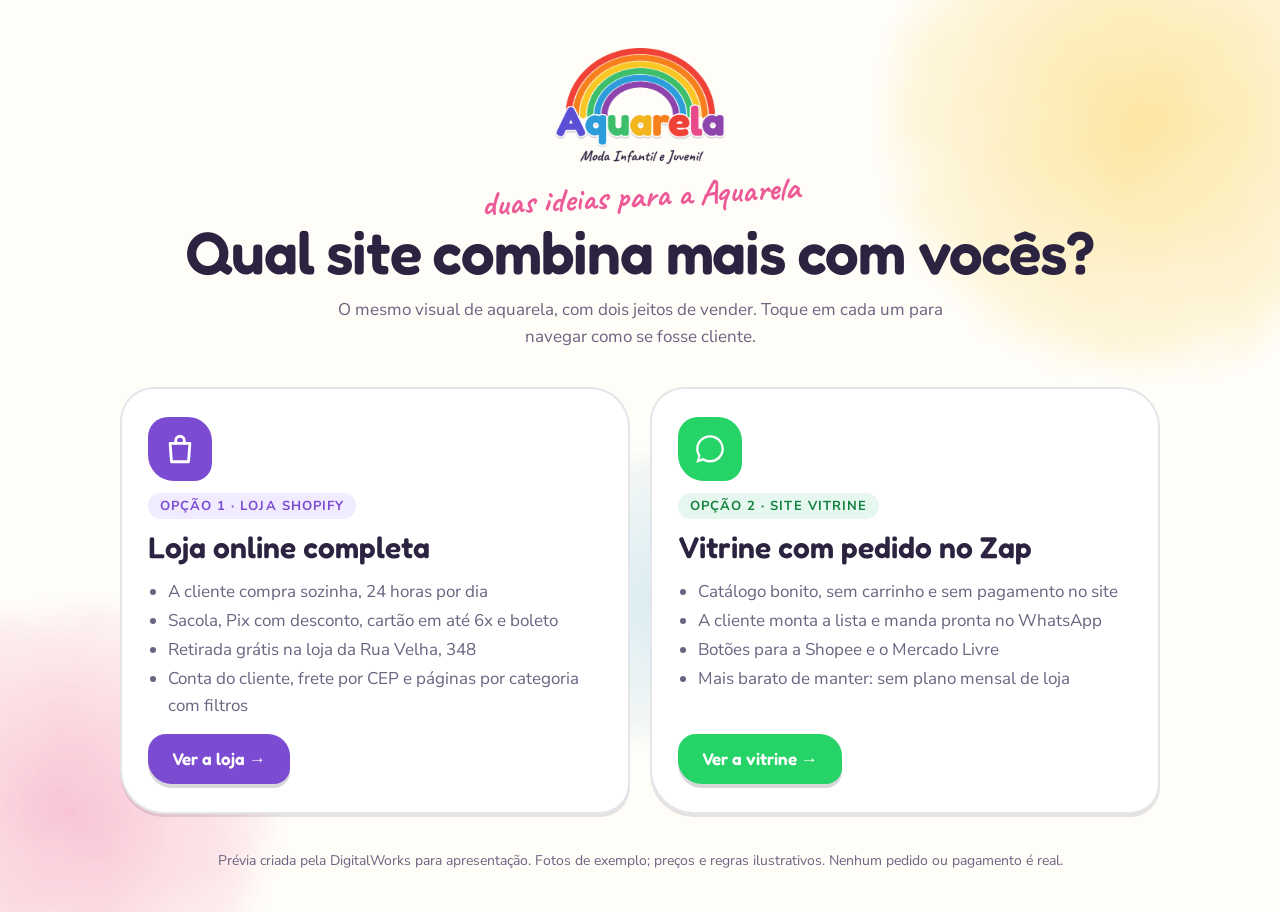
<file: index.html>
<!doctype html>
<html lang="pt-BR">
<head>
  <meta charset="utf-8">
  <meta name="viewport" content="width=device-width, initial-scale=1">
  <meta name="robots" content="noindex, nofollow">
  <title>Aquarela · duas opções de site</title>
  <link rel="icon" type="image/png" href="favicon.png">
  <style>
    @font-face { font-family: 'Fredoka'; font-weight: 500 700; font-display: swap; src: url(loja-vitrine/assets/fonts/fredoka-2.woff2) format('woff2'); }
    @font-face { font-family: 'Nunito Sans'; font-weight: 400 800; font-display: swap; src: url(loja-vitrine/assets/fonts/nunito-sans-2.woff2) format('woff2'); }
    @font-face { font-family: 'Caveat'; font-weight: 600 700; font-display: swap; src: url(loja-vitrine/assets/fonts/caveat.woff2) format('woff2'); }
    :root { --tinta: #2b2340; --suave: #6b6380; --roxo: #7b4bd1; --rosa: #ec5b97; --verde: #3dbe6b; --linha: rgba(43, 35, 64, .12); }
    * { box-sizing: border-box; }
    body { margin: 0; min-height: 100vh; font: 400 17px/1.6 'Nunito Sans', system-ui, sans-serif; color: var(--tinta); background: #fffdf8; overflow-x: hidden; }
    .mancha { position: fixed; border-radius: 50%; filter: url(#tinta); opacity: .5; mix-blend-mode: multiply; pointer-events: none; z-index: 0; }
    .m1 { width: 520px; height: 520px; right: -120px; top: -140px; background: radial-gradient(circle, rgba(249, 198, 35, .8), rgba(249, 198, 35, .25) 60%, transparent 72%); }
    .m2 { width: 420px; height: 420px; left: -140px; bottom: -120px; background: radial-gradient(circle, rgba(236, 91, 151, .7), rgba(236, 91, 151, .2) 60%, transparent 72%); }
    .m3 { width: 300px; height: 300px; left: 40%; top: 50%; background: radial-gradient(circle, rgba(45, 156, 219, .6), rgba(45, 156, 219, .2) 60%, transparent 72%); opacity: .3; }
    main { position: relative; z-index: 1; width: min(1040px, 100% - 32px); margin: 0 auto; padding: 48px 0 40px; text-align: center; }
    .logo { width: 170px; margin: 0 auto 10px; display: block; }
    .mao { font: 700 34px 'Caveat', cursive; color: var(--rosa); display: inline-block; transform: rotate(-3deg); }
    h1 { font: 600 clamp(36px, 6vw, 60px)/1.05 'Fredoka', sans-serif; margin: 4px 0 12px; letter-spacing: -.02em; }
    .sub { color: var(--suave); max-width: 620px; margin: 0 auto 36px; }
    .opcoes { display: grid; gap: 20px; text-align: left; }
    @media (min-width: 800px) { .opcoes { grid-template-columns: 1fr 1fr; } }
    a.opcao { display: flex; flex-direction: column; gap: 12px; padding: 30px 28px; background: #fff; border-radius: 34px 40px 30px 44px; box-shadow: 0 3px 0 var(--linha), inset 0 0 0 2px var(--linha); text-decoration: none; color: inherit; transition: transform .15s; }
    a.opcao:hover { transform: rotate(-1deg) translateY(-4px); }
    .icone { width: 64px; height: 64px; border-radius: 20px 24px 18px 26px; display: flex; align-items: center; justify-content: center; color: #fff; }
    .icone svg { width: 34px; height: 34px; }
    .opcao--loja .icone { background: var(--roxo); }
    .opcao--vitrine .icone { background: #25d366; }
    .tag { align-self: flex-start; font: 700 13px 'Nunito Sans', sans-serif; letter-spacing: .08em; text-transform: uppercase; padding: 4px 12px; border-radius: 999px; background: #f1ebff; color: var(--roxo); }
    .opcao--vitrine .tag { background: #e6f7ef; color: #12823e; }
    h2 { font: 600 30px/1.1 'Fredoka', sans-serif; margin: 0; }
    ul { margin: 0; padding-left: 20px; color: var(--suave); }
    li { margin: 2px 0; }
    .bt { margin-top: auto; align-self: flex-start; display: inline-flex; align-items: center; gap: 8px; min-height: 50px; padding: 0 24px; border-radius: 18px 22px 16px 24px; background: var(--roxo); color: #fff; font: 600 17px 'Fredoka', sans-serif; box-shadow: 0 4px 0 rgba(43, 35, 64, .18); }
    .opcao--vitrine .bt { background: #25d366; }
    footer { margin-top: 36px; font-size: 14px; color: var(--suave); }
  </style>
</head>
<body>
  <svg width="0" height="0" style="position:absolute" aria-hidden="true">
    <filter id="tinta" x="-20%" y="-20%" width="140%" height="140%">
      <feTurbulence type="fractalNoise" baseFrequency=".018" numOctaves="3" seed="7" result="r"/>
      <feDisplacementMap in="SourceGraphic" in2="r" scale="38" xChannelSelector="R" yChannelSelector="G" result="b"/>
      <feGaussianBlur in="b" stdDeviation="3"/>
    </filter>
  </svg>
  <span class="mancha m1"></span><span class="mancha m2"></span><span class="mancha m3"></span>

  <main>
    <img class="logo" src="logo.png" alt="Aquarela Moda Infantil e Juvenil">
    <span class="mao">duas ideias para a Aquarela</span>
    <h1>Qual site combina mais com vocês?</h1>
    <p class="sub">O mesmo visual de aquarela, com dois jeitos de vender. Toque em cada um para navegar como se fosse cliente.</p>

    <div class="opcoes">
      <a class="opcao opcao--loja" href="loja-shopify/index.html">
        <span class="icone"><svg viewBox="0 0 24 24" fill="none" stroke="currentColor" stroke-width="2" stroke-linecap="round" stroke-linejoin="round" aria-hidden="true"><path d="M5 8h14l-1 13H6L5 8Z"/><path d="M9 8V6a3 3 0 0 1 6 0v2"/></svg></span>
        <span class="tag">Opção 1 · Loja Shopify</span>
        <h2>Loja online completa</h2>
        <ul>
          <li>A cliente compra sozinha, 24 horas por dia</li>
          <li>Sacola, Pix com desconto, cartão em até 6x e boleto</li>
          <li>Retirada grátis na loja da Rua Velha, 348</li>
          <li>Conta do cliente, frete por CEP e páginas por categoria com filtros</li>
        </ul>
        <span class="bt">Ver a loja →</span>
      </a>
      <a class="opcao opcao--vitrine" href="loja-vitrine/index.html">
        <span class="icone"><svg viewBox="0 0 32 32" fill="currentColor" aria-hidden="true"><path d="M16 3C8.8 3 3 8.7 3 15.8c0 2.5.7 4.9 2 7L3 29l6.4-2c2 1.1 4.3 1.7 6.6 1.7 7.2 0 13-5.7 13-12.8S23.2 3 16 3Zm0 23.4c-2.1 0-4.1-.6-5.9-1.7l-.4-.2-3.8 1.2 1.2-3.7-.3-.4a10.5 10.5 0 0 1-1.7-5.8C5.1 9.9 10 5.2 16 5.2s10.9 4.7 10.9 10.6S22 26.4 16 26.4Z"/></svg></span>
        <span class="tag">Opção 2 · Site vitrine</span>
        <h2>Vitrine com pedido no Zap</h2>
        <ul>
          <li>Catálogo bonito, sem carrinho e sem pagamento no site</li>
          <li>A cliente monta a lista e manda pronta no WhatsApp</li>
          <li>Botões para a Shopee e o Mercado Livre</li>
          <li>Mais barato de manter: sem plano mensal de loja</li>
        </ul>
        <span class="bt">Ver a vitrine →</span>
      </a>
    </div>
    <footer>Prévia criada pela DigitalWorks para apresentação. Fotos de exemplo; preços e regras ilustrativos. Nenhum pedido ou pagamento é real.</footer>
  </main>
</body>
</html>
</file>
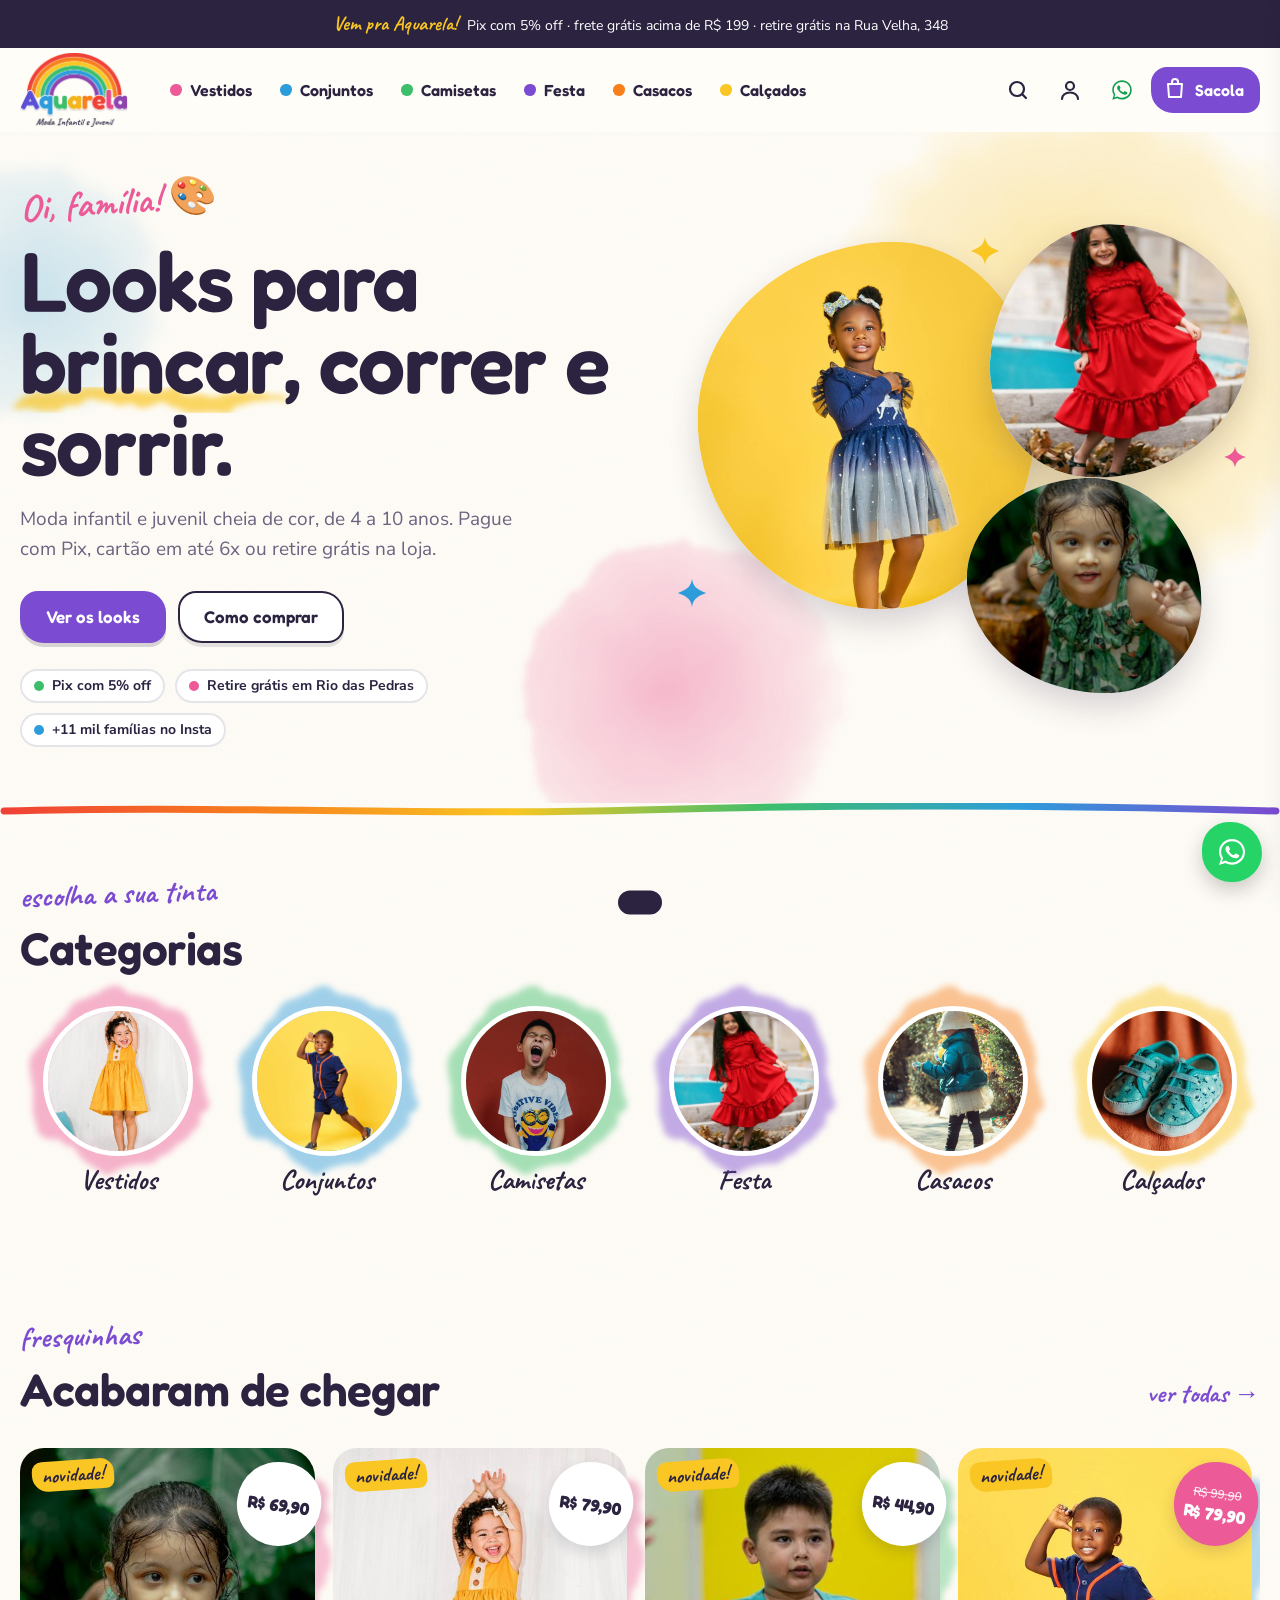
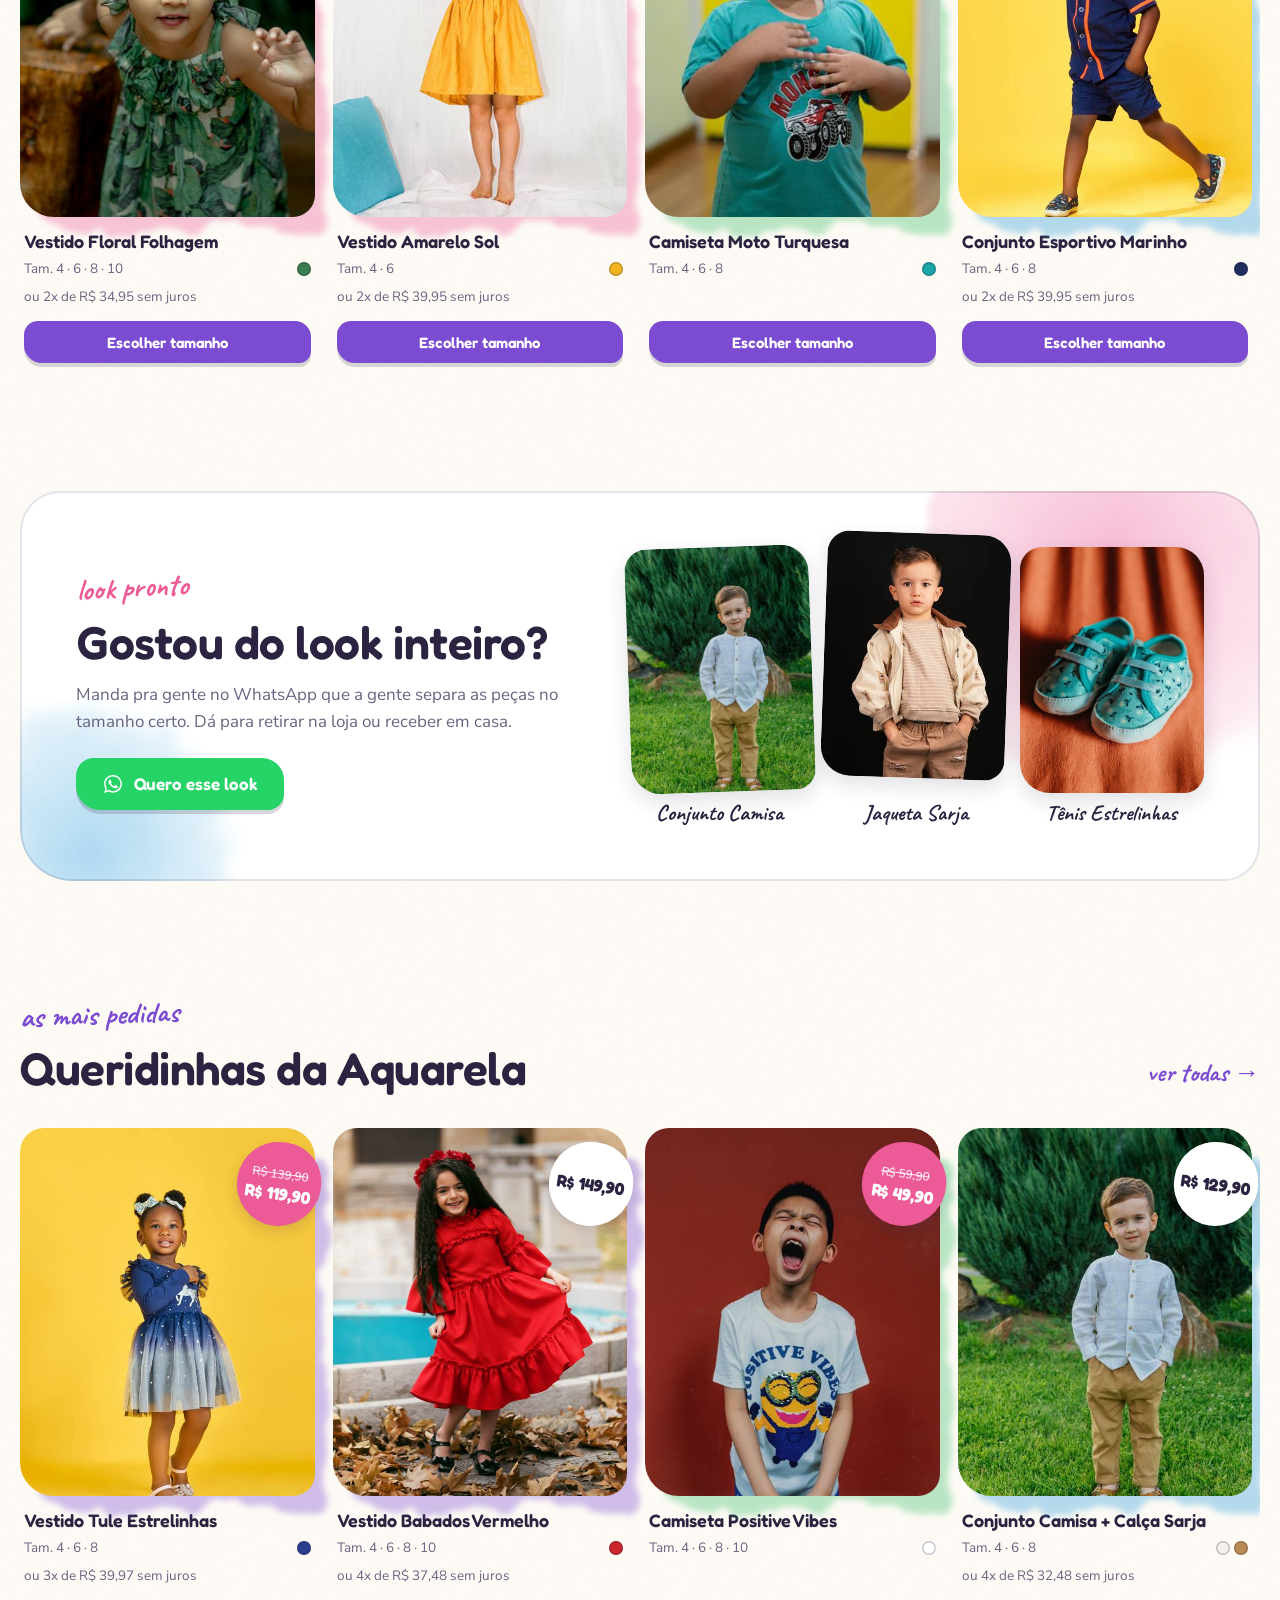
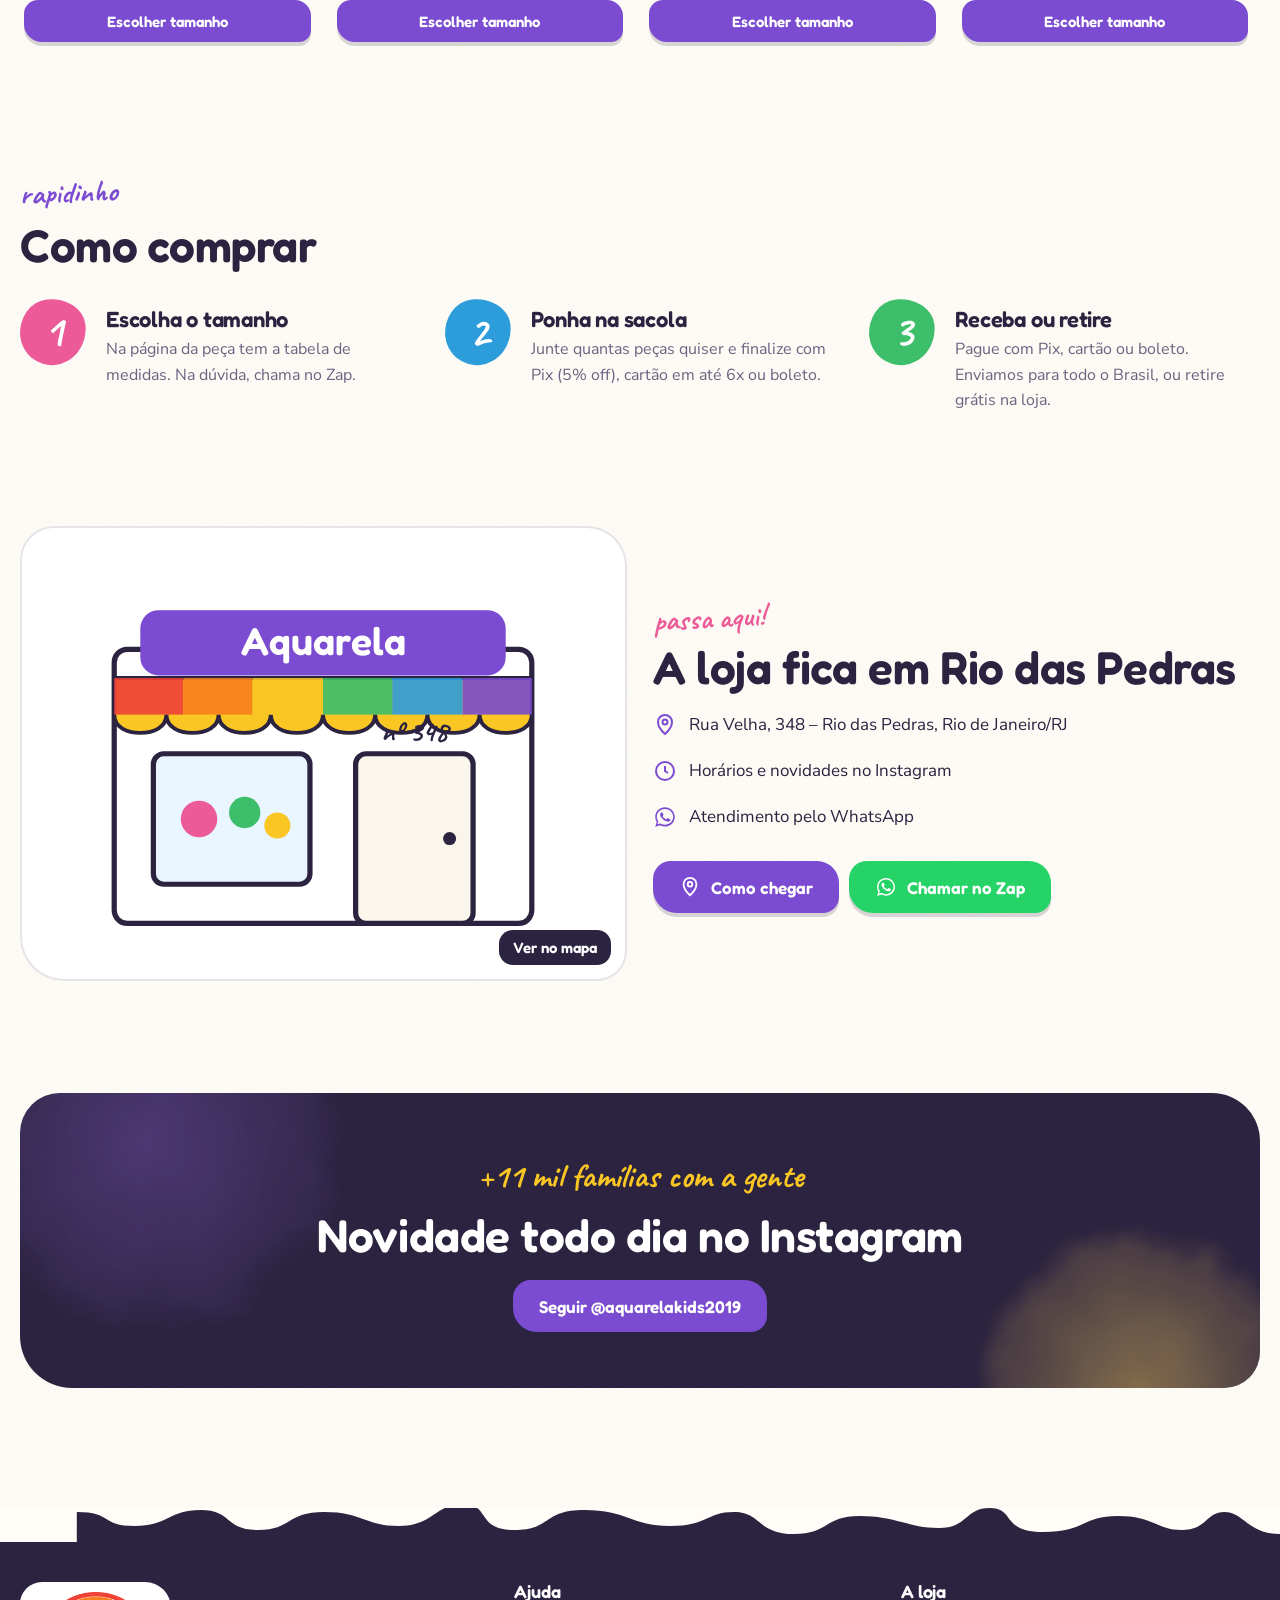
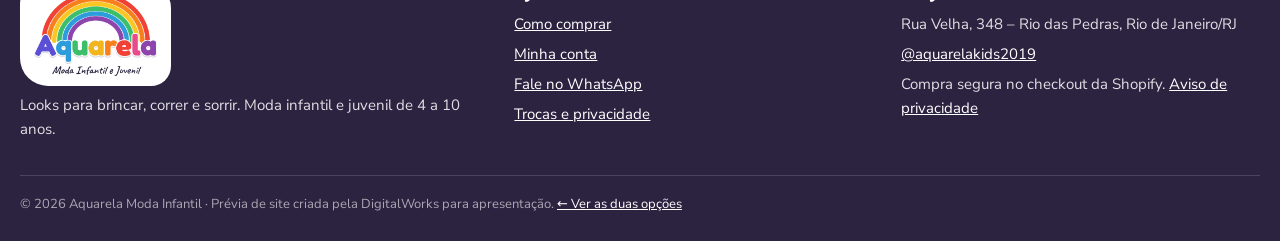
<file: loja-shopify/index.html>
<!doctype html>
<html lang="pt-BR">
<head>
  <meta charset="utf-8">
  <meta name="viewport" content="width=device-width, initial-scale=1">
  <meta name="robots" content="noindex, nofollow">
  <!-- Segurança: só arquivos do próprio site; o mapa do Google entra só no clique. -->
  <meta http-equiv="Content-Security-Policy" content="default-src 'self'; script-src 'self'; style-src 'self'; font-src 'self'; img-src 'self' data:; frame-src https://www.google.com; base-uri 'none'; form-action 'self'; object-src 'none'">
  <title>Aquarela Moda Infantil · Loja online (prévia Shopify)</title>
  <meta name="description" content="Aquarela Moda Infantil, em Rio das Pedras (RJ). Escolha os looks, monte a sua lista e peça pelo WhatsApp, pela Shopee ou pelo Mercado Livre.">
  <meta name="theme-color" content="#7b4bd1">
  <link rel="icon" type="image/png" href="assets/img/favicon.png">
  <link rel="stylesheet" href="assets/css/estilo.css?v=6">
  <script src="assets/js/dados.js?v=1" defer></script>
  <script src="assets/js/app.js?v=8" defer></script>
</head>
<body data-pagina="inicio">
  <!-- filtro que dá borda de tinta às manchas -->
  <svg width="0" height="0" class="vh" aria-hidden="true">
    <filter id="tinta" x="-20%" y="-20%" width="140%" height="140%">
      <feTurbulence type="fractalNoise" baseFrequency=".018" numOctaves="3" seed="7" result="ruido"/>
      <feDisplacementMap in="SourceGraphic" in2="ruido" scale="38" xChannelSelector="R" yChannelSelector="G" result="borda"/>
      <feGaussianBlur in="borda" stdDeviation="3"/>
    </filter>
    <linearGradient id="arco" x1="0" x2="1">
      <stop offset="0" stop-color="#ef4136"/><stop offset=".2" stop-color="#f7801d"/><stop offset=".4" stop-color="#f9c623"/>
      <stop offset=".6" stop-color="#3dbe6b"/><stop offset=".8" stop-color="#2d9cdb"/><stop offset="1" stop-color="#7b4bd1"/>
    </linearGradient>
  </svg>
  <a class="pular" href="#conteudo">Pular para o conteúdo</a>

  <div class="aviso"><strong>Vem pra Aquarela!</strong> Pix com 5% off · frete grátis acima de R$ 199 · retire grátis na Rua Velha, 348</div>

  <header class="topo" id="topo"></header>

  <main id="conteudo">
    <section class="hero">
      <span class="mancha mancha--amarelo" data-pos="hero-1"></span>
      <span class="mancha mancha--rosa" data-pos="hero-2"></span>
      <span class="mancha mancha--azul" data-pos="hero-3"></span>
      <div class="wrap hero__grade">
        <div>
          <span class="hero__oi">Oi, família! 🎨</span>
          <h1>Looks para <em>brincar</em>, correr e sorrir.</h1>
          <p>Moda infantil e juvenil cheia de cor, de 4 a 10 anos. Pague com Pix, cartão em até 6x ou retire grátis na loja.</p>
          <div class="hero__bts">
            <a class="bt" href="colecao.html">Ver os looks</a>
            <a class="bt bt--papel" href="#como-comprar">Como comprar</a>
          </div>
          <ul class="selinhos">
            <li data-c="verde">Pix com 5% off</li>
            <li data-c="rosa">Retire grátis em Rio das Pedras</li>
            <li data-c="azul">+11 mil famílias no Insta</li>
          </ul>
        </div>
        <div class="colagem" id="colagem" aria-hidden="true"></div>
      </div>
    </section>

    <svg class="pincelada" viewBox="0 0 1200 14" preserveAspectRatio="none" aria-hidden="true"><path d="M4 8 C 200 2, 400 13, 600 7 S 1000 2, 1196 8" stroke="url(#arco)" stroke-width="7" fill="none" stroke-linecap="round"/></svg>

    <section class="secao" aria-labelledby="t-cat">
      <div class="wrap">
        <div class="cab"><div><span class="mao">escolha a sua tinta</span><h2 id="t-cat">Categorias</h2></div></div>
        <ul class="potes" id="potes"></ul>
      </div>
    </section>

    <section class="secao" aria-labelledby="t-nov">
      <div class="wrap">
        <div class="cab"><div><span class="mao">fresquinhas</span><h2 id="t-nov">Acabaram de chegar</h2></div><a class="link-mao" href="colecao.html?c=novidades">ver todas →</a></div>
        <div class="trilho" id="novidades"></div>
      </div>
    </section>

    <section class="secao">
      <div class="wrap">
        <div class="painel" id="painel-look">
          <span class="mancha mancha--rosa" data-pos="painel-1"></span>
          <span class="mancha mancha--azul" data-pos="painel-2"></span>
          <div>
            <span class="mao">look pronto</span>
            <h2>Gostou do look inteiro?</h2>
            <p>Manda pra gente no WhatsApp que a gente separa as peças no tamanho certo. Dá para retirar na loja ou receber em casa.</p>
            <button class="bt bt--zap" type="button" id="look-zap"></button>
          </div>
          <div class="look" id="look"></div>
        </div>
      </div>
    </section>

    <section class="secao" aria-labelledby="t-quer">
      <div class="wrap">
        <div class="cab"><div><span class="mao">as mais pedidas</span><h2 id="t-quer">Queridinhas da Aquarela</h2></div><a class="link-mao" href="colecao.html?c=queridinhas">ver todas →</a></div>
        <div class="trilho" id="queridinhas"></div>
      </div>
    </section>

    <section class="secao" id="como-comprar" aria-labelledby="t-como">
      <div class="wrap">
        <div class="cab"><div><span class="mao">rapidinho</span><h2 id="t-como">Como comprar</h2></div></div>
        <ol class="passos">
          <li class="passo"><h3>Escolha o tamanho</h3><p>Na página da peça tem a tabela de medidas. Na dúvida, chama no Zap.</p></li>
          <li class="passo"><h3>Ponha na sacola</h3><p>Junte quantas peças quiser e finalize com Pix (5% off), cartão em até 6x ou boleto.</p></li>
          <li class="passo"><h3>Receba ou retire</h3><p>Pague com Pix, cartão ou boleto. Enviamos para todo o Brasil, ou retire grátis na loja.</p></li>
        </ol>
      </div>
    </section>

    <section class="secao" id="loja" aria-labelledby="t-loja">
      <div class="wrap loja">
        <div class="fachada" id="fachada">
          <svg viewBox="0 0 400 300" aria-hidden="true">
            <rect x="40" y="70" width="320" height="210" rx="10" fill="#fff" stroke="#2b2340" stroke-width="4"/>
            <rect x="60" y="40" width="280" height="50" rx="14" fill="#7b4bd1"/>
            <text x="200" y="74" text-anchor="middle" font-family="Fredoka, sans-serif" font-size="30" font-weight="600" fill="#fff">Aquarela</text>
            <g stroke="#2b2340" stroke-width="3">
              <path d="M40 92h320v28c0 10-10 14-20 14s-20-4-20-14c0 10-10 14-20 14s-20-4-20-14c0 10-10 14-20 14s-20-4-20-14c0 10-10 14-20 14s-20-4-20-14c0 10-10 14-20 14s-20-4-20-14c0 10-10 14-20 14s-20-4-20-14c0 10-10 14-20 14s-20-4-20-14c0 10-10 14-20 14s-20-4-20-14z" fill="#f9c623"/>
            </g>
            <g opacity=".9"><rect x="40" y="92" width="53" height="28" fill="#ef4136"/><rect x="93" y="92" width="53" height="28" fill="#f7801d"/><rect x="146" y="92" width="54" height="28" fill="#f9c623"/><rect x="200" y="92" width="53" height="28" fill="#3dbe6b"/><rect x="253" y="92" width="54" height="28" fill="#2d9cdb"/><rect x="307" y="92" width="53" height="28" fill="#7b4bd1"/></g>
            <rect x="70" y="150" width="120" height="100" rx="8" fill="#e9f5ff" stroke="#2b2340" stroke-width="4"/>
            <circle cx="105" cy="200" r="14" fill="#ec5b97"/><circle cx="140" cy="195" r="12" fill="#3dbe6b"/><circle cx="165" cy="205" r="10" fill="#f9c623"/>
            <rect x="225" y="150" width="90" height="130" rx="8" fill="#fbf6ec" stroke="#2b2340" stroke-width="4"/>
            <circle cx="297" cy="215" r="5" fill="#2b2340"/>
            <text x="270" y="140" text-anchor="middle" font-family="Caveat, cursive" font-size="22" font-weight="700" fill="#2b2340">nº 348</text>
          </svg>
          <button class="mapa-bt" type="button" id="ver-mapa"><span>Ver no mapa</span></button>
        </div>
        <div class="loja__info">
          <span class="mao">passa aqui!</span>
          <h2 id="t-loja">A loja fica em Rio das Pedras</h2>
          <ul id="loja-lista"></ul>
          <div class="loja__bts" id="loja-bts"></div>
        </div>
      </div>
    </section>

    <section class="secao">
      <div class="wrap">
        <div class="insta">
          <span class="mancha mancha--roxo" data-pos="insta-1"></span>
          <span class="mancha mancha--amarelo" data-pos="insta-2"></span>
          <span class="mao">+11 mil famílias com a gente</span>
          <h2>Novidade todo dia no Instagram</h2>
          <a class="bt" id="insta-bt" href="https://www.instagram.com/aquarelakids2019/" target="_blank" rel="noopener noreferrer">Seguir @aquarelakids2019</a>
        </div>
      </div>
    </section>
  </main>

  <footer class="rodape" id="rodape"></footer>
</body>
</html>
</file>
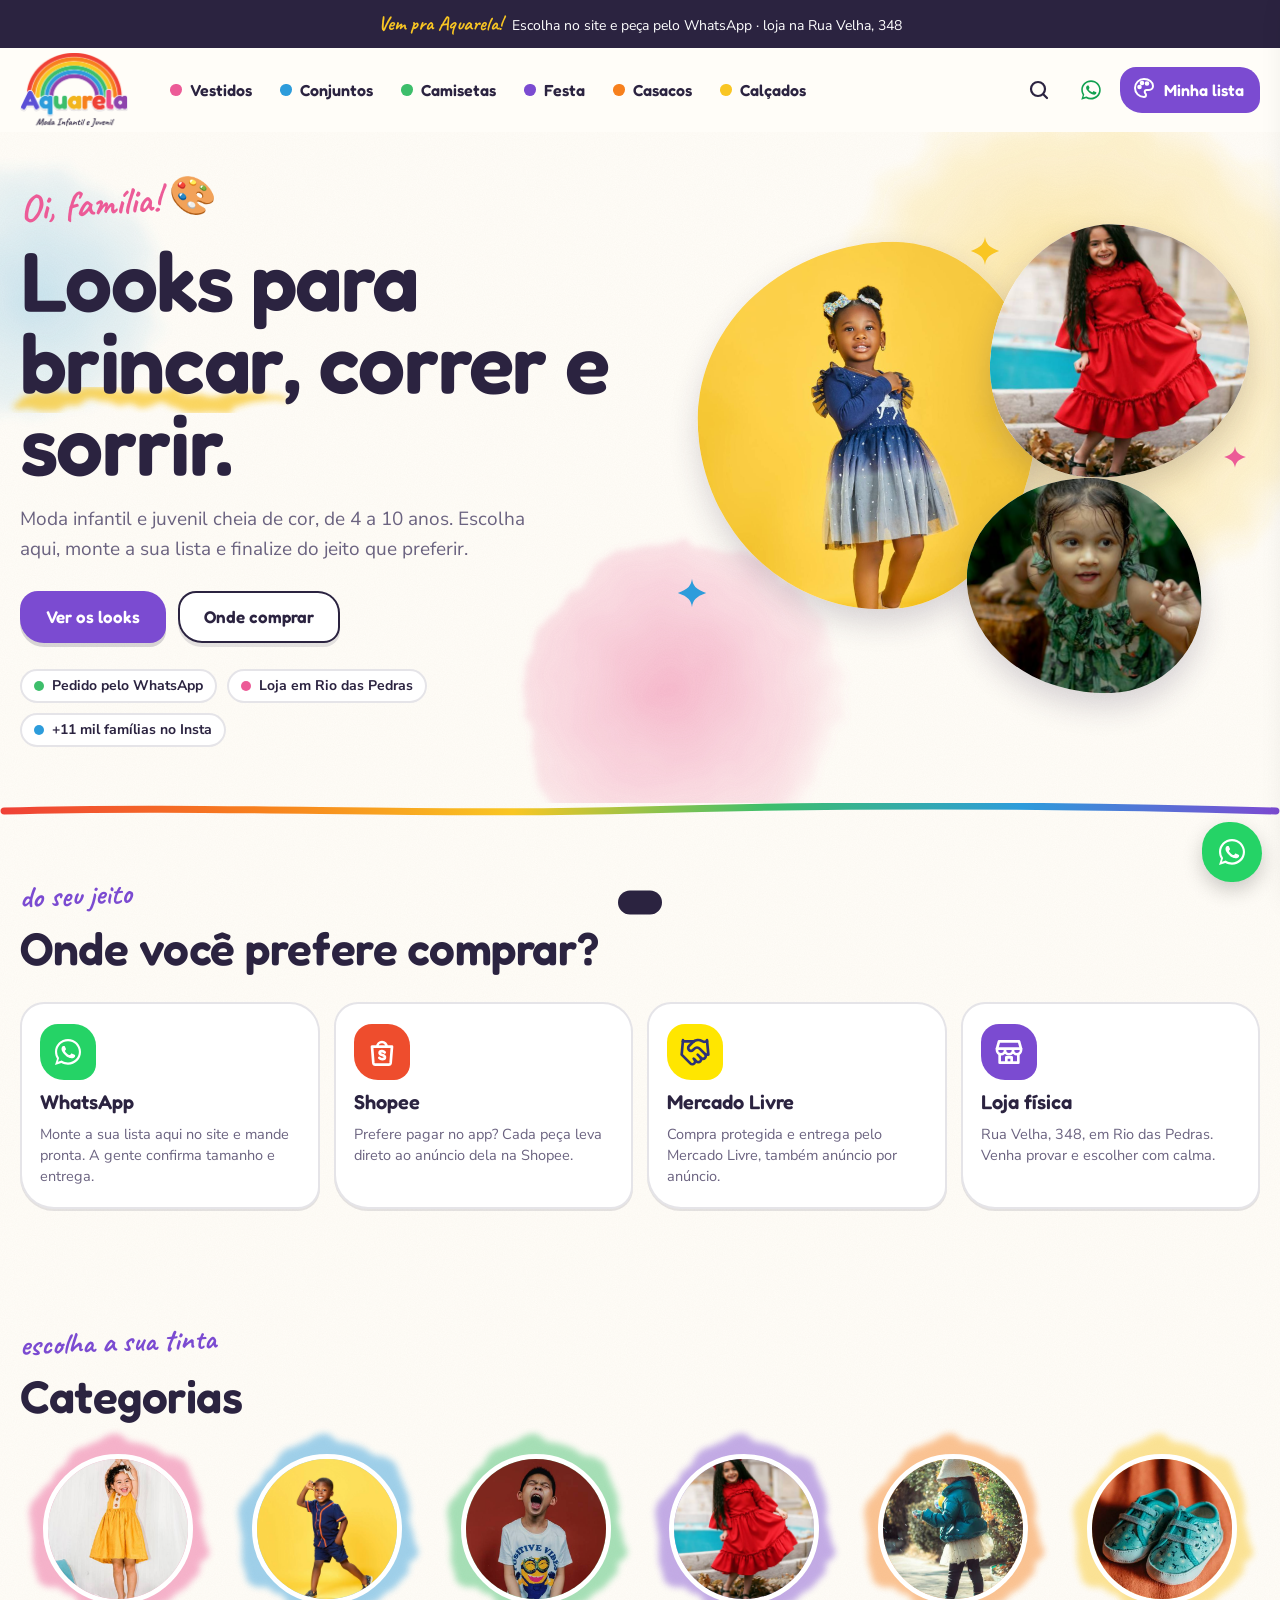
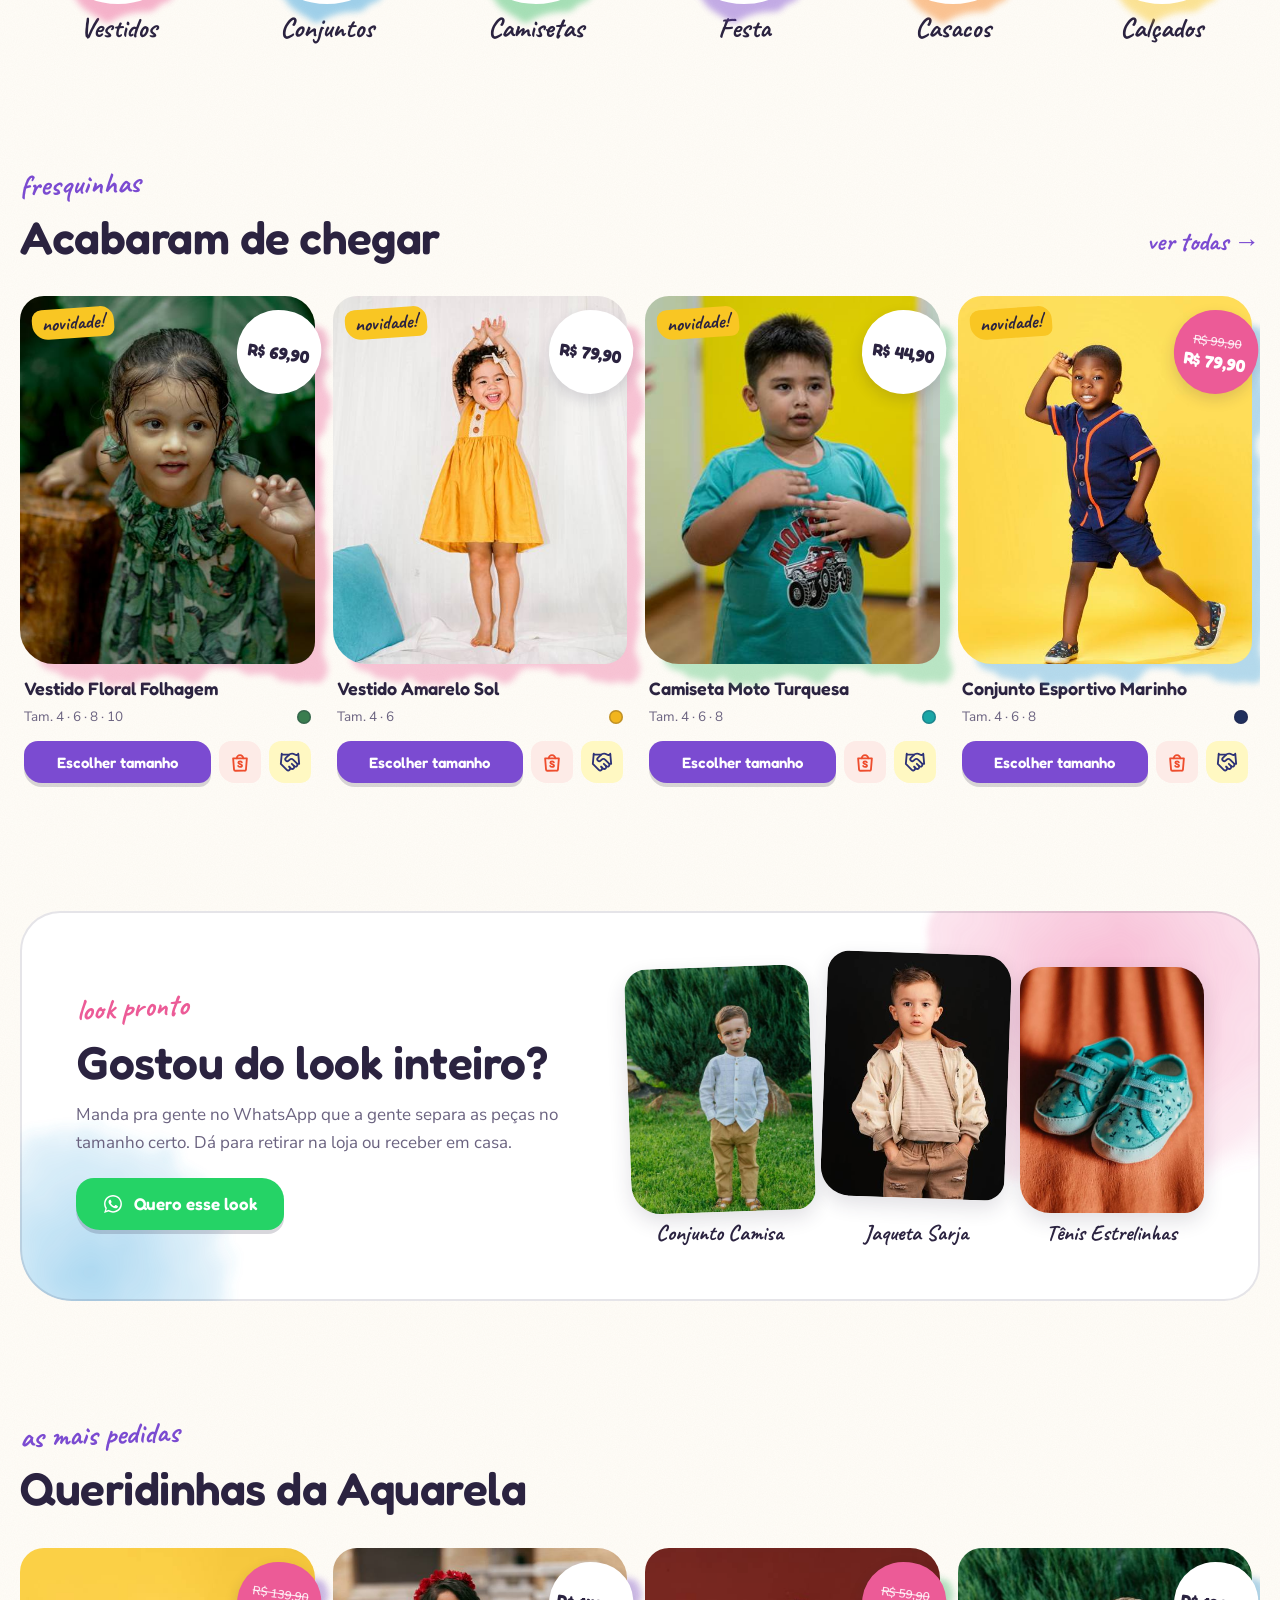
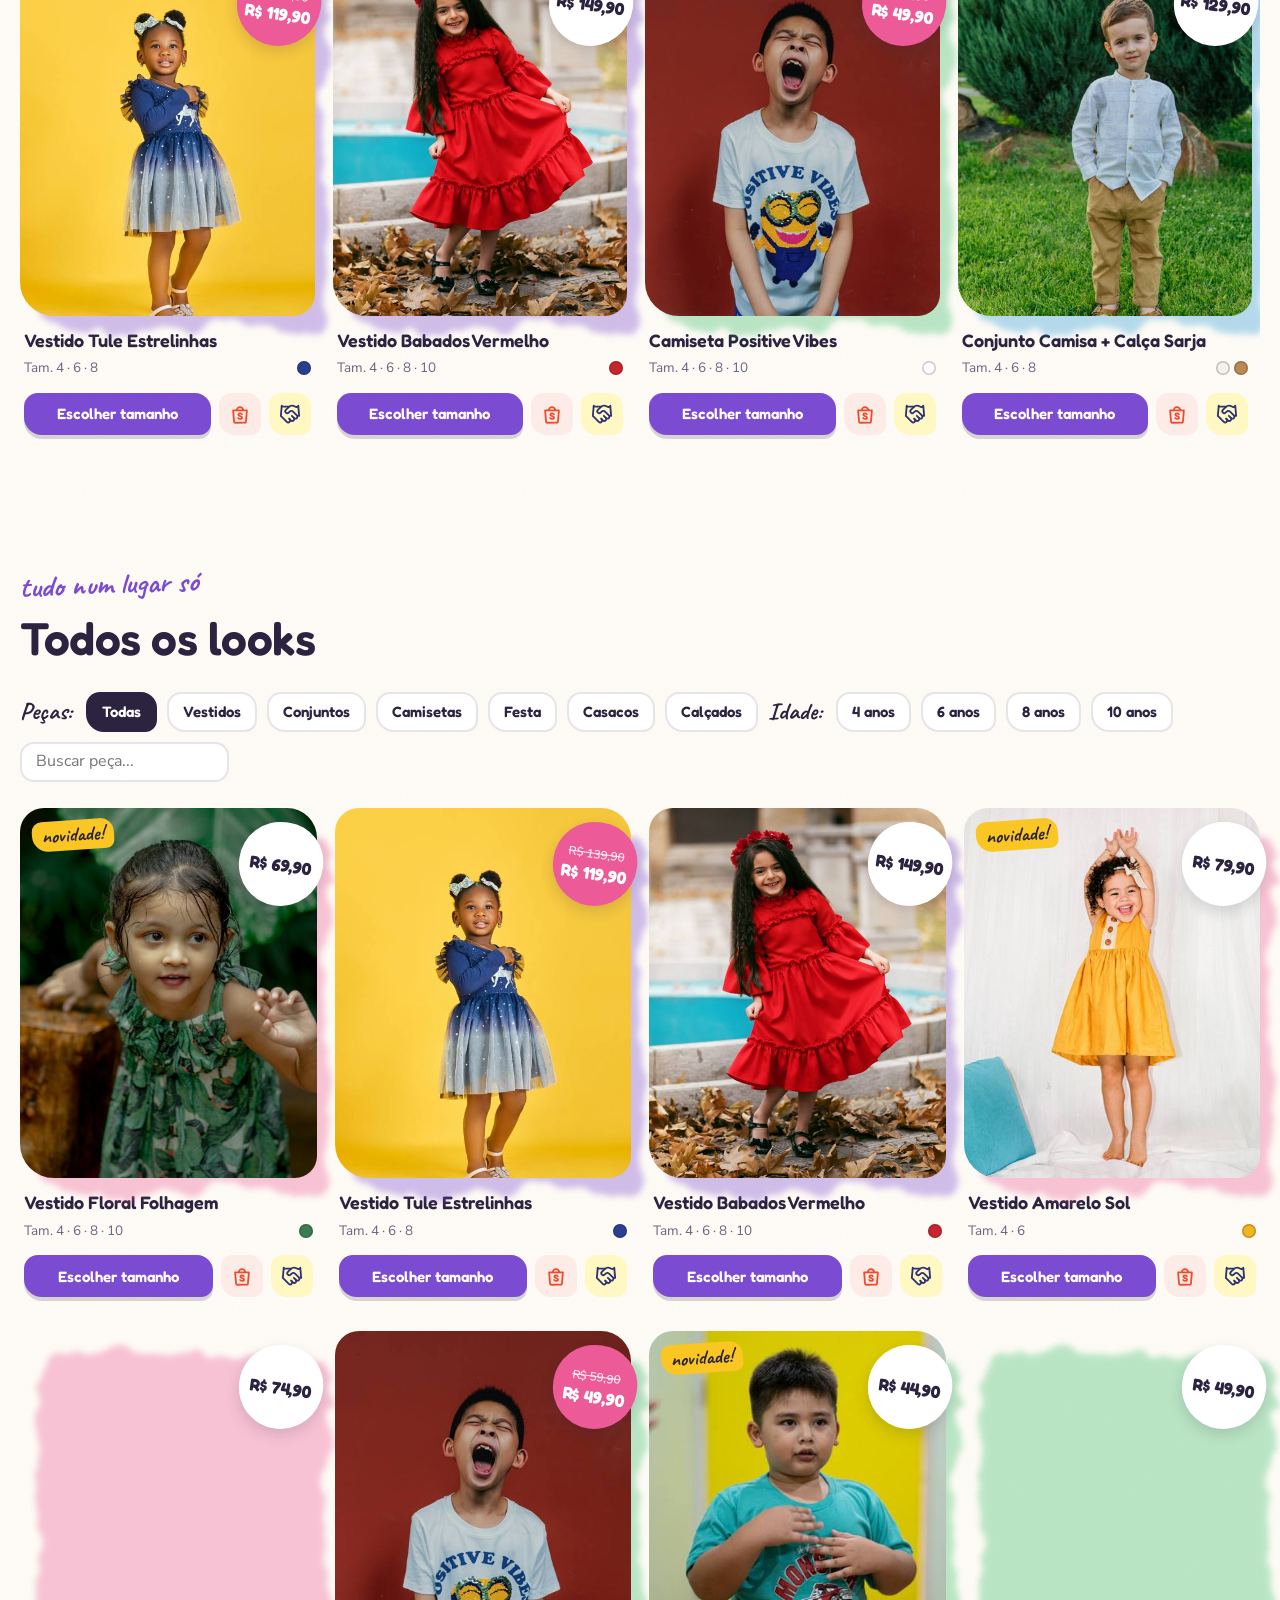
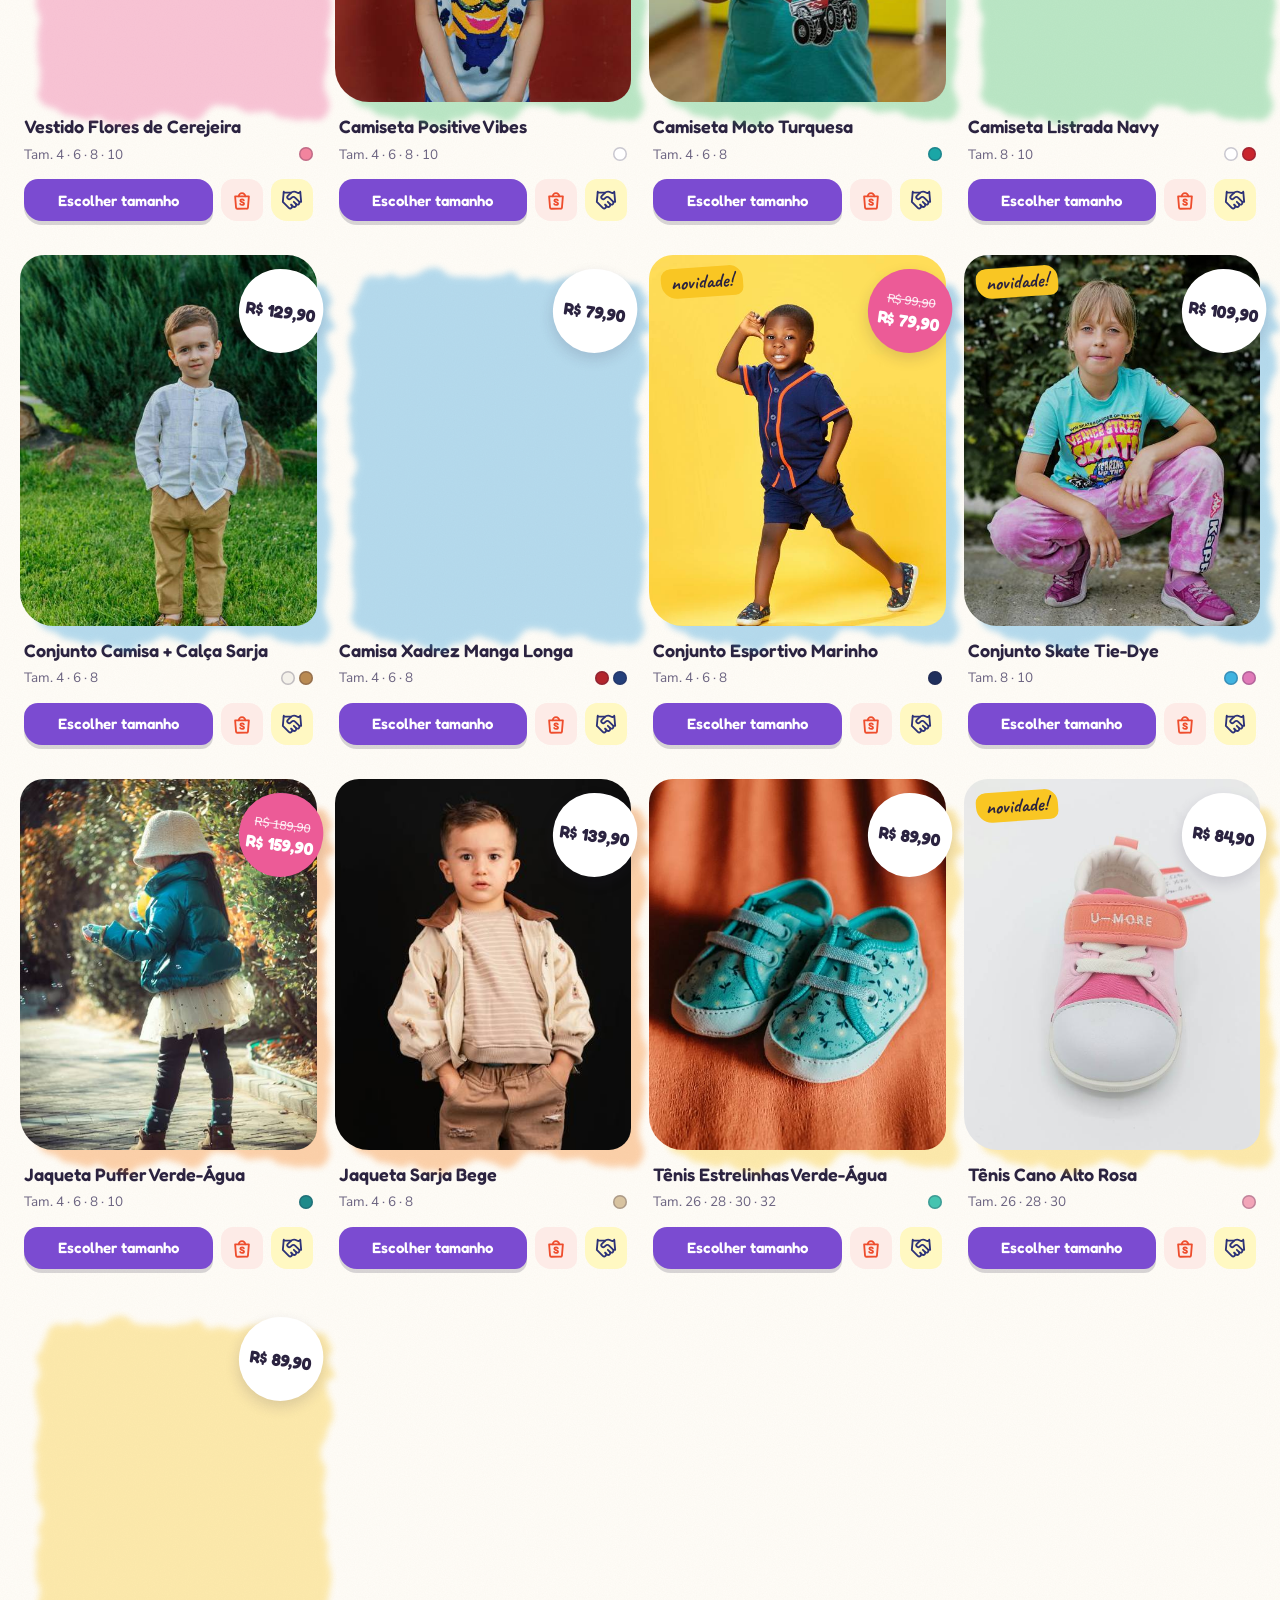
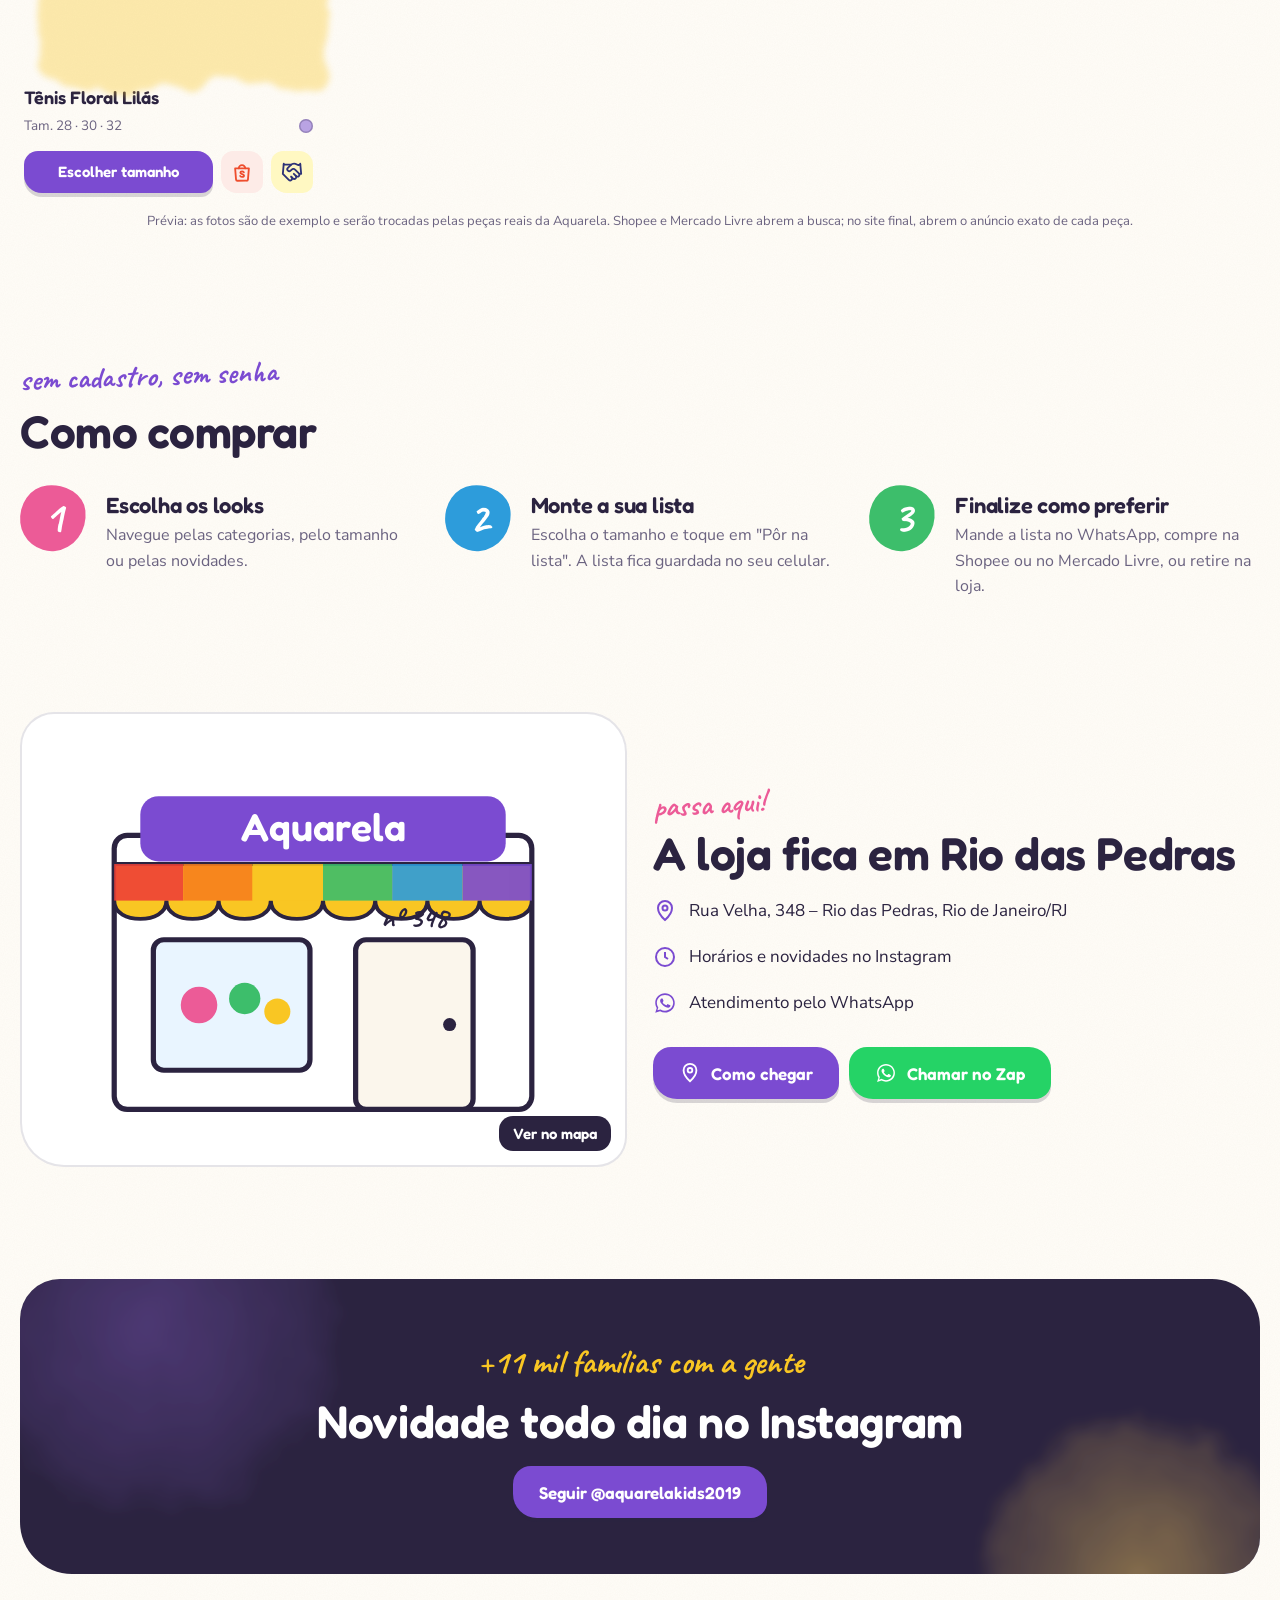
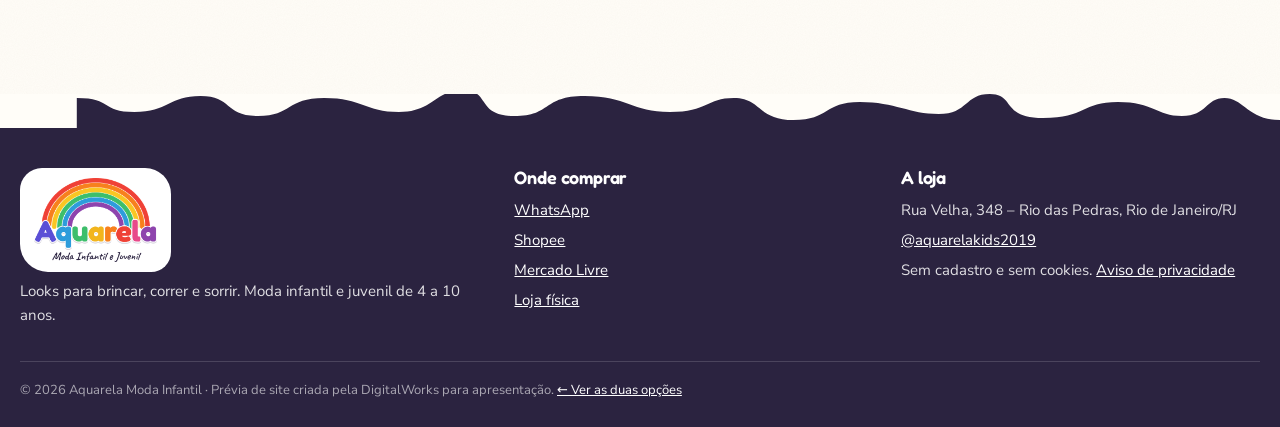
<file: loja-vitrine/index.html>
<!doctype html>
<html lang="pt-BR">
<head>
  <meta charset="utf-8">
  <meta name="viewport" content="width=device-width, initial-scale=1">
  <meta name="robots" content="noindex, nofollow">
  <!-- Segurança: só arquivos do próprio site; o mapa do Google entra só no clique. -->
  <meta http-equiv="Content-Security-Policy" content="default-src 'self'; script-src 'self'; style-src 'self'; font-src 'self'; img-src 'self' data:; frame-src https://www.google.com; base-uri 'none'; form-action 'self'; object-src 'none'">
  <title>Aquarela Moda Infantil · Looks para brincar, correr e sorrir</title>
  <meta name="description" content="Aquarela Moda Infantil, em Rio das Pedras (RJ). Escolha os looks, monte a sua lista e peça pelo WhatsApp, pela Shopee ou pelo Mercado Livre.">
  <meta name="theme-color" content="#7b4bd1">
  <link rel="icon" type="image/png" href="assets/img/favicon.png">
  <link rel="stylesheet" href="assets/css/estilo.css?v=3">
  <script src="assets/js/dados.js?v=1" defer></script>
  <script src="assets/js/app.js?v=1" defer></script>
</head>
<body data-pagina="inicio">
  <!-- filtro que dá borda de tinta às manchas -->
  <svg width="0" height="0" class="vh" aria-hidden="true">
    <filter id="tinta" x="-20%" y="-20%" width="140%" height="140%">
      <feTurbulence type="fractalNoise" baseFrequency=".018" numOctaves="3" seed="7" result="ruido"/>
      <feDisplacementMap in="SourceGraphic" in2="ruido" scale="38" xChannelSelector="R" yChannelSelector="G" result="borda"/>
      <feGaussianBlur in="borda" stdDeviation="3"/>
    </filter>
    <linearGradient id="arco" x1="0" x2="1">
      <stop offset="0" stop-color="#ef4136"/><stop offset=".2" stop-color="#f7801d"/><stop offset=".4" stop-color="#f9c623"/>
      <stop offset=".6" stop-color="#3dbe6b"/><stop offset=".8" stop-color="#2d9cdb"/><stop offset="1" stop-color="#7b4bd1"/>
    </linearGradient>
  </svg>
  <a class="pular" href="#conteudo">Pular para o conteúdo</a>

  <div class="aviso"><strong>Vem pra Aquarela!</strong> Escolha no site e peça pelo WhatsApp · loja na Rua Velha, 348</div>

  <header class="topo" id="topo"></header>

  <main id="conteudo">
    <section class="hero">
      <span class="mancha mancha--amarelo" data-pos="hero-1"></span>
      <span class="mancha mancha--rosa" data-pos="hero-2"></span>
      <span class="mancha mancha--azul" data-pos="hero-3"></span>
      <div class="wrap hero__grade">
        <div>
          <span class="hero__oi">Oi, família! 🎨</span>
          <h1>Looks para <em>brincar</em>, correr e sorrir.</h1>
          <p>Moda infantil e juvenil cheia de cor, de 4 a 10 anos. Escolha aqui, monte a sua lista e finalize do jeito que preferir.</p>
          <div class="hero__bts">
            <a class="bt" href="#looks">Ver os looks</a>
            <a class="bt bt--papel" href="#onde-comprar">Onde comprar</a>
          </div>
          <ul class="selinhos">
            <li data-c="verde">Pedido pelo WhatsApp</li>
            <li data-c="rosa">Loja em Rio das Pedras</li>
            <li data-c="azul">+11 mil famílias no Insta</li>
          </ul>
        </div>
        <div class="colagem" id="colagem" aria-hidden="true"></div>
      </div>
    </section>

    <svg class="pincelada" viewBox="0 0 1200 14" preserveAspectRatio="none" aria-hidden="true"><path d="M4 8 C 200 2, 400 13, 600 7 S 1000 2, 1196 8" stroke="url(#arco)" stroke-width="7" fill="none" stroke-linecap="round"/></svg>

    <section class="secao" id="onde-comprar" aria-labelledby="t-onde">
      <div class="wrap">
        <div class="cab"><div><span class="mao">do seu jeito</span><h2 id="t-onde">Onde você prefere comprar?</h2></div></div>
        <div class="canais" id="canais"></div>
      </div>
    </section>

    <section class="secao" aria-labelledby="t-cat">
      <div class="wrap">
        <div class="cab"><div><span class="mao">escolha a sua tinta</span><h2 id="t-cat">Categorias</h2></div></div>
        <ul class="potes" id="potes"></ul>
      </div>
    </section>

    <section class="secao" aria-labelledby="t-nov">
      <div class="wrap">
        <div class="cab"><div><span class="mao">fresquinhas</span><h2 id="t-nov">Acabaram de chegar</h2></div><a class="link-mao" href="#looks" data-filtro="novidade">ver todas →</a></div>
        <div class="trilho" id="novidades"></div>
      </div>
    </section>

    <section class="secao">
      <div class="wrap">
        <div class="painel" id="painel-look">
          <span class="mancha mancha--rosa" data-pos="painel-1"></span>
          <span class="mancha mancha--azul" data-pos="painel-2"></span>
          <div>
            <span class="mao">look pronto</span>
            <h2>Gostou do look inteiro?</h2>
            <p>Manda pra gente no WhatsApp que a gente separa as peças no tamanho certo. Dá para retirar na loja ou receber em casa.</p>
            <button class="bt bt--zap" type="button" id="look-zap"></button>
          </div>
          <div class="look" id="look"></div>
        </div>
      </div>
    </section>

    <section class="secao" aria-labelledby="t-quer">
      <div class="wrap">
        <div class="cab"><div><span class="mao">as mais pedidas</span><h2 id="t-quer">Queridinhas da Aquarela</h2></div></div>
        <div class="trilho" id="queridinhas"></div>
      </div>
    </section>

    <section class="secao" id="looks" aria-labelledby="t-looks">
      <div class="wrap">
        <div class="cab"><div><span class="mao">tudo num lugar só</span><h2 id="t-looks">Todos os looks</h2></div></div>
        <div class="filtros" id="filtros"></div>
        <div class="grade" id="grade"></div>
        <p class="nota-exemplo" id="nota-exemplo"></p>
      </div>
    </section>

    <section class="secao" id="como-comprar" aria-labelledby="t-como">
      <div class="wrap">
        <div class="cab"><div><span class="mao">sem cadastro, sem senha</span><h2 id="t-como">Como comprar</h2></div></div>
        <ol class="passos">
          <li class="passo"><h3>Escolha os looks</h3><p>Navegue pelas categorias, pelo tamanho ou pelas novidades.</p></li>
          <li class="passo"><h3>Monte a sua lista</h3><p>Escolha o tamanho e toque em "Pôr na lista". A lista fica guardada no seu celular.</p></li>
          <li class="passo"><h3>Finalize como preferir</h3><p>Mande a lista no WhatsApp, compre na Shopee ou no Mercado Livre, ou retire na loja.</p></li>
        </ol>
      </div>
    </section>

    <section class="secao" id="loja" aria-labelledby="t-loja">
      <div class="wrap loja">
        <div class="fachada" id="fachada">
          <svg viewBox="0 0 400 300" aria-hidden="true">
            <rect x="40" y="70" width="320" height="210" rx="10" fill="#fff" stroke="#2b2340" stroke-width="4"/>
            <rect x="60" y="40" width="280" height="50" rx="14" fill="#7b4bd1"/>
            <text x="200" y="74" text-anchor="middle" font-family="Fredoka, sans-serif" font-size="30" font-weight="600" fill="#fff">Aquarela</text>
            <g stroke="#2b2340" stroke-width="3">
              <path d="M40 92h320v28c0 10-10 14-20 14s-20-4-20-14c0 10-10 14-20 14s-20-4-20-14c0 10-10 14-20 14s-20-4-20-14c0 10-10 14-20 14s-20-4-20-14c0 10-10 14-20 14s-20-4-20-14c0 10-10 14-20 14s-20-4-20-14c0 10-10 14-20 14s-20-4-20-14c0 10-10 14-20 14s-20-4-20-14z" fill="#f9c623"/>
            </g>
            <g opacity=".9"><rect x="40" y="92" width="53" height="28" fill="#ef4136"/><rect x="93" y="92" width="53" height="28" fill="#f7801d"/><rect x="146" y="92" width="54" height="28" fill="#f9c623"/><rect x="200" y="92" width="53" height="28" fill="#3dbe6b"/><rect x="253" y="92" width="54" height="28" fill="#2d9cdb"/><rect x="307" y="92" width="53" height="28" fill="#7b4bd1"/></g>
            <rect x="70" y="150" width="120" height="100" rx="8" fill="#e9f5ff" stroke="#2b2340" stroke-width="4"/>
            <circle cx="105" cy="200" r="14" fill="#ec5b97"/><circle cx="140" cy="195" r="12" fill="#3dbe6b"/><circle cx="165" cy="205" r="10" fill="#f9c623"/>
            <rect x="225" y="150" width="90" height="130" rx="8" fill="#fbf6ec" stroke="#2b2340" stroke-width="4"/>
            <circle cx="297" cy="215" r="5" fill="#2b2340"/>
            <text x="270" y="140" text-anchor="middle" font-family="Caveat, cursive" font-size="22" font-weight="700" fill="#2b2340">nº 348</text>
          </svg>
          <button class="mapa-bt" type="button" id="ver-mapa"><span>Ver no mapa</span></button>
        </div>
        <div class="loja__info">
          <span class="mao">passa aqui!</span>
          <h2 id="t-loja">A loja fica em Rio das Pedras</h2>
          <ul id="loja-lista"></ul>
          <div class="loja__bts" id="loja-bts"></div>
        </div>
      </div>
    </section>

    <section class="secao">
      <div class="wrap">
        <div class="insta">
          <span class="mancha mancha--roxo" data-pos="insta-1"></span>
          <span class="mancha mancha--amarelo" data-pos="insta-2"></span>
          <span class="mao">+11 mil famílias com a gente</span>
          <h2>Novidade todo dia no Instagram</h2>
          <a class="bt" id="insta-bt" href="https://www.instagram.com/aquarelakids2019/" target="_blank" rel="noopener noreferrer">Seguir @aquarelakids2019</a>
        </div>
      </div>
    </section>
  </main>

  <footer class="rodape" id="rodape"></footer>
</body>
</html>
</file>
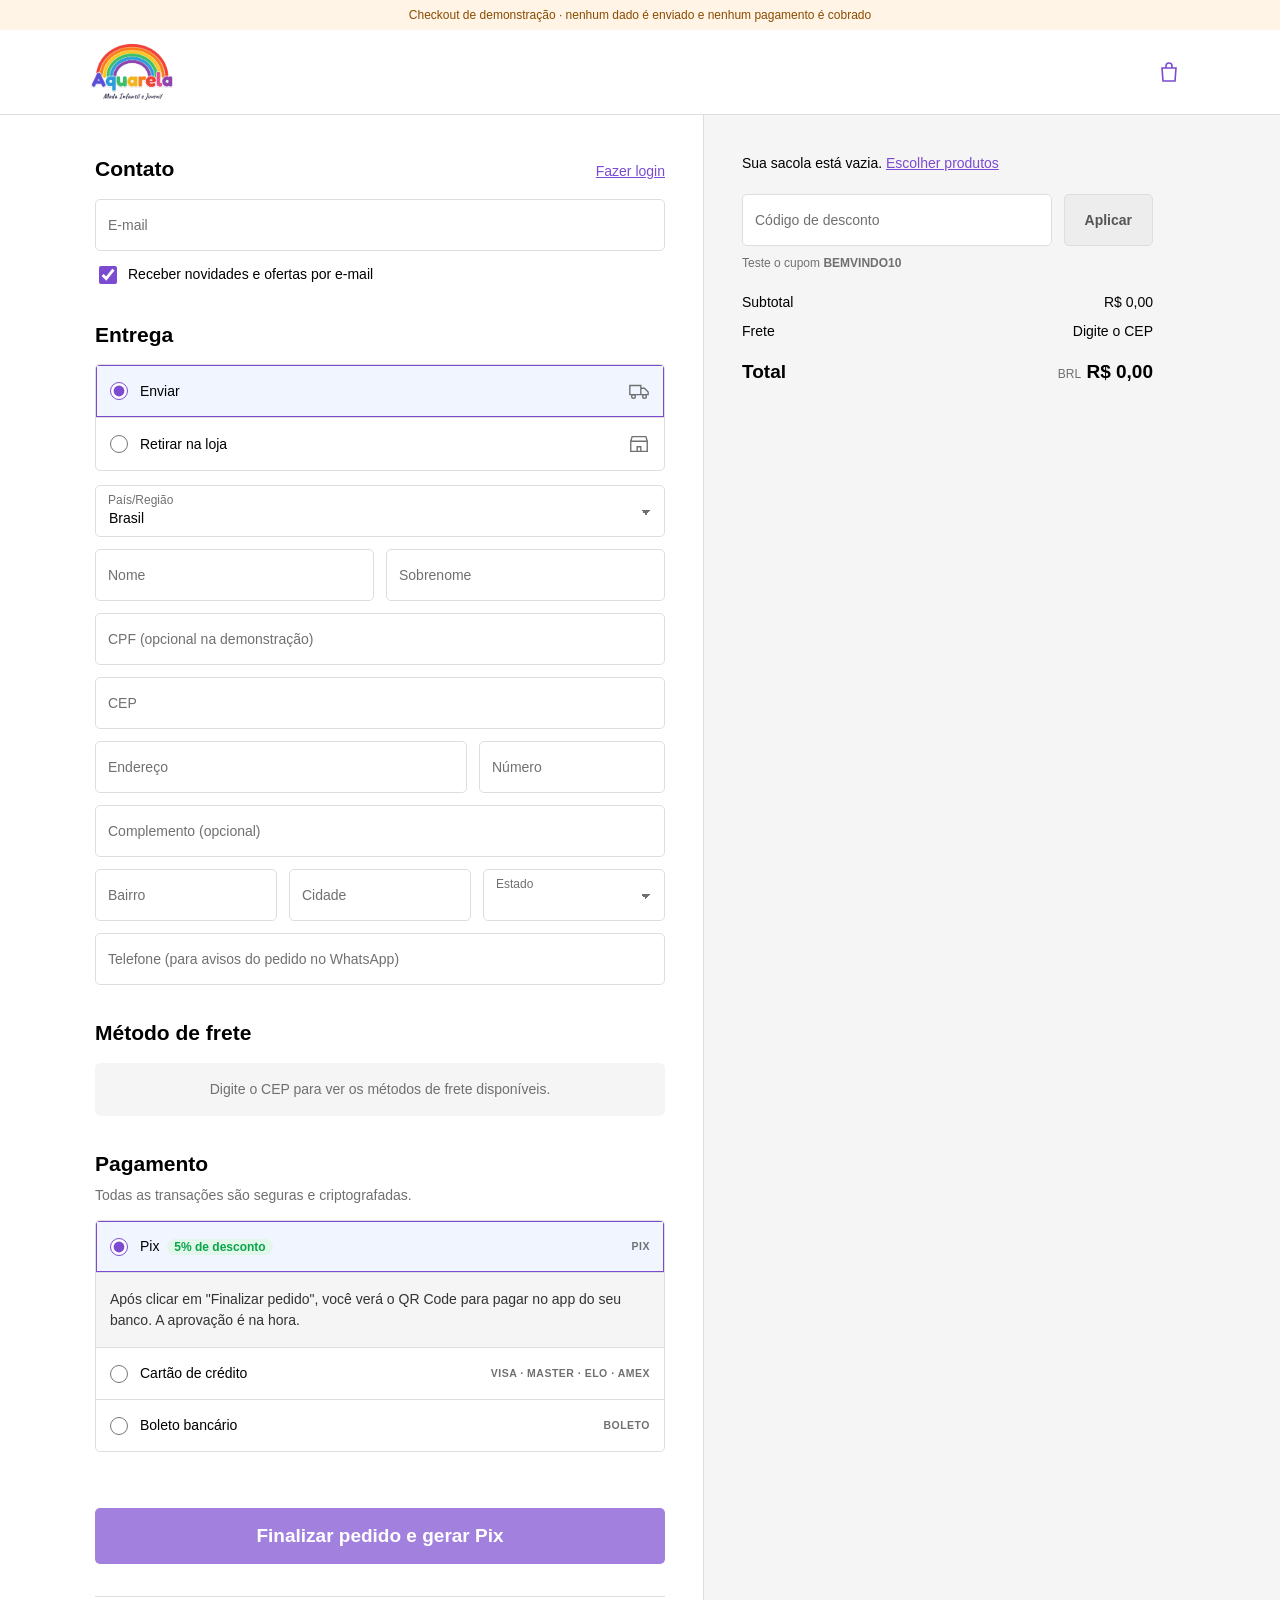
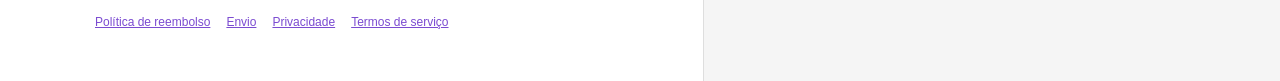
<file: loja-shopify/checkout.html>
<!doctype html>
<html lang="pt-BR">
<head>
  <meta charset="utf-8">
  <meta name="robots" content="noindex, nofollow">
  <meta name="viewport" content="width=device-width, initial-scale=1">
  <title>Finalizar compra – Aquarela</title>
  <link rel="icon" type="image/png" href="assets/img/favicon.png">
  <link rel="stylesheet" href="assets/checkout.css">
  <style>:root { --azul: #7b4bd1; }</style>
</head>
<body>
  <div class="demo-faixa">Checkout de demonstração · nenhum dado é enviado e nenhum pagamento é cobrado</div>
  <header class="ck-topo">
    <div class="ck-topo__dentro">
      <a href="index.html"><img src="assets/img/logo.png" alt="Aquarela Moda Infantil" class="ck-logo"></a>
      <a href="index.html" class="ck-sacola" aria-label="Voltar para a loja">
        <svg viewBox="0 0 24 24" fill="none" stroke="currentColor" stroke-width="1.6"><path d="M5 8h14l-1 13H6L5 8Z"/><path d="M9 8V6a3 3 0 0 1 6 0v2"/></svg>
      </a>
    </div>
  </header>

  <button class="ck-resumo-toggle" id="resumo-toggle" aria-expanded="false">
    <span>Resumo do pedido <span class="seta">⌄</span></span><strong id="total-topo"></strong>
  </button>

  <div class="ck-grade">
    <main class="ck-principal">
      <form id="form" novalidate>
        <section>
          <div class="ck-titulo-linha"><h2>Contato</h2><a href="#" class="ck-link" data-aviso>Fazer login</a></div>
          <div class="campo"><input id="email" type="email" placeholder=" " required autocomplete="email"><label for="email">E-mail</label></div>
          <label class="check"><input type="checkbox" checked> Receber novidades e ofertas por e-mail</label>
        </section>

        <section>
          <h2>Entrega</h2>
          <div class="opcoes" id="tipo-entrega">
            <label class="opcao ativa"><input type="radio" name="tipo" value="enviar" checked><span>Enviar</span><svg viewBox="0 0 24 24" fill="none" stroke="currentColor" stroke-width="1.5"><path d="M2 6h12v10H2zM14 9h4l4 4v3h-8z"/><circle cx="6" cy="18" r="2"/><circle cx="18" cy="18" r="2"/></svg></label>
            <label class="opcao"><input type="radio" name="tipo" value="retirar"><span>Retirar na loja</span><svg viewBox="0 0 24 24" fill="none" stroke="currentColor" stroke-width="1.5"><path d="M3 9l1.5-5h15L21 9M3 9h18v11H3zM10 20v-5h4v5"/></svg></label>
          </div>
          <div id="bloco-endereco">
            <div class="campo"><select id="pais"><option>Brasil</option></select><label for="pais">País/Região</label></div>
            <div class="linha-2">
              <div class="campo"><input id="nome" placeholder=" " required autocomplete="given-name"><label for="nome">Nome</label></div>
              <div class="campo"><input id="sobrenome" placeholder=" " required autocomplete="family-name"><label for="sobrenome">Sobrenome</label></div>
            </div>
            <div class="campo"><input id="cpf" placeholder=" " inputmode="numeric" maxlength="14"><label for="cpf">CPF (opcional na demonstração)</label></div>
            <div class="campo"><input id="cep" placeholder=" " inputmode="numeric" maxlength="9" required autocomplete="postal-code"><label for="cep">CEP</label></div>
            <div class="linha-2 linha-2--larga">
              <div class="campo"><input id="rua" placeholder=" " required autocomplete="address-line1"><label for="rua">Endereço</label></div>
              <div class="campo"><input id="numero" placeholder=" " required><label for="numero">Número</label></div>
            </div>
            <div class="campo"><input id="complemento" placeholder=" "><label for="complemento">Complemento (opcional)</label></div>
            <div class="linha-3">
              <div class="campo"><input id="bairro" placeholder=" " required><label for="bairro">Bairro</label></div>
              <div class="campo"><input id="cidade" placeholder=" " required autocomplete="address-level2"><label for="cidade">Cidade</label></div>
              <div class="campo"><select id="uf" required><option value=""></option><option>AC</option><option>AL</option><option>AP</option><option>AM</option><option>BA</option><option>CE</option><option>DF</option><option>ES</option><option>GO</option><option>MA</option><option>MT</option><option>MS</option><option>MG</option><option>PA</option><option>PB</option><option>PR</option><option>PE</option><option>PI</option><option>RJ</option><option>RN</option><option>RS</option><option>RO</option><option>RR</option><option>SC</option><option>SP</option><option>SE</option><option>TO</option></select><label for="uf">Estado</label></div>
            </div>
            <div class="campo"><input id="telefone" placeholder=" " inputmode="tel" autocomplete="tel"><label for="telefone">Telefone (para avisos do pedido no WhatsApp)</label></div>
          </div>
          <div id="bloco-retirada" hidden>
            <div class="linha-2">
              <div class="campo"><input id="nome-r" placeholder=" "><label for="nome-r">Nome</label></div>
              <div class="campo"><input id="tel-r" placeholder=" " inputmode="tel"><label for="tel-r">Telefone</label></div>
            </div>
            <div class="caixa-info"><strong>Aquarela Moda Infantil · Rio das Pedras</strong><br>Rua Velha, 348 – Rio de Janeiro/RJ<br>Pronto para retirada em até 2 horas · <strong>Grátis</strong></div>
          </div>
        </section>

        <section id="secao-frete">
          <h2>Método de frete</h2>
          <div class="opcoes-lista" id="fretes"><div class="caixa-cinza">Digite o CEP para ver os métodos de frete disponíveis.</div></div>
        </section>

        <section>
          <h2>Pagamento</h2>
          <p class="sub">Todas as transações são seguras e criptografadas.</p>
          <div class="opcoes-lista" id="pagamentos">
            <div class="pg ativo"><label class="pg__topo"><input type="radio" name="pg" value="pix" checked> <span>Pix <em class="tag-verde">5% de desconto</em></span><span class="pg__marca">PIX</span></label>
              <span class="pg__corpo">Após clicar em "Finalizar pedido", você verá o QR Code para pagar no app do seu banco. A aprovação é na hora.</span></div>
            <div class="pg"><label class="pg__topo"><input type="radio" name="pg" value="cartao"> <span>Cartão de crédito</span><span class="pg__marca">VISA · MASTER · ELO · AMEX</span></label>
              <span class="pg__corpo">
                <span class="caixa-gateway">🔒 Na loja real, os dados do cartão são digitados no ambiente seguro do gateway de pagamento (ex.: Mercado Pago ou Pagar.me). Nesta demonstração não há campos de cartão.</span>
                <span class="campo"><select id="parcelas"></select><label for="parcelas">Parcelas</label></span>
                
              </span></div>
            <div class="pg"><label class="pg__topo"><input type="radio" name="pg" value="boleto"> <span>Boleto bancário</span><span class="pg__marca">BOLETO</span></label>
              <span class="pg__corpo">O boleto vence em 3 dias úteis. O pedido é enviado após a compensação (até 2 dias úteis).</span></div>
          </div>
        </section>

        <p class="erro" id="erro" role="alert"></p>
        <button class="ck-botao" id="finalizar" type="submit">Finalizar pedido</button>
        <p class="ck-rodape-links"><a href="pagina.html?p=trocas">Política de reembolso</a><a href="pagina.html?p=envio">Envio</a><a href="pagina.html?p=privacidade">Privacidade</a><a href="pagina.html?p=termos">Termos de serviço</a></p>
      </form>
    </main>

    <aside class="ck-resumo" id="resumo">
      <div class="ck-resumo__dentro">
        <ul class="ck-itens" id="itens"></ul>
        <form class="cupom" id="cupom-form">
          <div class="campo"><input id="cupom" placeholder=" "><label for="cupom">Código de desconto</label></div>
          <button type="submit">Aplicar</button>
        </form>
        <p class="cupom-msg" id="cupom-msg">Teste o cupom <strong>BEMVINDO10</strong></p>
        <dl class="ck-totais">
          <div><dt>Subtotal</dt><dd id="subtotal"></dd></div>
          <div id="linhas-extra" style="display:block;margin:0"></div>
          <div><dt>Frete</dt><dd id="frete-valor">Digite o CEP</dd></div>
          <div class="total"><dt>Total</dt><dd><small>BRL</small> <span id="total"></span></dd></div>
        </dl>
      </div>
    </aside>
  </div>

  <script src="assets/js/dados.js"></script>
  <script src="assets/js/shopify-shim.js"></script>
  <script src="assets/checkout.js"></script>
</body>
</html>
</file>
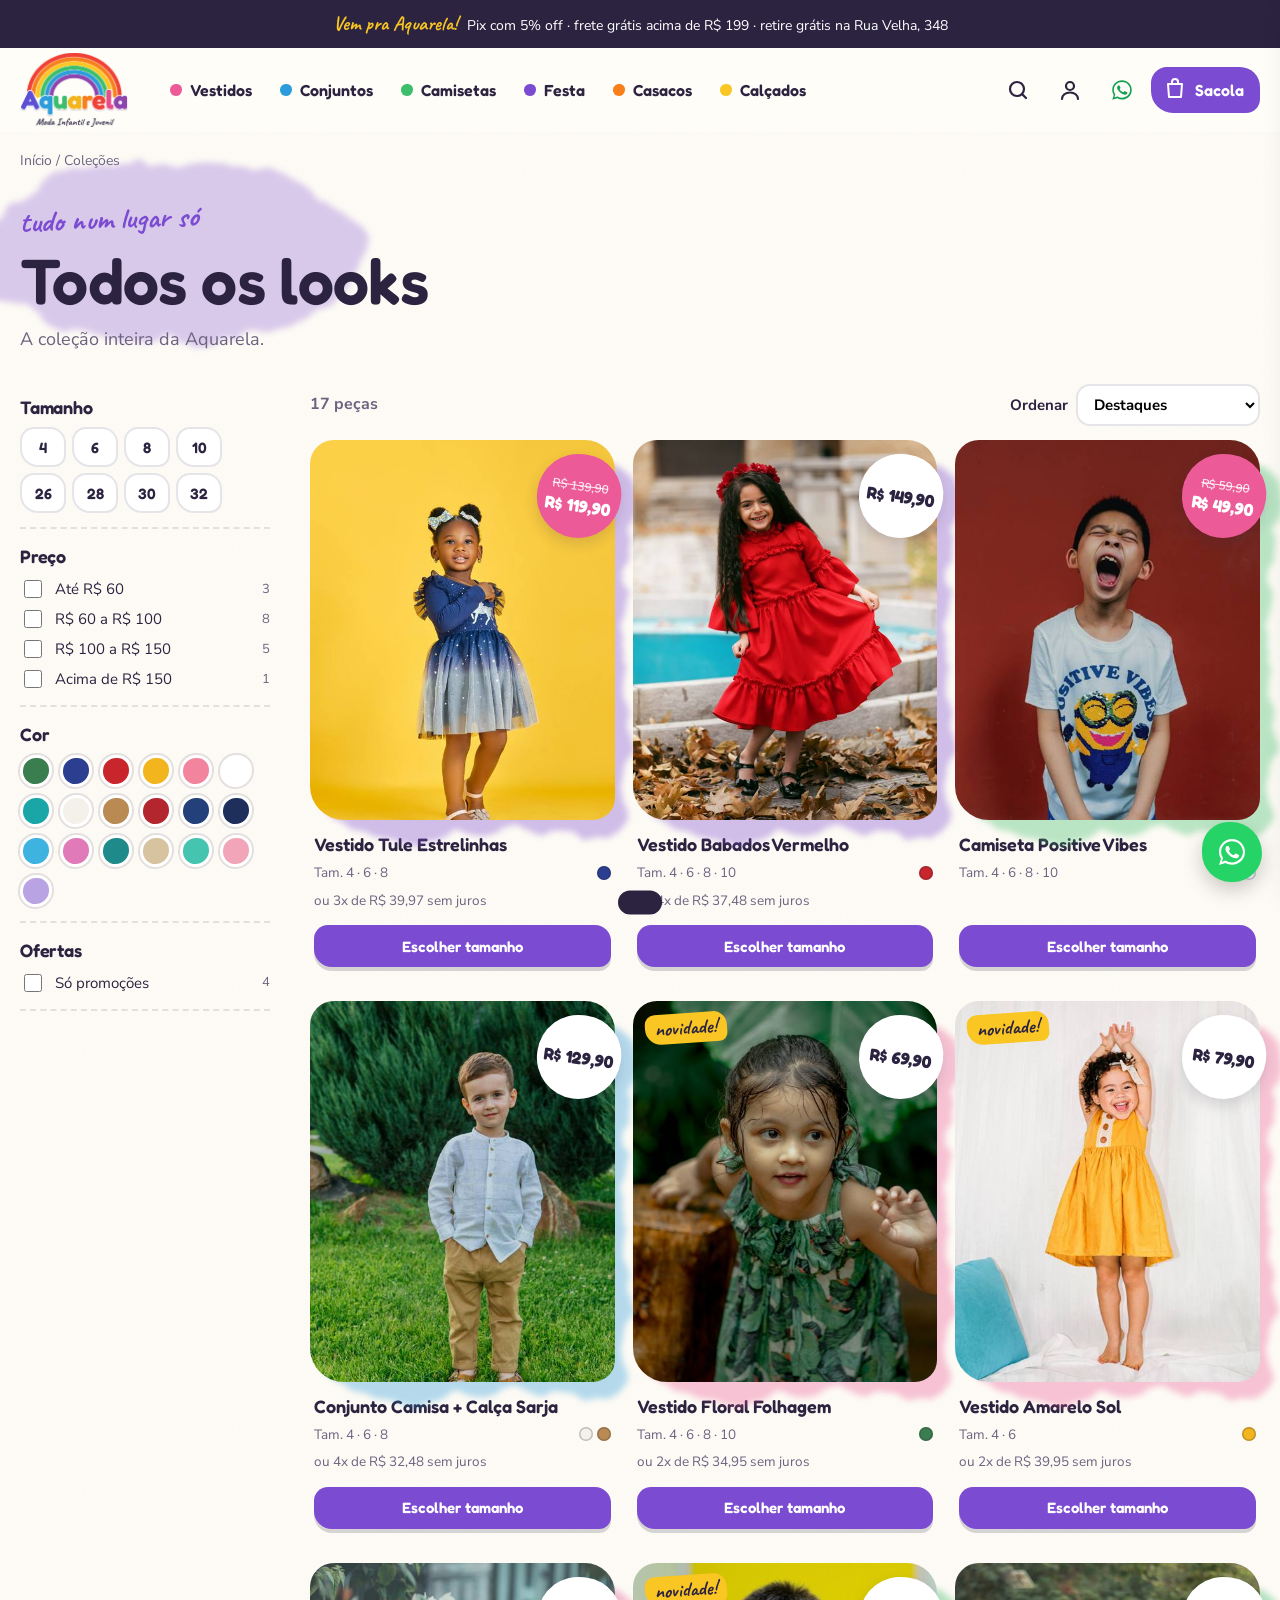
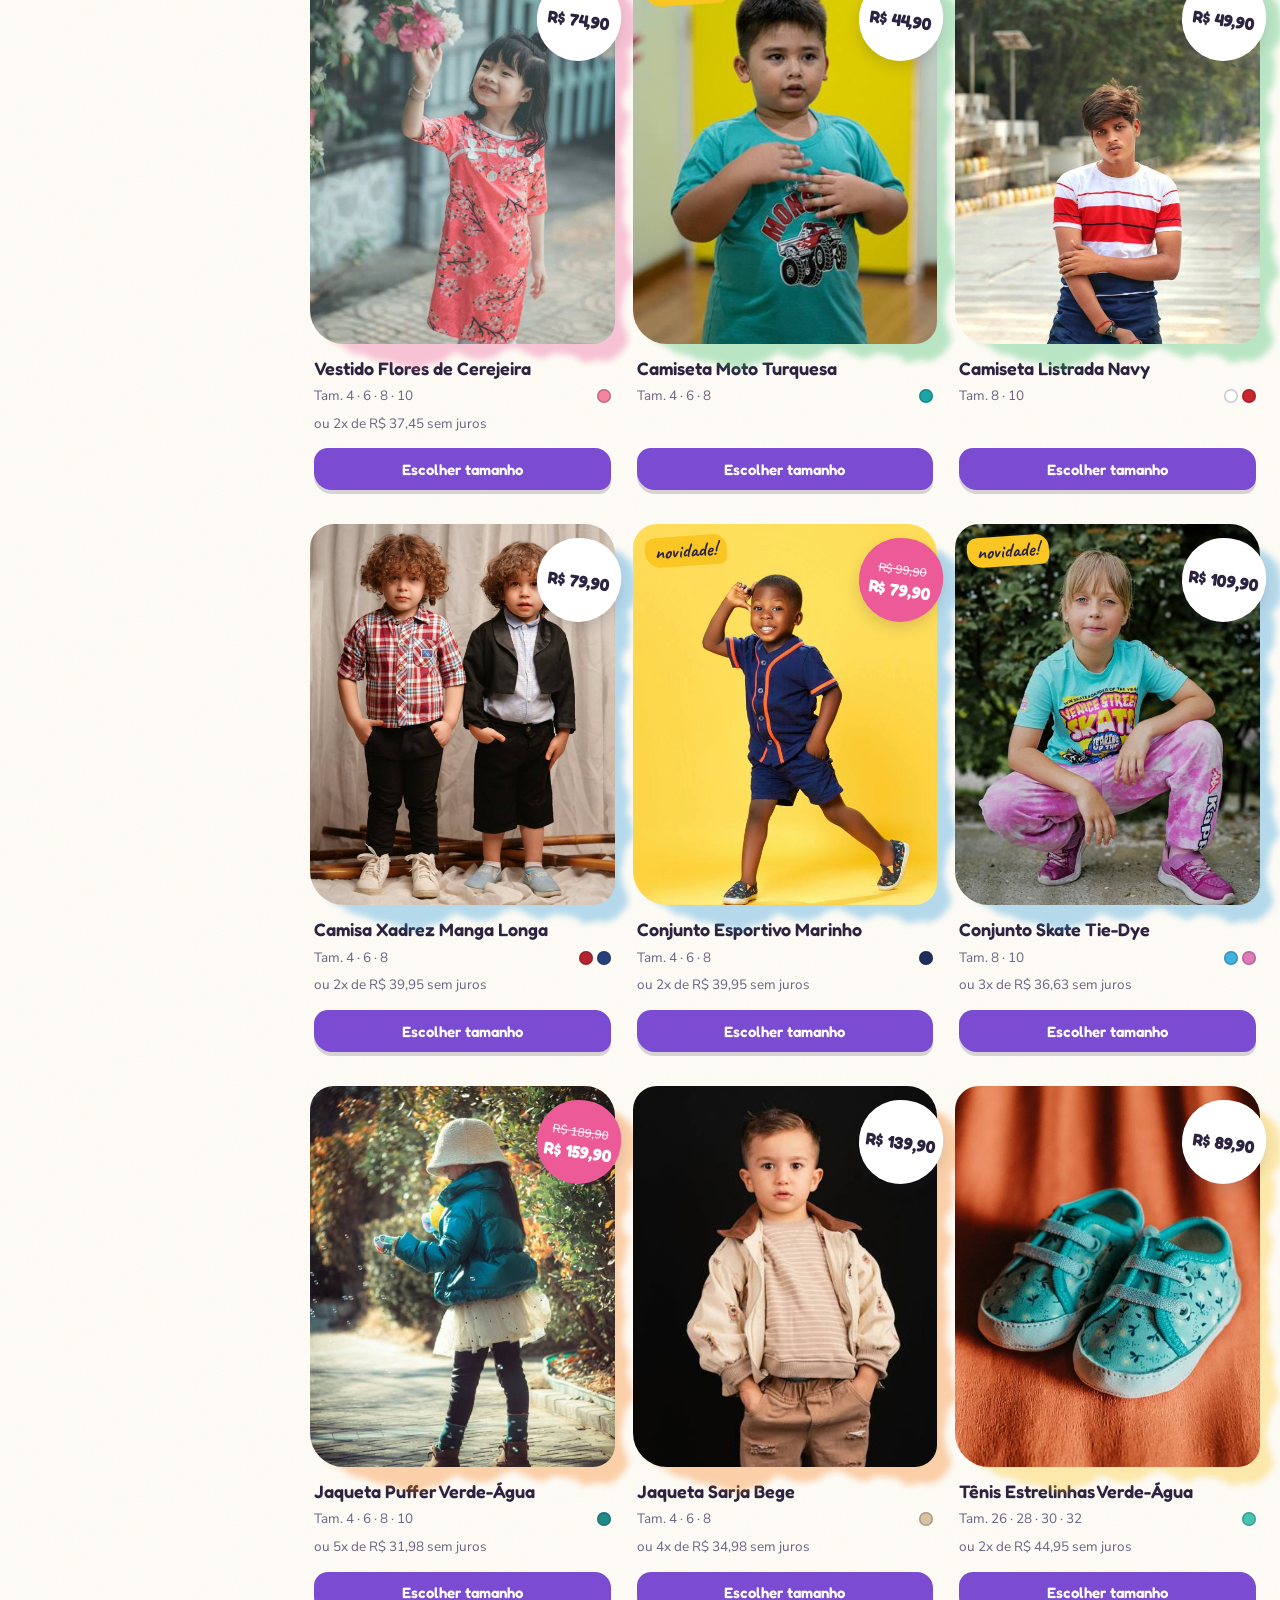
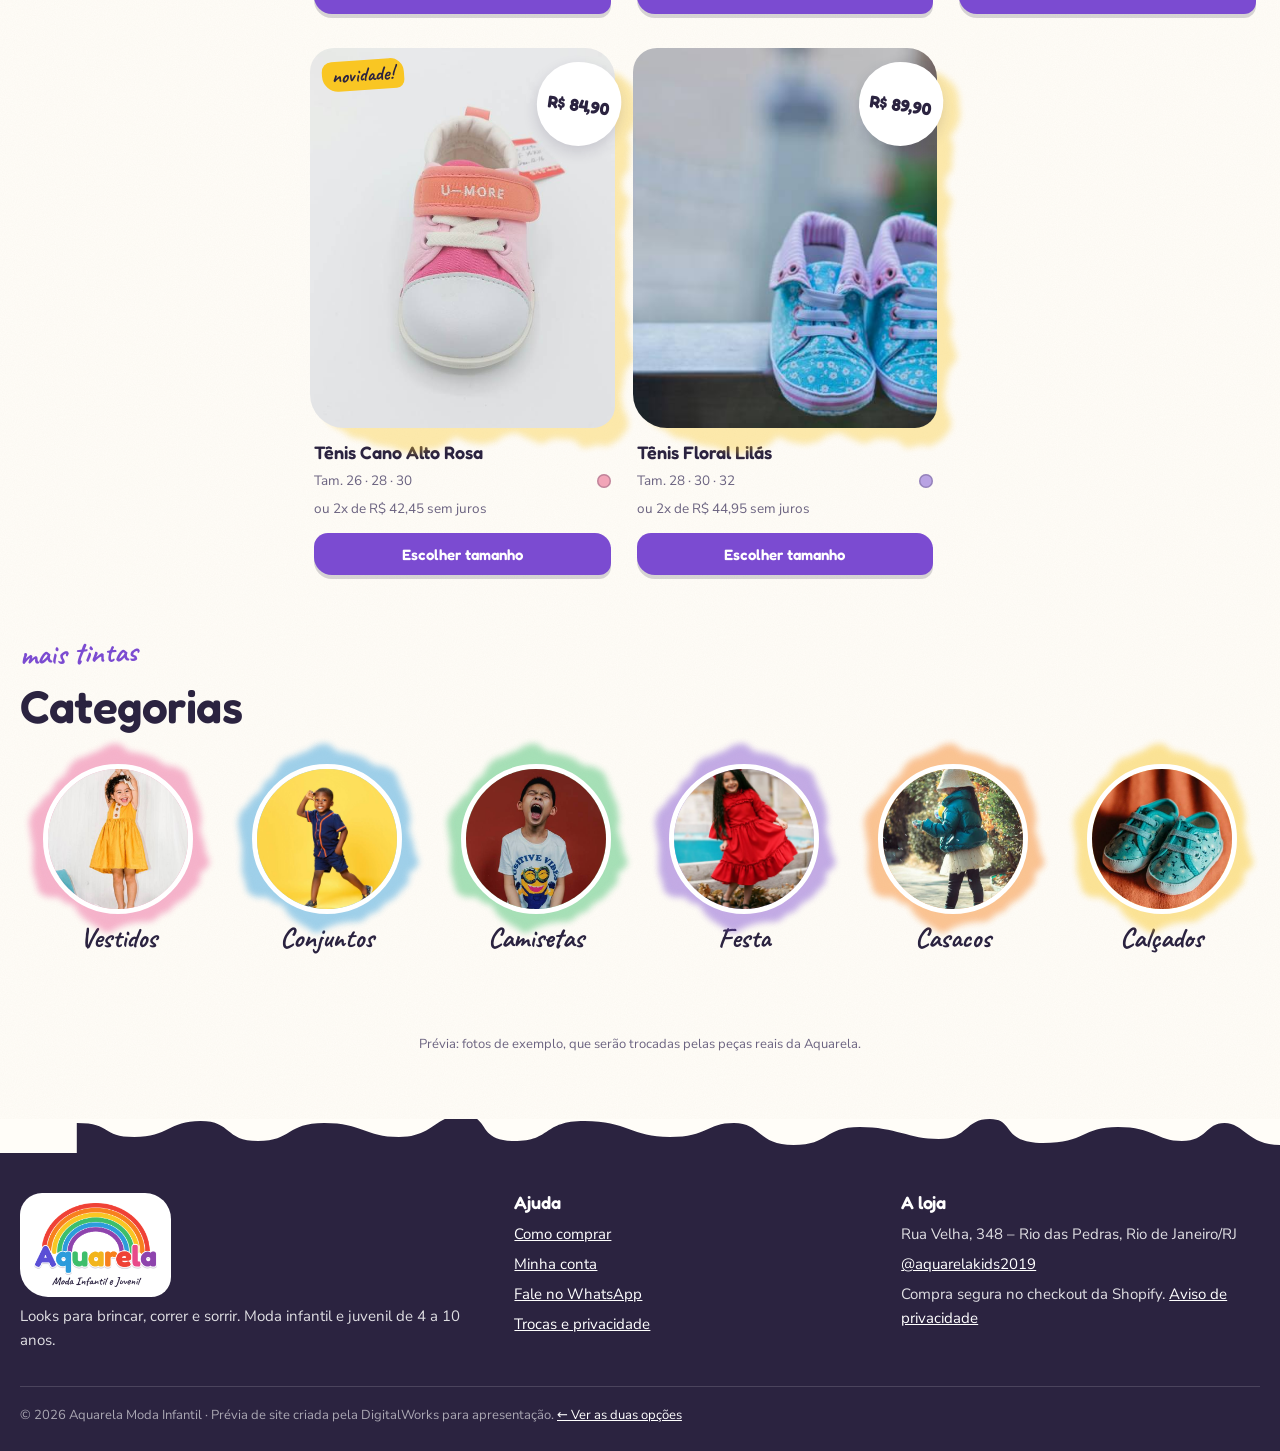
<file: loja-shopify/colecao.html>
<!doctype html>
<html lang="pt-BR">
<head>
  <meta charset="utf-8">
  <meta name="viewport" content="width=device-width, initial-scale=1">
  <meta name="robots" content="noindex, nofollow">
  <!-- Segurança: só arquivos do próprio site; o mapa do Google entra só no clique. -->
  <meta http-equiv="Content-Security-Policy" content="default-src 'self'; script-src 'self'; style-src 'self'; font-src 'self'; img-src 'self' data:; frame-src https://www.google.com; base-uri 'none'; form-action 'self'; object-src 'none'">
  <title>Coleção · Aquarela Moda Infantil</title>
  <meta name="description" content="Aquarela Moda Infantil, em Rio das Pedras (RJ). Escolha os looks, monte a sua lista e peça pelo WhatsApp, pela Shopee ou pelo Mercado Livre.">
  <meta name="theme-color" content="#7b4bd1">
  <link rel="icon" type="image/png" href="assets/img/favicon.png">
  <link rel="stylesheet" href="assets/css/estilo.css?v=6">
  <script src="assets/js/dados.js?v=1" defer></script>
  <script src="assets/js/app.js?v=8" defer></script>
</head>
<body data-pagina="colecao">
  <!-- filtro que dá borda de tinta às manchas -->
  <svg width="0" height="0" class="vh" aria-hidden="true">
    <filter id="tinta" x="-20%" y="-20%" width="140%" height="140%">
      <feTurbulence type="fractalNoise" baseFrequency=".018" numOctaves="3" seed="7" result="ruido"/>
      <feDisplacementMap in="SourceGraphic" in2="ruido" scale="38" xChannelSelector="R" yChannelSelector="G" result="borda"/>
      <feGaussianBlur in="borda" stdDeviation="3"/>
    </filter>
    <linearGradient id="arco" x1="0" x2="1">
      <stop offset="0" stop-color="#ef4136"/><stop offset=".2" stop-color="#f7801d"/><stop offset=".4" stop-color="#f9c623"/>
      <stop offset=".6" stop-color="#3dbe6b"/><stop offset=".8" stop-color="#2d9cdb"/><stop offset="1" stop-color="#7b4bd1"/>
    </linearGradient>
  </svg>
  <a class="pular" href="#conteudo">Pular para o conteúdo</a>

  <div class="aviso"><strong>Vem pra Aquarela!</strong> Pix com 5% off · frete grátis acima de R$ 199 · retire grátis na Rua Velha, 348</div>

  <header class="topo" id="topo"></header>

  <main id="conteudo" class="wrap"><div id="colecao"></div></main>

  <footer class="rodape" id="rodape"></footer>
</body>
</html>
</file>
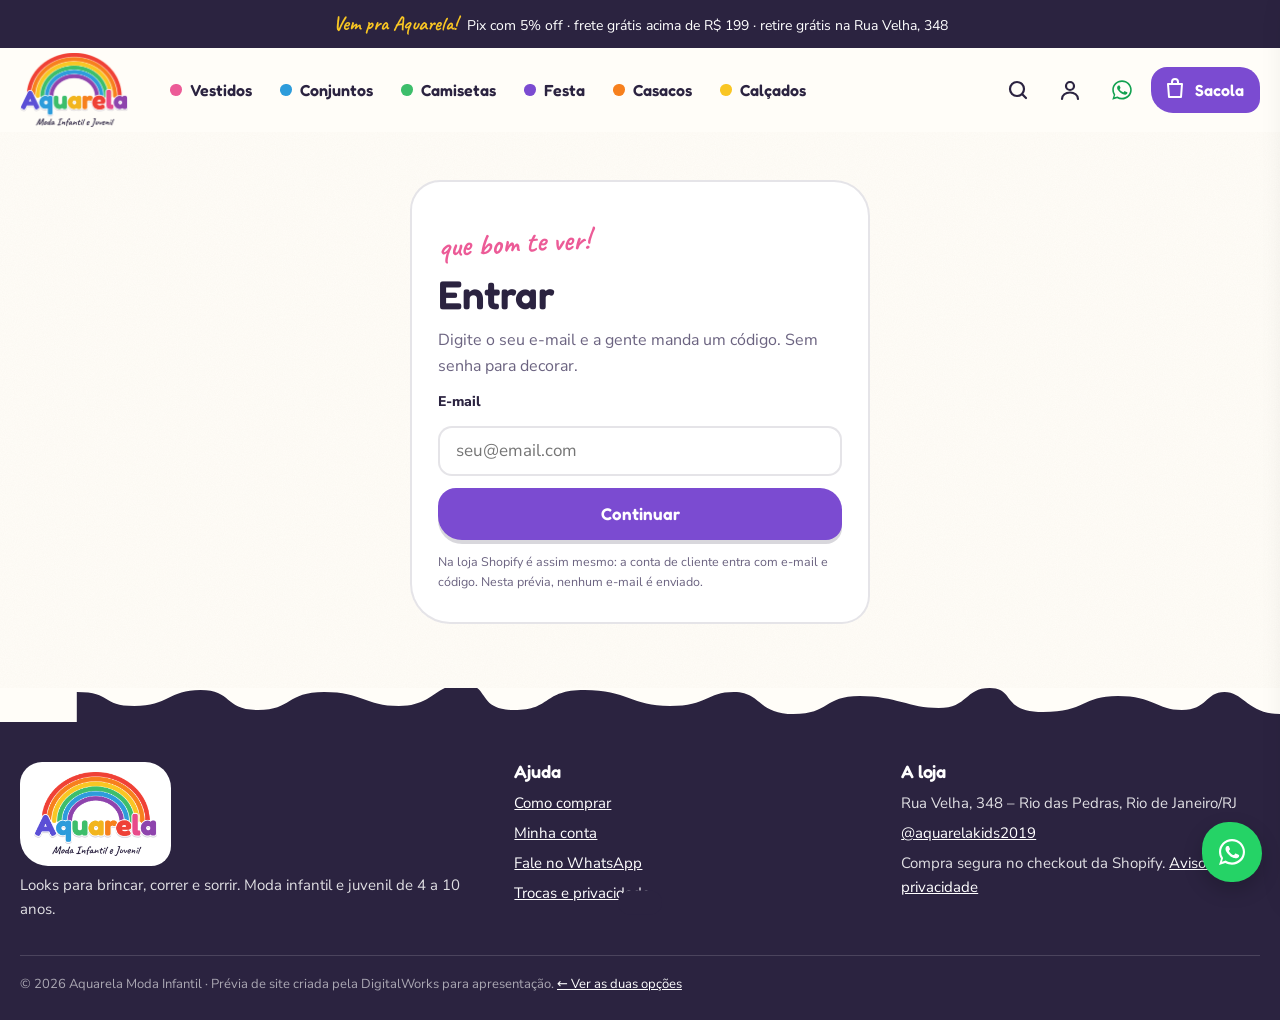
<file: loja-shopify/conta.html>
<!doctype html>
<html lang="pt-BR">
<head>
  <meta charset="utf-8">
  <meta name="viewport" content="width=device-width, initial-scale=1">
  <meta name="robots" content="noindex, nofollow">
  <!-- Segurança: só arquivos do próprio site; o mapa do Google entra só no clique. -->
  <meta http-equiv="Content-Security-Policy" content="default-src 'self'; script-src 'self'; style-src 'self'; font-src 'self'; img-src 'self' data:; frame-src https://www.google.com; base-uri 'none'; form-action 'self'; object-src 'none'">
  <title>Minha conta · Aquarela Moda Infantil</title>
  <meta name="description" content="Aquarela Moda Infantil, em Rio das Pedras (RJ). Escolha os looks, monte a sua lista e peça pelo WhatsApp, pela Shopee ou pelo Mercado Livre.">
  <meta name="theme-color" content="#7b4bd1">
  <link rel="icon" type="image/png" href="assets/img/favicon.png">
  <link rel="stylesheet" href="assets/css/estilo.css?v=6">
  <script src="assets/js/dados.js?v=1" defer></script>
  <script src="assets/js/app.js?v=8" defer></script>
</head>
<body data-pagina="conta">
  <!-- filtro que dá borda de tinta às manchas -->
  <svg width="0" height="0" class="vh" aria-hidden="true">
    <filter id="tinta" x="-20%" y="-20%" width="140%" height="140%">
      <feTurbulence type="fractalNoise" baseFrequency=".018" numOctaves="3" seed="7" result="ruido"/>
      <feDisplacementMap in="SourceGraphic" in2="ruido" scale="38" xChannelSelector="R" yChannelSelector="G" result="borda"/>
      <feGaussianBlur in="borda" stdDeviation="3"/>
    </filter>
    <linearGradient id="arco" x1="0" x2="1">
      <stop offset="0" stop-color="#ef4136"/><stop offset=".2" stop-color="#f7801d"/><stop offset=".4" stop-color="#f9c623"/>
      <stop offset=".6" stop-color="#3dbe6b"/><stop offset=".8" stop-color="#2d9cdb"/><stop offset="1" stop-color="#7b4bd1"/>
    </linearGradient>
  </svg>
  <a class="pular" href="#conteudo">Pular para o conteúdo</a>

  <div class="aviso"><strong>Vem pra Aquarela!</strong> Pix com 5% off · frete grátis acima de R$ 199 · retire grátis na Rua Velha, 348</div>

  <header class="topo" id="topo"></header>

  <main id="conteudo" class="wrap"><div id="conta"></div></main>

  <footer class="rodape" id="rodape"></footer>
</body>
</html>
</file>
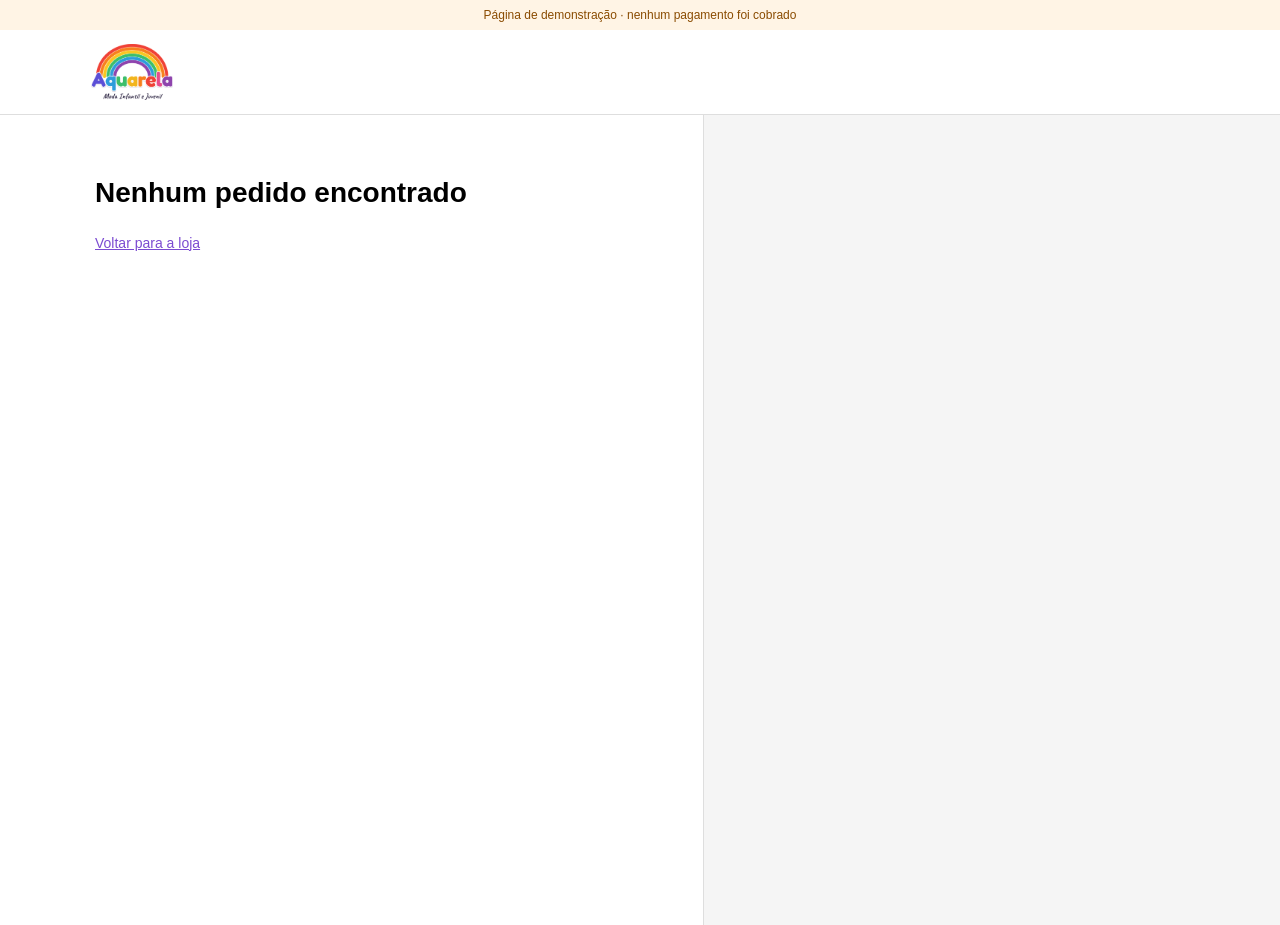
<file: loja-shopify/obrigado.html>
<!doctype html>
<html lang="pt-BR">
<head>
  <meta charset="utf-8">
  <meta name="robots" content="noindex, nofollow">
  <meta name="viewport" content="width=device-width, initial-scale=1">
  <title>Pedido confirmado – Aquarela</title>
  <link rel="icon" type="image/png" href="assets/img/favicon.png">
  <link rel="stylesheet" href="assets/checkout.css">
  <style>:root { --azul: #7b4bd1; }</style>
</head>
<body>
  <div class="demo-faixa">Página de demonstração · nenhum pagamento foi cobrado</div>
  <header class="ck-topo"><div class="ck-topo__dentro"><a href="index.html"><img src="assets/img/logo.png" alt="Aquarela Moda Infantil" class="ck-logo"></a></div></header>
  <div class="ck-grade">
    <main class="ck-principal"><div style="width:100%;max-width:57rem" id="obg"></div></main>
    <aside class="ck-resumo aberto ck-resumo--depois"><div class="ck-resumo__dentro"><ul class="ck-itens" id="itens"></ul><dl class="ck-totais" id="totais"></dl></div></aside>
  </div>
  <script src="assets/js/dados.js"></script>
  <script src="assets/js/shopify-shim.js"></script>
  <script>
  (function () {
    var VK = window.VK, L = window.LOJA, brl = VK.brl, esc = VK.esc, ped;
    try { ped = JSON.parse(localStorage.getItem('aquarela-loja-pedido')); } catch (e) { }
    if (!ped && window.name) { try { ped = JSON.parse(window.name); } catch (e) { } }
    var alvo = document.getElementById('obg');
    if (!ped) { alvo.innerHTML = '<h1>Nenhum pedido encontrado</h1><p><a href="index.html">Voltar para a loja</a></p>'; return; }
    var t = ped.totais, check = '<svg viewBox="0 0 24 24" fill="none" stroke="currentColor" stroke-width="2"><path d="m5 12 5 5 9-10"/></svg>';
    var pagamentoHtml = '';
    if (ped.pagamento === 'pix') {
      pagamentoHtml = '<div class="cartao-box"><h2>Pague com Pix para confirmar</h2><div class="pix-area"><canvas id="qr" width="180" height="180" aria-label="QR Code de demonstração"></canvas><div>' +
        '<p>Abra o app do seu banco, escolha <strong>Pix &gt; Ler QR Code</strong> ou use o código copia e cola. Valor: <strong>' + brl(t.total) + '</strong>.</p>' +
        '<p style="color:#707070;font-size:1.2rem">O código expira em 30 minutos. (QR Code de demonstração, não paga nada.)</p>' +
        '<div class="pix-codigo"><input readonly id="pix-cod" value="00020126580014BR.GOV.BCB.PIX0136demo-aquarela-' + ped.numero + '5204000053039865406' + t.total.toFixed(2) + '5802BR5913VIVAKIDS BR6014RIO DE JANEIRO"><button id="copiar">Copiar</button></div></div></div></div>';
    } else if (ped.pagamento === 'boleto') {
      pagamentoHtml = '<div class="cartao-box"><h2>Boleto gerado</h2><p>Vencimento em 3 dias úteis. Valor: <strong>' + brl(t.total) + '</strong>.</p><div class="pix-codigo"><input readonly value="23793.38128 60082.837140 54000.063305 9 0000000' + Math.round(t.total * 100) + '"><button type="button" onclick="VK.toast(\'Na loja real, o boleto abre em PDF.\')">Ver boleto</button></div></div>';
    } else {
      pagamentoHtml = '<div class="cartao-box"><h2>Pagamento aprovado</h2><p>Cartão de crédito · ' + ped.parcelas + 'x de ' + brl(t.total / ped.parcelas) + ' sem juros.</p></div>';
    }
    var aprovado = ped.pagamento === 'cartao';
    alvo.innerHTML =
      '<div class="obg-cabeca"><div class="obg-check">' + check + '</div><div><small>Pedido #' + ped.numero + '</small><h1>Obrigado, ' + esc(ped.nome || 'cliente') + '!</h1></div></div>' +
      pagamentoHtml +
      '<div class="cartao-box"><h2>' + (aprovado ? 'Seu pedido está confirmado' : 'Aguardando pagamento') + '</h2><p>Você vai receber a confirmação em <strong>' + esc(ped.email) + '</strong> e os avisos de envio por WhatsApp.</p>' +
      '<ul class="linha-tempo"><li class="feito">Pedido recebido</li><li class="' + (aprovado ? 'feito' : '') + '">Pagamento confirmado</li><li>' + (ped.retirada ? 'Pronto para retirada na loja' : 'Pedido enviado, com código de rastreio') + '</li><li>' + (ped.retirada ? 'Retirado' : 'Entregue') + '</li></ul></div>' +
      '<div class="cartao-box"><h2>Detalhes do pedido</h2><div class="grade-dados">' +
      '<div><h3>Contato</h3><p>' + esc(ped.email) + '</p></div>' +
      '<div><h3>Pagamento</h3><p>' + ({ pix: 'Pix', cartao: 'Cartão de crédito', boleto: 'Boleto bancário' }[ped.pagamento]) + ' · ' + brl(t.total) + '</p></div>' +
      '<div><h3>' + (ped.retirada ? 'Retirada' : 'Endereço de entrega') + '</h3><p>' + (ped.retirada ? esc(L.nome) + '<br>' + esc(L.endereco) : esc(ped.nome + ' ' + ped.sobrenome) + '<br>' + esc(ped.endereco).replace(/\n/g, '<br>')) + '</p></div>' +
      '<div><h3>Método de frete</h3><p>' + esc(ped.frete.n) + ' · ' + esc(ped.frete.p) + '</p></div></div></div>' +
      '<div class="obg-acoes"><span>Precisa de ajuda? <a href="https://wa.me/' + L.whatsapp + '?text=' + encodeURIComponent('Olá! Tenho uma dúvida sobre o pedido #' + ped.numero) + '" target="_blank" rel="noopener">Fale no WhatsApp</a></span><a class="ck-botao" href="index.html">Continuar comprando</a></div>';

    document.getElementById('itens').innerHTML = ped.itens.map(function (i) {
      var p = VK.produto(i.h); if (!p) return '';
      return '<li class="ck-item"><span class="ck-item__img"><img src="' + VK.foto(p.img[0], 140, 140) + '" alt=""><span class="ck-item__qtd">' + i.q + '</span></span><span class="ck-item__nome">' + esc(p.t) + '<small>' + esc(p.opcao || 'Tamanho') + ': ' + esc(i.tam) + (i.bord ? ' · Bordado: "' + esc(i.bord.nome) + '"' : '') + '</small></span><span>' + brl(VK.carrinho.precoUnit(i) * i.q) + '</span></li>';
    }).join('');
    function lin(a, b, c) { return '<div><dt>' + a + '</dt><dd' + (c ? ' class="desconto"' : '') + '>' + b + '</dd></div>'; }
    document.getElementById('totais').innerHTML = lin('Subtotal', brl(t.sub)) +
      (t.kitDesc ? lin('Leve mais, pague menos', '− ' + brl(t.kitDesc), 1) : '') + (t.cupom ? lin('Cupom', '− ' + brl(t.cupom), 1) : '') + (t.pix ? lin('Pix (5% off)', '− ' + brl(t.pix), 1) : '') +
      (t.presente ? lin('Embalagem de presente', brl(t.presente)) : '') +
      lin('Frete', ped.frete.v ? brl(ped.frete.v) : 'Grátis') + '<div class="total"><dt>Total</dt><dd><small>BRL</small> ' + brl(t.total) + '</dd></div>';

    // QR Code ilustrativo (padrão aleatório com os 3 quadrados de posição)
    var cv = document.getElementById('qr');
    if (cv) {
      var g = cv.getContext('2d'), n = 29, s = 180 / (n + 4), seed = ped.numero;
      function rnd() { seed = (seed * 9301 + 49297) % 233280; return seed / 233280; }
      g.fillStyle = '#fff'; g.fillRect(0, 0, 180, 180); g.fillStyle = '#000';
      function marco(x, y) { g.fillRect((x + 2) * s, (y + 2) * s, 7 * s, 7 * s); g.fillStyle = '#fff'; g.fillRect((x + 3) * s, (y + 3) * s, 5 * s, 5 * s); g.fillStyle = '#000'; g.fillRect((x + 4) * s, (y + 4) * s, 3 * s, 3 * s); }
      for (var y = 0; y < n; y++) for (var x = 0; x < n; x++) {
        var canto = (x < 8 && y < 8) || (x > n - 9 && y < 8) || (x < 8 && y > n - 9);
        if (!canto && rnd() > 0.52) g.fillRect((x + 2) * s, (y + 2) * s, s + 0.3, s + 0.3);
      }
      marco(0, 0); marco(n - 7, 0); marco(0, n - 7);
      document.getElementById('copiar').addEventListener('click', function () {
        var c = document.getElementById('pix-cod'); c.select();
        try { navigator.clipboard.writeText(c.value); } catch (e) { document.execCommand('copy'); }
        VK.toast('Código Pix copiado!');
      });
    }
  })();
  </script>
</body>
</html>
</file>
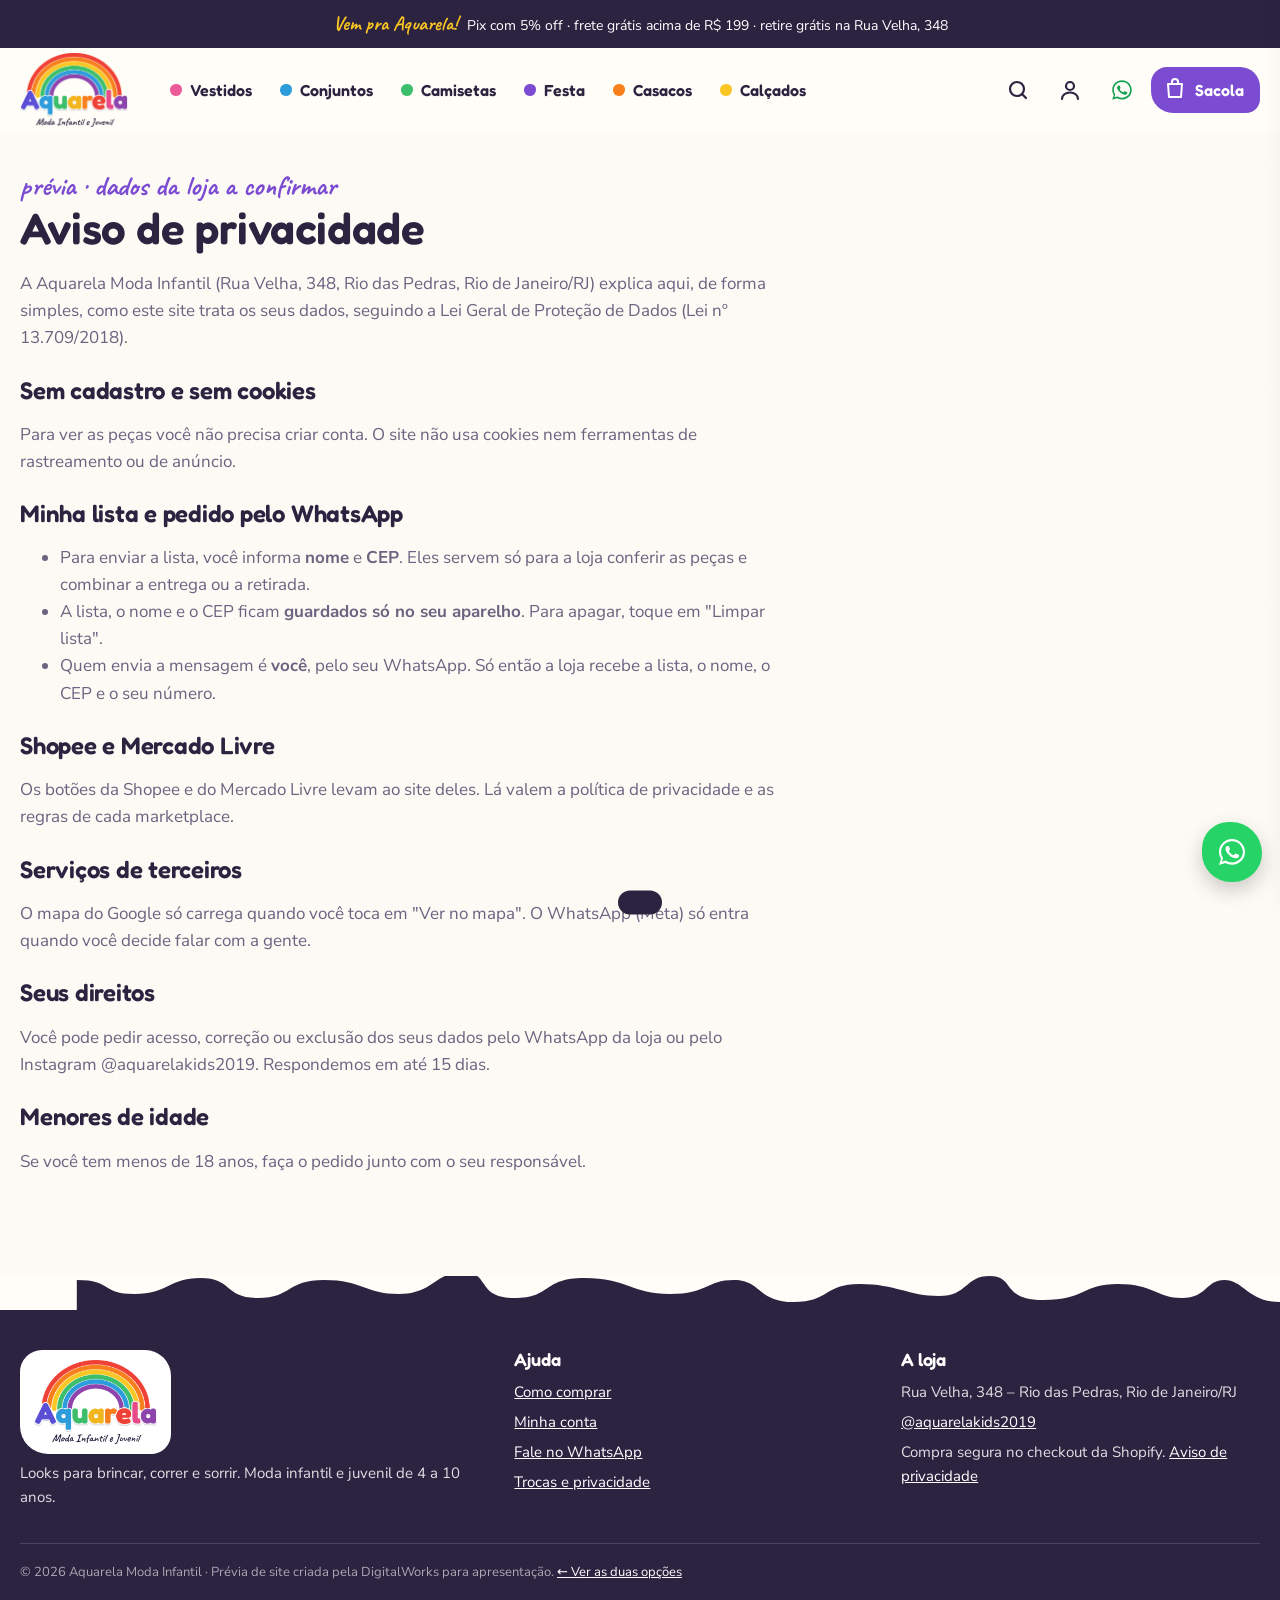
<file: loja-shopify/privacidade.html>
<!doctype html>
<html lang="pt-BR">
<head>
  <meta charset="utf-8">
  <meta name="viewport" content="width=device-width, initial-scale=1">
  <meta name="robots" content="noindex, nofollow">
  <!-- Segurança: só arquivos do próprio site; o mapa do Google entra só no clique. -->
  <meta http-equiv="Content-Security-Policy" content="default-src 'self'; script-src 'self'; style-src 'self'; font-src 'self'; img-src 'self' data:; frame-src https://www.google.com; base-uri 'none'; form-action 'self'; object-src 'none'">
  <title>Aviso de privacidade · Aquarela Moda Infantil</title>
  <meta name="description" content="Aquarela Moda Infantil, em Rio das Pedras (RJ). Escolha os looks, monte a sua lista e peça pelo WhatsApp, pela Shopee ou pelo Mercado Livre.">
  <meta name="theme-color" content="#7b4bd1">
  <link rel="icon" type="image/png" href="assets/img/favicon.png">
  <link rel="stylesheet" href="assets/css/estilo.css?v=6">
  <script src="assets/js/dados.js?v=1" defer></script>
  <script src="assets/js/app.js?v=8" defer></script>
</head>
<body data-pagina="privacidade">
  <!-- filtro que dá borda de tinta às manchas -->
  <svg width="0" height="0" class="vh" aria-hidden="true">
    <filter id="tinta" x="-20%" y="-20%" width="140%" height="140%">
      <feTurbulence type="fractalNoise" baseFrequency=".018" numOctaves="3" seed="7" result="ruido"/>
      <feDisplacementMap in="SourceGraphic" in2="ruido" scale="38" xChannelSelector="R" yChannelSelector="G" result="borda"/>
      <feGaussianBlur in="borda" stdDeviation="3"/>
    </filter>
    <linearGradient id="arco" x1="0" x2="1">
      <stop offset="0" stop-color="#ef4136"/><stop offset=".2" stop-color="#f7801d"/><stop offset=".4" stop-color="#f9c623"/>
      <stop offset=".6" stop-color="#3dbe6b"/><stop offset=".8" stop-color="#2d9cdb"/><stop offset="1" stop-color="#7b4bd1"/>
    </linearGradient>
  </svg>
  <a class="pular" href="#conteudo">Pular para o conteúdo</a>

  <div class="aviso"><strong>Vem pra Aquarela!</strong> Pix com 5% off · frete grátis acima de R$ 199 · retire grátis na Rua Velha, 348</div>

  <header class="topo" id="topo"></header>

  <main id="conteudo" class="wrap">
    <article class="texto">
      <span class="mao produto__cat">prévia · dados da loja a confirmar</span>
      <h1>Aviso de privacidade</h1>
      <p>A Aquarela Moda Infantil (Rua Velha, 348, Rio das Pedras, Rio de Janeiro/RJ) explica aqui, de forma simples, como este site trata os seus dados, seguindo a Lei Geral de Proteção de Dados (Lei nº 13.709/2018).</p>
      <h2>Sem cadastro e sem cookies</h2>
      <p>Para ver as peças você não precisa criar conta. O site não usa cookies nem ferramentas de rastreamento ou de anúncio.</p>
      <h2>Minha lista e pedido pelo WhatsApp</h2>
      <ul>
        <li>Para enviar a lista, você informa <strong>nome</strong> e <strong>CEP</strong>. Eles servem só para a loja conferir as peças e combinar a entrega ou a retirada.</li>
        <li>A lista, o nome e o CEP ficam <strong>guardados só no seu aparelho</strong>. Para apagar, toque em "Limpar lista".</li>
        <li>Quem envia a mensagem é <strong>você</strong>, pelo seu WhatsApp. Só então a loja recebe a lista, o nome, o CEP e o seu número.</li>
      </ul>
      <h2>Shopee e Mercado Livre</h2>
      <p>Os botões da Shopee e do Mercado Livre levam ao site deles. Lá valem a política de privacidade e as regras de cada marketplace.</p>
      <h2>Serviços de terceiros</h2>
      <p>O mapa do Google só carrega quando você toca em "Ver no mapa". O WhatsApp (Meta) só entra quando você decide falar com a gente.</p>
      <h2>Seus direitos</h2>
      <p>Você pode pedir acesso, correção ou exclusão dos seus dados pelo WhatsApp da loja ou pelo Instagram @aquarelakids2019. Respondemos em até 15 dias.</p>
      <h2>Menores de idade</h2>
      <p>Se você tem menos de 18 anos, faça o pedido junto com o seu responsável.</p>
    </article>
  </main>

  <footer class="rodape" id="rodape"></footer>
</body>
</html>
</file>
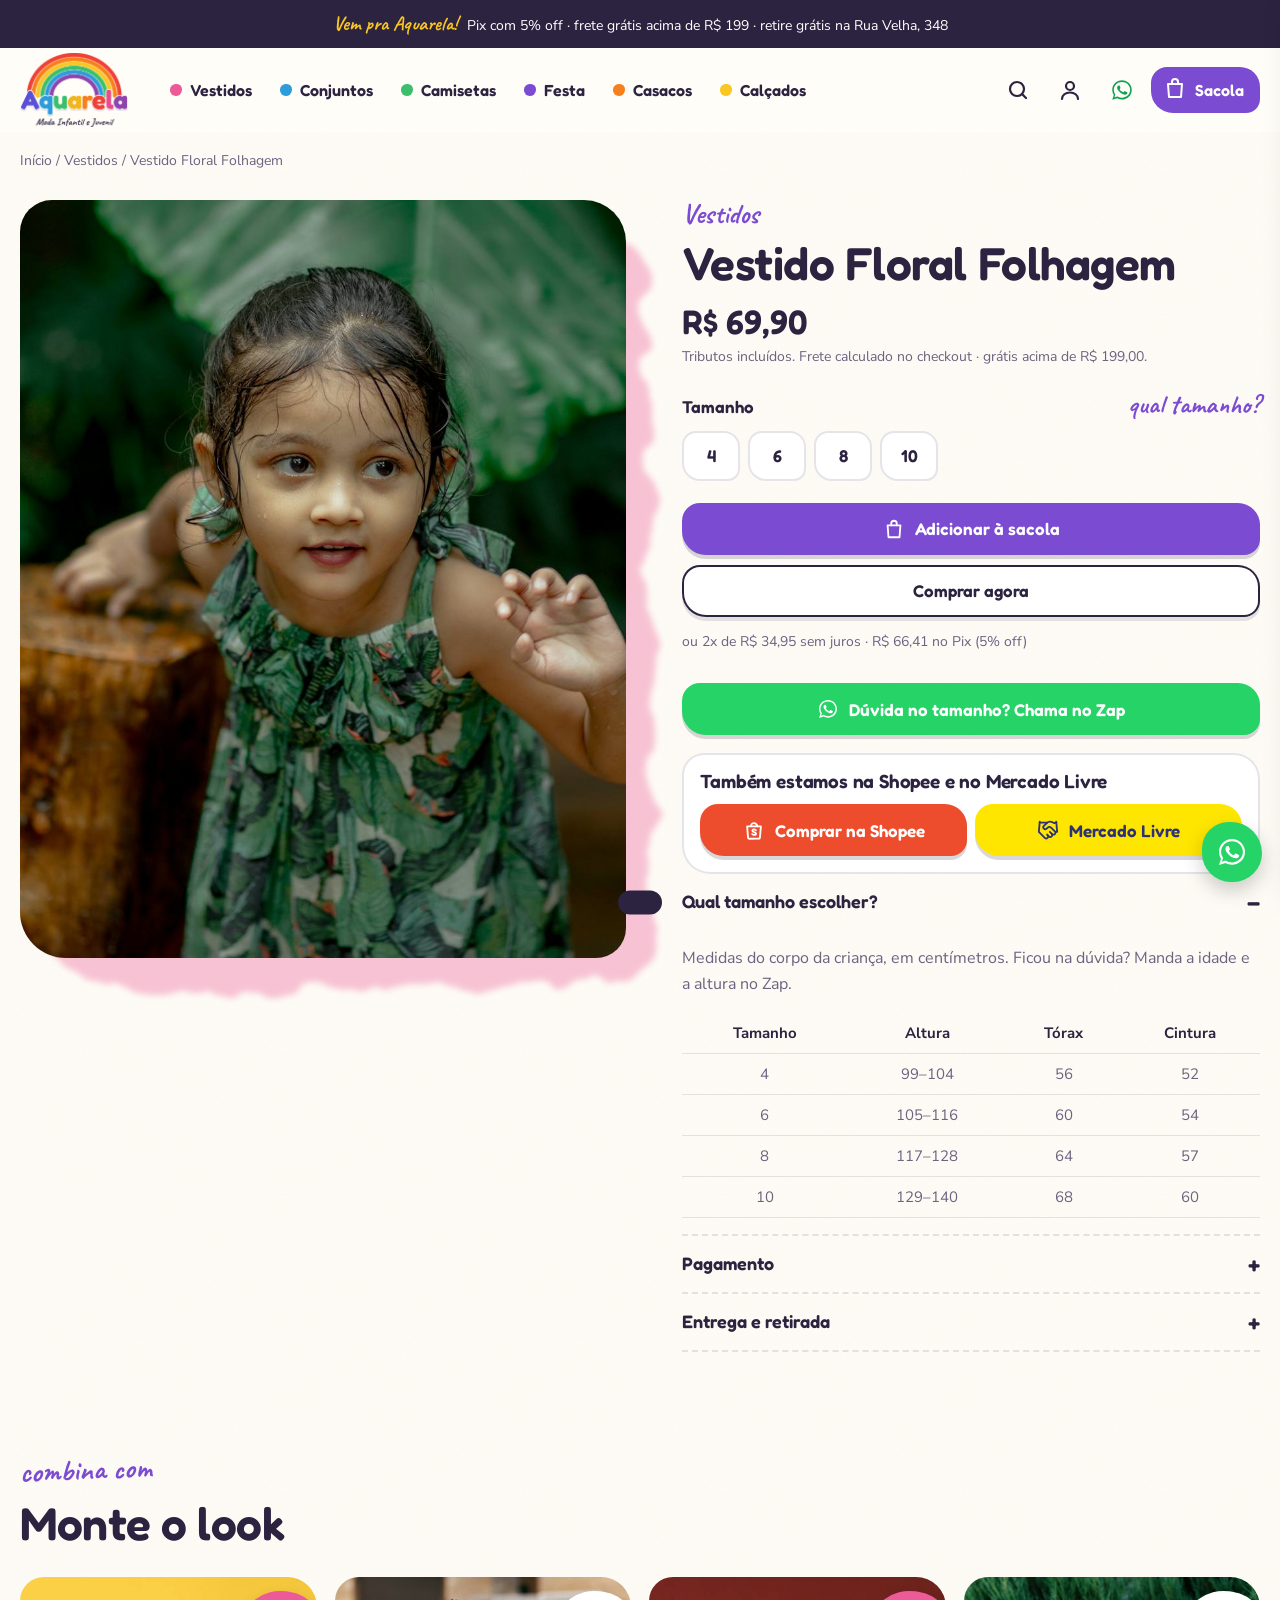
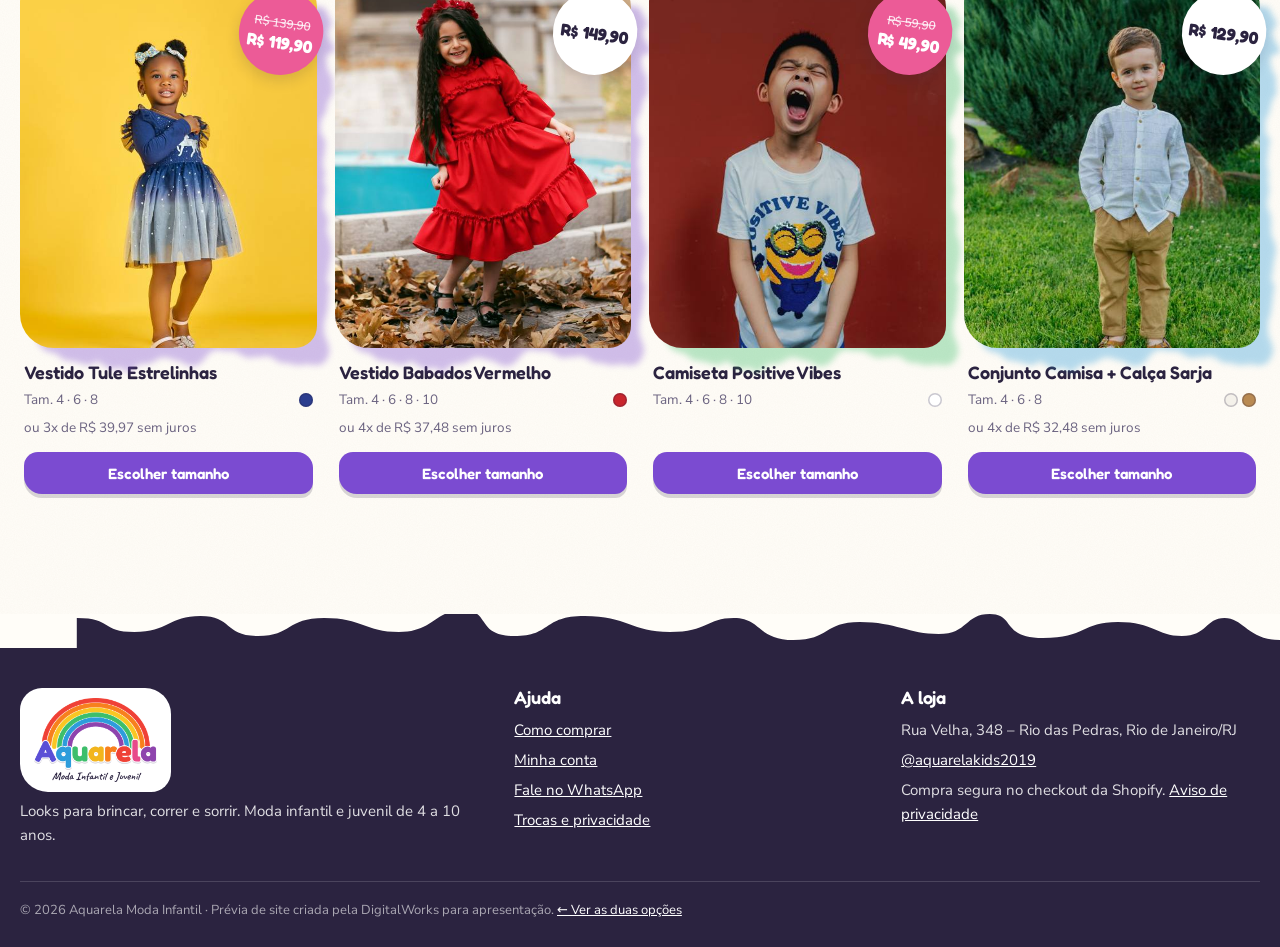
<file: loja-shopify/produto.html>
<!doctype html>
<html lang="pt-BR">
<head>
  <meta charset="utf-8">
  <meta name="viewport" content="width=device-width, initial-scale=1">
  <meta name="robots" content="noindex, nofollow">
  <!-- Segurança: só arquivos do próprio site; o mapa do Google entra só no clique. -->
  <meta http-equiv="Content-Security-Policy" content="default-src 'self'; script-src 'self'; style-src 'self'; font-src 'self'; img-src 'self' data:; frame-src https://www.google.com; base-uri 'none'; form-action 'self'; object-src 'none'">
  <title>Peça · Aquarela Moda Infantil</title>
  <meta name="description" content="Aquarela Moda Infantil, em Rio das Pedras (RJ). Escolha os looks, monte a sua lista e peça pelo WhatsApp, pela Shopee ou pelo Mercado Livre.">
  <meta name="theme-color" content="#7b4bd1">
  <link rel="icon" type="image/png" href="assets/img/favicon.png">
  <link rel="stylesheet" href="assets/css/estilo.css?v=6">
  <script src="assets/js/dados.js?v=1" defer></script>
  <script src="assets/js/app.js?v=8" defer></script>
</head>
<body data-pagina="produto">
  <!-- filtro que dá borda de tinta às manchas -->
  <svg width="0" height="0" class="vh" aria-hidden="true">
    <filter id="tinta" x="-20%" y="-20%" width="140%" height="140%">
      <feTurbulence type="fractalNoise" baseFrequency=".018" numOctaves="3" seed="7" result="ruido"/>
      <feDisplacementMap in="SourceGraphic" in2="ruido" scale="38" xChannelSelector="R" yChannelSelector="G" result="borda"/>
      <feGaussianBlur in="borda" stdDeviation="3"/>
    </filter>
    <linearGradient id="arco" x1="0" x2="1">
      <stop offset="0" stop-color="#ef4136"/><stop offset=".2" stop-color="#f7801d"/><stop offset=".4" stop-color="#f9c623"/>
      <stop offset=".6" stop-color="#3dbe6b"/><stop offset=".8" stop-color="#2d9cdb"/><stop offset="1" stop-color="#7b4bd1"/>
    </linearGradient>
  </svg>
  <a class="pular" href="#conteudo">Pular para o conteúdo</a>

  <div class="aviso"><strong>Vem pra Aquarela!</strong> Pix com 5% off · frete grátis acima de R$ 199 · retire grátis na Rua Velha, 348</div>

  <header class="topo" id="topo"></header>

  <main id="conteudo" class="wrap"><div id="produto"></div></main>

  <footer class="rodape" id="rodape"></footer>
</body>
</html>
</file>
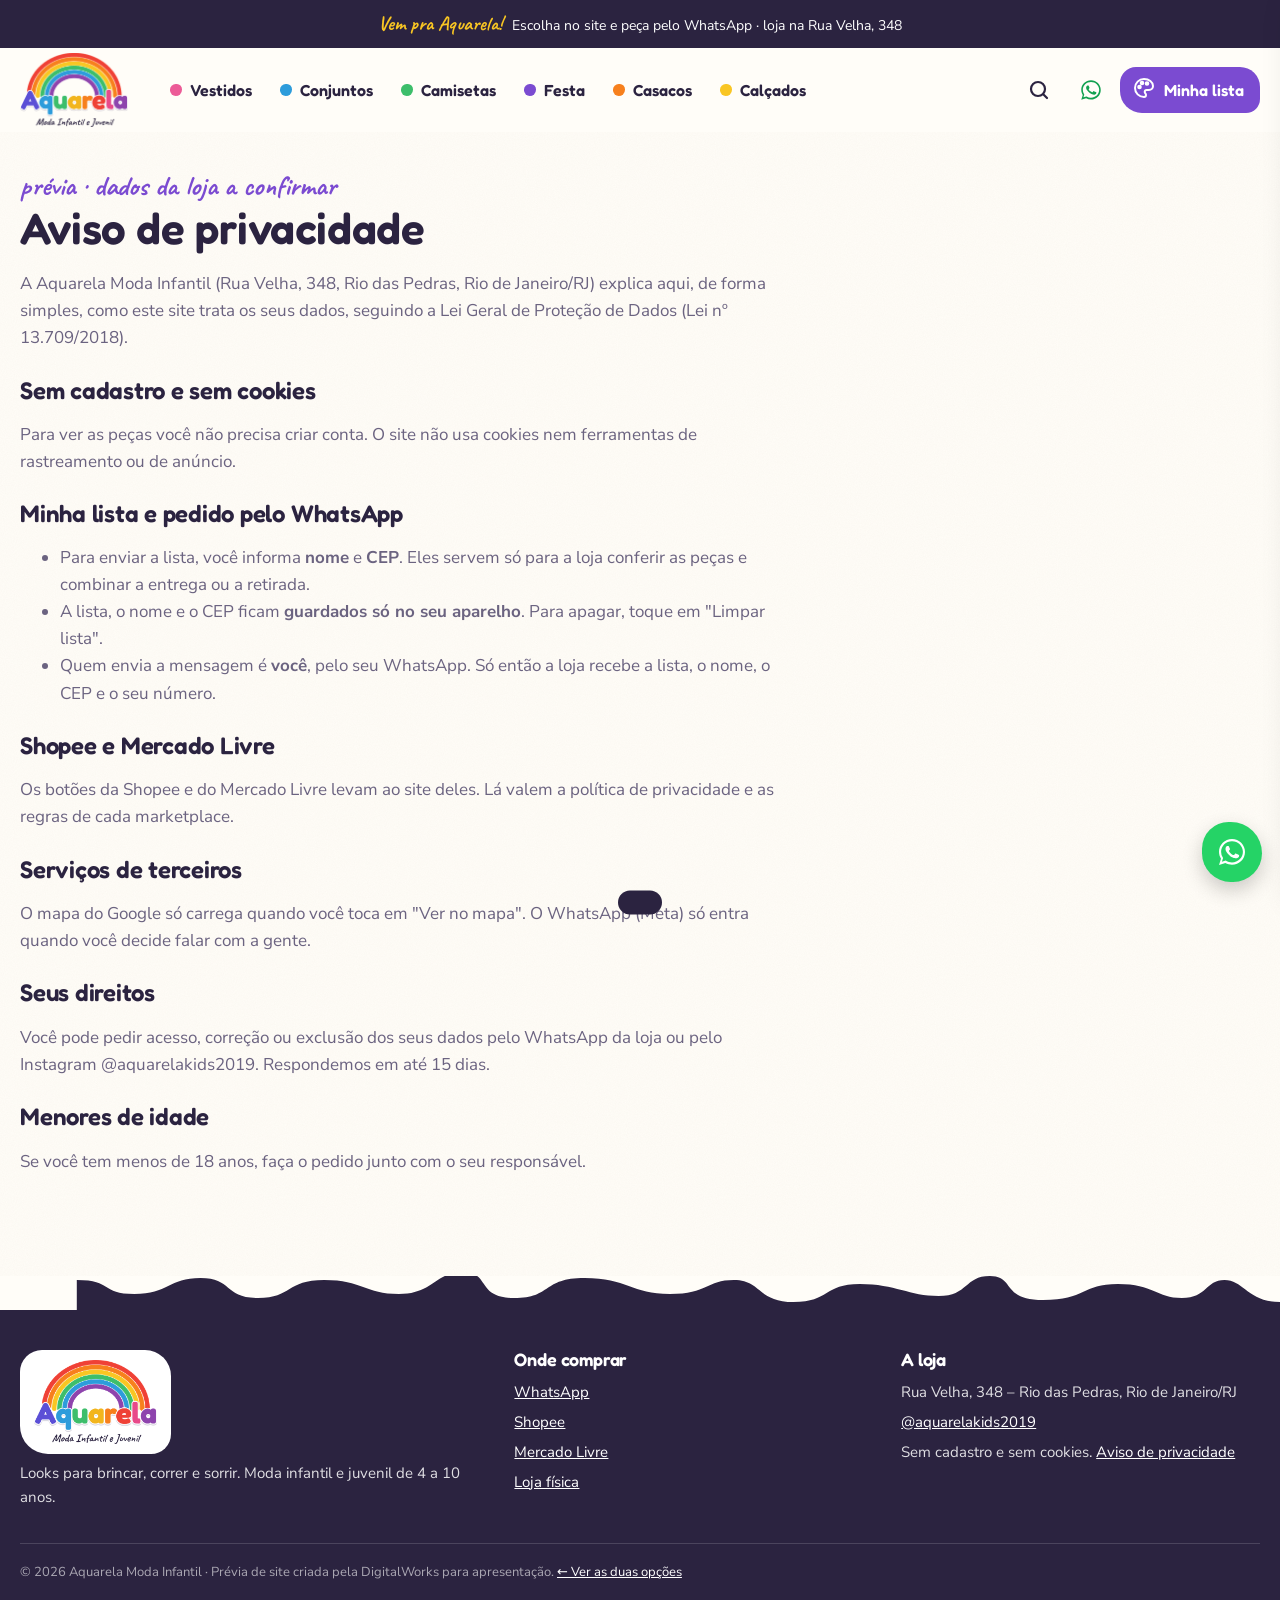
<file: loja-vitrine/privacidade.html>
<!doctype html>
<html lang="pt-BR">
<head>
  <meta charset="utf-8">
  <meta name="viewport" content="width=device-width, initial-scale=1">
  <meta name="robots" content="noindex, nofollow">
  <!-- Segurança: só arquivos do próprio site; o mapa do Google entra só no clique. -->
  <meta http-equiv="Content-Security-Policy" content="default-src 'self'; script-src 'self'; style-src 'self'; font-src 'self'; img-src 'self' data:; frame-src https://www.google.com; base-uri 'none'; form-action 'self'; object-src 'none'">
  <title>Aviso de privacidade · Aquarela Moda Infantil</title>
  <meta name="description" content="Aquarela Moda Infantil, em Rio das Pedras (RJ). Escolha os looks, monte a sua lista e peça pelo WhatsApp, pela Shopee ou pelo Mercado Livre.">
  <meta name="theme-color" content="#7b4bd1">
  <link rel="icon" type="image/png" href="assets/img/favicon.png">
  <link rel="stylesheet" href="assets/css/estilo.css?v=3">
  <script src="assets/js/dados.js?v=1" defer></script>
  <script src="assets/js/app.js?v=1" defer></script>
</head>
<body data-pagina="privacidade">
  <!-- filtro que dá borda de tinta às manchas -->
  <svg width="0" height="0" class="vh" aria-hidden="true">
    <filter id="tinta" x="-20%" y="-20%" width="140%" height="140%">
      <feTurbulence type="fractalNoise" baseFrequency=".018" numOctaves="3" seed="7" result="ruido"/>
      <feDisplacementMap in="SourceGraphic" in2="ruido" scale="38" xChannelSelector="R" yChannelSelector="G" result="borda"/>
      <feGaussianBlur in="borda" stdDeviation="3"/>
    </filter>
    <linearGradient id="arco" x1="0" x2="1">
      <stop offset="0" stop-color="#ef4136"/><stop offset=".2" stop-color="#f7801d"/><stop offset=".4" stop-color="#f9c623"/>
      <stop offset=".6" stop-color="#3dbe6b"/><stop offset=".8" stop-color="#2d9cdb"/><stop offset="1" stop-color="#7b4bd1"/>
    </linearGradient>
  </svg>
  <a class="pular" href="#conteudo">Pular para o conteúdo</a>

  <div class="aviso"><strong>Vem pra Aquarela!</strong> Escolha no site e peça pelo WhatsApp · loja na Rua Velha, 348</div>

  <header class="topo" id="topo"></header>

  <main id="conteudo" class="wrap">
    <article class="texto">
      <span class="mao produto__cat">prévia · dados da loja a confirmar</span>
      <h1>Aviso de privacidade</h1>
      <p>A Aquarela Moda Infantil (Rua Velha, 348, Rio das Pedras, Rio de Janeiro/RJ) explica aqui, de forma simples, como este site trata os seus dados, seguindo a Lei Geral de Proteção de Dados (Lei nº 13.709/2018).</p>
      <h2>Sem cadastro e sem cookies</h2>
      <p>Para ver as peças você não precisa criar conta. O site não usa cookies nem ferramentas de rastreamento ou de anúncio.</p>
      <h2>Minha lista e pedido pelo WhatsApp</h2>
      <ul>
        <li>Para enviar a lista, você informa <strong>nome</strong> e <strong>CEP</strong>. Eles servem só para a loja conferir as peças e combinar a entrega ou a retirada.</li>
        <li>A lista, o nome e o CEP ficam <strong>guardados só no seu aparelho</strong>. Para apagar, toque em "Limpar lista".</li>
        <li>Quem envia a mensagem é <strong>você</strong>, pelo seu WhatsApp. Só então a loja recebe a lista, o nome, o CEP e o seu número.</li>
      </ul>
      <h2>Shopee e Mercado Livre</h2>
      <p>Os botões da Shopee e do Mercado Livre levam ao site deles. Lá valem a política de privacidade e as regras de cada marketplace.</p>
      <h2>Serviços de terceiros</h2>
      <p>O mapa do Google só carrega quando você toca em "Ver no mapa". O WhatsApp (Meta) só entra quando você decide falar com a gente.</p>
      <h2>Seus direitos</h2>
      <p>Você pode pedir acesso, correção ou exclusão dos seus dados pelo WhatsApp da loja ou pelo Instagram @aquarelakids2019. Respondemos em até 15 dias.</p>
      <h2>Menores de idade</h2>
      <p>Se você tem menos de 18 anos, faça o pedido junto com o seu responsável.</p>
    </article>
  </main>

  <footer class="rodape" id="rodape"></footer>
</body>
</html>
</file>
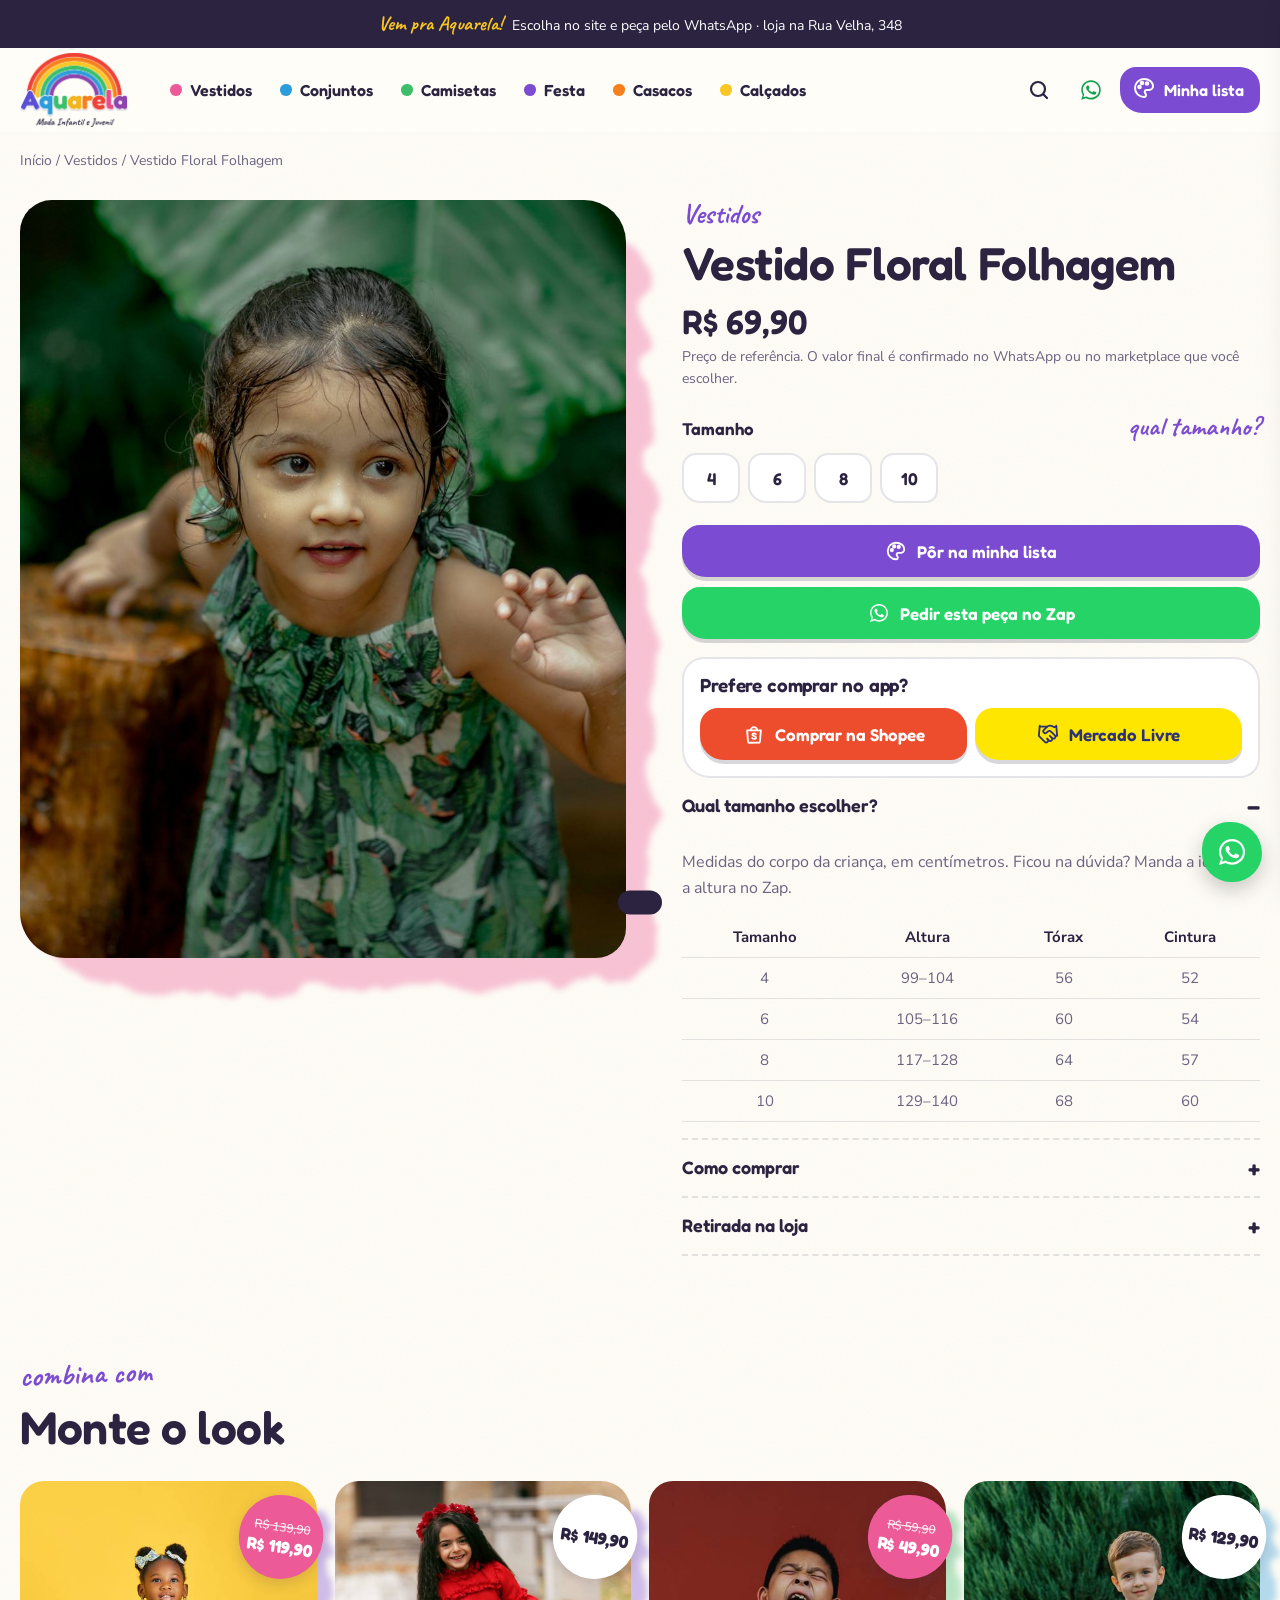
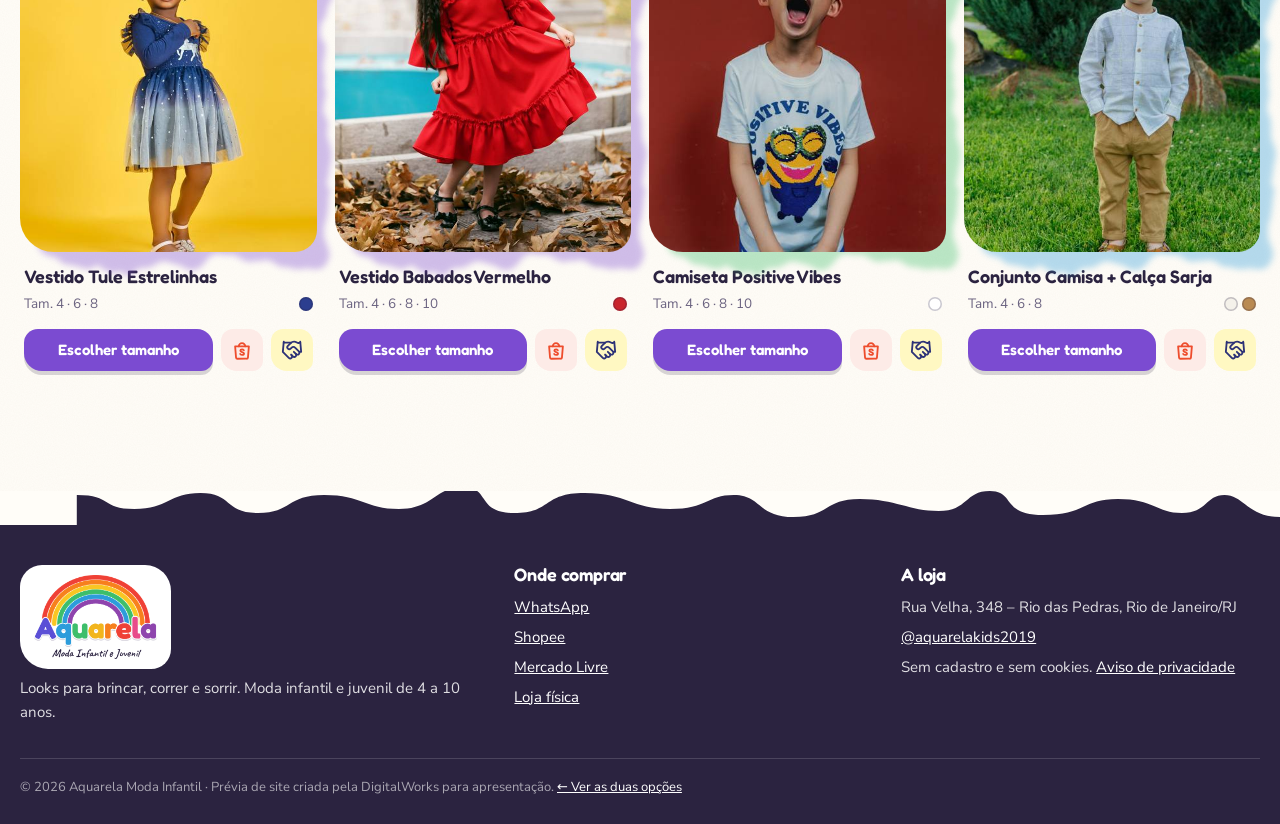
<file: loja-vitrine/produto.html>
<!doctype html>
<html lang="pt-BR">
<head>
  <meta charset="utf-8">
  <meta name="viewport" content="width=device-width, initial-scale=1">
  <meta name="robots" content="noindex, nofollow">
  <!-- Segurança: só arquivos do próprio site; o mapa do Google entra só no clique. -->
  <meta http-equiv="Content-Security-Policy" content="default-src 'self'; script-src 'self'; style-src 'self'; font-src 'self'; img-src 'self' data:; frame-src https://www.google.com; base-uri 'none'; form-action 'self'; object-src 'none'">
  <title>Peça · Aquarela Moda Infantil</title>
  <meta name="description" content="Aquarela Moda Infantil, em Rio das Pedras (RJ). Escolha os looks, monte a sua lista e peça pelo WhatsApp, pela Shopee ou pelo Mercado Livre.">
  <meta name="theme-color" content="#7b4bd1">
  <link rel="icon" type="image/png" href="assets/img/favicon.png">
  <link rel="stylesheet" href="assets/css/estilo.css?v=3">
  <script src="assets/js/dados.js?v=1" defer></script>
  <script src="assets/js/app.js?v=1" defer></script>
</head>
<body data-pagina="produto">
  <!-- filtro que dá borda de tinta às manchas -->
  <svg width="0" height="0" class="vh" aria-hidden="true">
    <filter id="tinta" x="-20%" y="-20%" width="140%" height="140%">
      <feTurbulence type="fractalNoise" baseFrequency=".018" numOctaves="3" seed="7" result="ruido"/>
      <feDisplacementMap in="SourceGraphic" in2="ruido" scale="38" xChannelSelector="R" yChannelSelector="G" result="borda"/>
      <feGaussianBlur in="borda" stdDeviation="3"/>
    </filter>
    <linearGradient id="arco" x1="0" x2="1">
      <stop offset="0" stop-color="#ef4136"/><stop offset=".2" stop-color="#f7801d"/><stop offset=".4" stop-color="#f9c623"/>
      <stop offset=".6" stop-color="#3dbe6b"/><stop offset=".8" stop-color="#2d9cdb"/><stop offset="1" stop-color="#7b4bd1"/>
    </linearGradient>
  </svg>
  <a class="pular" href="#conteudo">Pular para o conteúdo</a>

  <div class="aviso"><strong>Vem pra Aquarela!</strong> Escolha no site e peça pelo WhatsApp · loja na Rua Velha, 348</div>

  <header class="topo" id="topo"></header>

  <main id="conteudo" class="wrap"><div id="produto"></div></main>

  <footer class="rodape" id="rodape"></footer>
</body>
</html>
</file>
<file: loja-shopify/assets/css/estilo.css>
/* Aquarela Moda Infantil · vitrine autoral (prévia DigitalWorks)
   Conceito: papel de pintura + manchas de aquarela + letra de mão do logo + as 6 tintas do arco-íris. */

@font-face { font-family: 'Fredoka'; font-weight: 500 700; font-display: swap; src: url(../fonts/fredoka-2.woff2) format('woff2'); unicode-range: U+0000-00FF, U+0131, U+0152-0153, U+02BB-02BC, U+02C6, U+02DA, U+02DC, U+2000-206F, U+20AC, U+2122, U+2212; }
@font-face { font-family: 'Fredoka'; font-weight: 500 700; font-display: swap; src: url(../fonts/fredoka-1.woff2) format('woff2'); unicode-range: U+0100-02BA, U+02BD-02C5, U+1E00-1E9F, U+20A0-20AB, U+20AD-20C4; }
@font-face { font-family: 'Nunito Sans'; font-weight: 400 800; font-display: swap; src: url(../fonts/nunito-sans-2.woff2) format('woff2'); unicode-range: U+0000-00FF, U+0131, U+0152-0153, U+02BB-02BC, U+02C6, U+02DA, U+02DC, U+2000-206F, U+20AC, U+2122, U+2212; }
@font-face { font-family: 'Nunito Sans'; font-weight: 400 800; font-display: swap; src: url(../fonts/nunito-sans-1.woff2) format('woff2'); unicode-range: U+0100-02BA, U+02BD-02C5, U+1E00-1E9F, U+20A0-20AB, U+20AD-20C4; }
@font-face { font-family: 'Caveat'; font-weight: 600 700; font-display: swap; src: url(../fonts/caveat.woff2) format('woff2'); }

:root {
  --tinta: #2b2340;          /* "nanquim": texto */
  --tinta-suave: #6b6380;
  --papel: #fffdf8;
  --papel-2: #fbf6ec;
  --vermelho: #ef4136;
  --laranja: #f7801d;
  --amarelo: #f9c623;
  --verde: #3dbe6b;
  --azul: #2d9cdb;
  --roxo: #7b4bd1;
  --rosa: #ec5b97;
  --zap: #25d366;
  --shopee: #ee4d2d;
  --ml: #ffe600;
  --ml-texto: #2d3277;
  --linha: rgba(43, 35, 64, .12);
  --mao: 'Caveat', 'Comic Sans MS', cursive;
  --titulo: 'Fredoka', 'Nunito Sans', sans-serif;
  --corpo: 'Nunito Sans', system-ui, sans-serif;
  --largura: 1240px;
}
*, *::before, *::after { box-sizing: border-box; }
html { scroll-behavior: smooth; scroll-padding-top: 90px; }
body {
  margin: 0; color: var(--tinta); font: 400 16px/1.6 var(--corpo); -webkit-font-smoothing: antialiased;
  background-color: var(--papel);
  /* grão de papel de aquarela */
  background-image: url("data:image/svg+xml,%3Csvg xmlns='http://www.w3.org/2000/svg' width='220' height='220'%3E%3Cfilter id='g'%3E%3CfeTurbulence type='fractalNoise' baseFrequency='.9' numOctaves='2' stitchTiles='stitch'/%3E%3CfeColorMatrix values='0 0 0 0 .55 0 0 0 0 .45 0 0 0 0 .35 0 0 0 .07 0'/%3E%3C/filter%3E%3Crect width='100%25' height='100%25' filter='url(%23g)'/%3E%3C/svg%3E");
}
img { display: block; max-width: 100%; }
a { color: inherit; }
button { font: inherit; color: inherit; }
[hidden] { display: none !important; }
.vh { position: absolute !important; width: 1px; height: 1px; overflow: hidden; clip: rect(0 0 0 0); white-space: nowrap; }
.wrap { width: min(var(--largura), 100% - 32px); margin-inline: auto; }
h1, h2, h3 { font-family: var(--titulo); font-weight: 600; line-height: 1.1; margin: 0; letter-spacing: -.01em; }
h2 { font-size: clamp(30px, 4vw, 46px); }
.mao { font-family: var(--mao); font-weight: 700; }
.pular { position: absolute; left: -999px; top: 8px; background: var(--tinta); color: #fff; padding: 8px 14px; border-radius: 8px; z-index: 99; }
.pular:focus { left: 8px; }

/* ---------- manchas de aquarela (o filtro #tinta está no HTML) ---------- */
.mancha { position: absolute; border-radius: 50%; filter: url(#tinta); opacity: .55; mix-blend-mode: multiply; pointer-events: none; z-index: 0; }
.mancha--rosa { background: radial-gradient(circle at 45% 45%, rgba(236, 91, 151, .75), rgba(236, 91, 151, .25) 60%, transparent 72%); }
.mancha--amarelo { background: radial-gradient(circle at 50% 50%, rgba(249, 198, 35, .85), rgba(249, 198, 35, .3) 60%, transparent 72%); }
.mancha--azul { background: radial-gradient(circle at 50% 50%, rgba(45, 156, 219, .7), rgba(45, 156, 219, .25) 60%, transparent 72%); }
.mancha--verde { background: radial-gradient(circle at 50% 50%, rgba(61, 190, 107, .7), rgba(61, 190, 107, .25) 60%, transparent 72%); }
.mancha--roxo { background: radial-gradient(circle at 50% 50%, rgba(123, 75, 209, .65), rgba(123, 75, 209, .2) 60%, transparent 72%); }
.mancha--laranja { background: radial-gradient(circle at 50% 50%, rgba(247, 128, 29, .7), rgba(247, 128, 29, .25) 60%, transparent 72%); }

/* pincelada de arco-íris (SVG no HTML) */
.pincelada { display: block; width: 100%; height: 14px; }

/* ---------- botões ---------- */
.bt { display: inline-flex; align-items: center; justify-content: center; gap: 10px; min-height: 52px; padding: 0 26px; border-radius: 18px 22px 16px 24px; border: 0; cursor: pointer; font: 600 17px var(--titulo); text-decoration: none; background: var(--roxo); color: #fff; box-shadow: 0 4px 0 rgba(43, 35, 64, .18); transition: transform .15s, box-shadow .15s; }
.bt:hover { transform: translateY(-2px) rotate(-.5deg); box-shadow: 0 6px 0 rgba(43, 35, 64, .18); }
.bt:active { transform: translateY(2px); box-shadow: 0 2px 0 rgba(43, 35, 64, .18); }
.bt svg { width: 22px; height: 22px; flex: none; }
.bt--papel { background: #fff; color: var(--tinta); box-shadow: inset 0 0 0 2px var(--tinta), 0 4px 0 rgba(43, 35, 64, .12); }
.bt--zap { background: var(--zap); color: #fff; }
.bt--shopee { background: var(--shopee); color: #fff; }
.bt--ml { background: var(--ml); color: var(--ml-texto); }
.bt--cheio { width: 100%; }
.bt--pequeno { min-height: 42px; padding: 0 16px; font-size: 15px; border-radius: 14px 16px 12px 18px; }

/* ---------- cabeçalho ---------- */
.aviso { background: var(--tinta); color: #fff; font-size: 14px; text-align: center; padding: 8px 12px; }
.aviso strong { font-family: var(--mao); font-size: 20px; font-weight: 700; color: var(--amarelo); margin-right: 6px; }
.topo { position: sticky; top: 0; z-index: 40; background: rgba(255, 253, 248, .95); backdrop-filter: blur(6px); }
.topo__linha { display: flex; align-items: center; gap: 18px; min-height: 84px; }
.topo__logo img { height: 66px; width: auto; }
.menu { display: none; gap: 4px; margin-left: 12px; }
.menu a { position: relative; display: inline-flex; align-items: center; gap: 8px; padding: 8px 12px; border-radius: 12px; font: 600 16px var(--titulo); text-decoration: none; }
.menu a::before { content: ''; width: 12px; height: 12px; border-radius: 50% 45% 55% 50%; background: var(--cor, var(--roxo)); }
.menu a:hover { background: var(--papel-2); }
.topo__acoes { margin-left: auto; display: flex; align-items: center; gap: 6px; }
.icone { width: 46px; height: 46px; display: inline-flex; align-items: center; justify-content: center; border-radius: 50%; border: 0; background: none; cursor: pointer; color: var(--tinta); text-decoration: none; }
.icone:hover { background: var(--papel-2); }
.icone svg { width: 24px; height: 24px; }
.icone--zap { color: #12a150; }
.lista-bt { display: inline-flex; align-items: center; gap: 8px; min-height: 46px; padding: 0 16px 0 12px; border-radius: 16px 20px 14px 22px; border: 0; cursor: pointer; background: var(--roxo); color: #fff; font: 600 16px var(--titulo); }
.lista-bt svg { width: 24px; height: 24px; }
.lista-bt__n { min-width: 24px; height: 24px; border-radius: 12px; background: var(--amarelo); color: var(--tinta); font-size: 14px; display: inline-flex; align-items: center; justify-content: center; padding: 0 6px; }
.lista-bt__txt { display: none; }
.busca-barra { padding: 0 0 16px; }
.busca-barra form { display: flex; gap: 8px; }
.busca-barra input { flex: 1; min-height: 50px; border: 2px solid var(--tinta); border-radius: 16px; padding: 0 18px; font: inherit; font-size: 17px; background: #fff; }
.menu-cel { display: none; padding: 0 0 16px; }
.menu-cel.aberto { display: flex; flex-wrap: wrap; gap: 8px; }
.menu-cel a { padding: 8px 14px; border-radius: 14px; background: #fff; box-shadow: inset 0 0 0 2px var(--linha); text-decoration: none; font: 600 15px var(--titulo); }
@media (min-width: 1000px) {
  .menu { display: flex; }
  .topo__menu-cel { display: none; }
  .lista-bt__txt { display: inline; }
  .topo__logo img { height: 74px; }
}

/* ---------- hero ---------- */
.hero { position: relative; overflow: hidden; padding: 40px 0 56px; }
.hero__grade { position: relative; z-index: 1; display: grid; gap: 40px; align-items: center; }
@media (min-width: 900px) { .hero__grade { grid-template-columns: 1.05fr 1fr; } }
.hero__oi { font-family: var(--mao); font-weight: 700; font-size: 38px; color: var(--rosa); transform: rotate(-4deg); display: inline-block; margin-bottom: 6px; }
.hero h1 { font-size: clamp(44px, 7vw, 84px); line-height: .98; letter-spacing: -.02em; }
.hero h1 em { font-style: normal; position: relative; white-space: nowrap; }
.hero h1 em::after { content: ''; position: absolute; left: -4px; right: -6px; bottom: 4px; height: 18px; z-index: -1; background: rgba(249, 198, 35, .7); border-radius: 40% 60% 45% 55%; filter: url(#tinta); }
.hero p { font-size: 19px; color: var(--tinta-suave); max-width: 520px; margin: 18px 0 26px; }
.hero__bts { display: flex; flex-wrap: wrap; gap: 12px; }
.selinhos { list-style: none; padding: 0; margin: 26px 0 0; display: flex; flex-wrap: wrap; gap: 10px; }
.selinhos li { display: inline-flex; align-items: center; gap: 8px; padding: 6px 14px; border-radius: 999px; background: #fff; box-shadow: inset 0 0 0 2px var(--linha); font-weight: 700; font-size: 14px; }
.selinhos li::before { content: ''; width: 10px; height: 10px; border-radius: 50%; background: var(--c, var(--verde)); }
.colagem { position: relative; height: 470px; }
@media (max-width: 899px) { .colagem { height: 360px; } }
.colagem__foto { position: absolute; overflow: hidden; background: var(--papel-2); box-shadow: 0 14px 30px rgba(43, 35, 64, .18); }
.colagem__foto img { width: 100%; height: 100%; object-fit: cover; }
.colagem__foto--1 { width: 58%; height: 78%; left: 4%; top: 4%; border-radius: 58% 42% 46% 54% / 48% 44% 56% 52%; transform: rotate(-3deg); }
.colagem__foto--2 { width: 44%; height: 54%; right: 2%; top: 0; border-radius: 46% 54% 60% 40% / 56% 46% 54% 44%; transform: rotate(4deg); }
.colagem__foto--3 { width: 40%; height: 46%; right: 10%; bottom: 0; border-radius: 52% 48% 40% 60% / 46% 58% 42% 54%; transform: rotate(-2deg); }
.estrela { position: absolute; width: 34px; height: 34px; color: var(--amarelo); z-index: 2; }
.estrela--1 { left: 0; bottom: 18%; color: var(--azul); }
.estrela--2 { right: 44%; top: 2%; }
.estrela--3 { right: 2%; bottom: 46%; color: var(--rosa); width: 26px; }

/* ---------- títulos de seção ---------- */
.secao { position: relative; padding: 56px 0; }
.cab { display: flex; flex-wrap: wrap; align-items: flex-end; justify-content: space-between; gap: 12px 24px; margin-bottom: 28px; }
.cab .mao { display: block; font-size: 30px; color: var(--roxo); transform: rotate(-2deg); transform-origin: left; margin-bottom: 2px; }
.cab p { margin: 8px 0 0; color: var(--tinta-suave); max-width: 560px; }
.link-mao { font-family: var(--mao); font-weight: 700; font-size: 26px; color: var(--roxo); text-decoration: none; }
.link-mao:hover { text-decoration: underline; }

/* ---------- onde comprar ---------- */
.canais { display: grid; gap: 14px; grid-template-columns: repeat(2, 1fr); }
@media (min-width: 900px) { .canais { grid-template-columns: repeat(4, 1fr); } }
.canal { position: relative; display: flex; flex-direction: column; gap: 10px; padding: 22px 20px; background: #fff; border-radius: 24px 30px 22px 34px; text-decoration: none; box-shadow: 0 2px 0 var(--linha), inset 0 0 0 2px var(--linha); transition: transform .15s; }
.canal:hover { transform: rotate(-1deg) translateY(-3px); }
.canal__icone { width: 56px; height: 56px; border-radius: 18px 22px 16px 24px; display: flex; align-items: center; justify-content: center; }
.canal__icone svg { width: 32px; height: 32px; }
.canal strong { font: 600 20px var(--titulo); }
.canal span { font-size: 14.5px; color: var(--tinta-suave); line-height: 1.45; }
.canal--zap .canal__icone { background: var(--zap); color: #fff; }
.canal--shopee .canal__icone { background: var(--shopee); color: #fff; }
.canal--ml .canal__icone { background: var(--ml); color: var(--ml-texto); }
.canal--loja .canal__icone { background: var(--roxo); color: #fff; }

/* ---------- potes de tinta (categorias) ---------- */
.potes { list-style: none; margin: 0; padding: 4px 0 8px; display: grid; gap: 18px 12px; grid-template-columns: repeat(3, 1fr); }
@media (min-width: 900px) { .potes { grid-template-columns: repeat(6, 1fr); } }
.pote a { display: flex; flex-direction: column; align-items: center; text-decoration: none; }
.pote__circulo { position: relative; width: min(150px, 26vw); aspect-ratio: 1; }
.pote__circulo::before { content: ''; position: absolute; inset: -8%; border-radius: 50%; background: var(--cor); opacity: .45; filter: url(#tinta); }
.pote__circulo img { position: relative; width: 100%; height: 100%; object-fit: cover; border-radius: 50%; border: 5px solid #fff; transition: transform .25s; }
.pote a:hover img { transform: scale(1.05) rotate(-3deg); }
.pote__nome { margin-top: 10px; font-family: var(--mao); font-weight: 700; font-size: 28px; line-height: 1; }

/* tintas */
[data-tinta="rosa"] { --cor: var(--rosa); }
[data-tinta="azul"] { --cor: var(--azul); }
[data-tinta="verde"] { --cor: var(--verde); }
[data-tinta="roxo"] { --cor: var(--roxo); }
[data-tinta="laranja"] { --cor: var(--laranja); }
[data-tinta="amarelo"] { --cor: var(--amarelo); }

/* ---------- filtros ---------- */
.filtros { display: flex; flex-wrap: wrap; gap: 10px; align-items: center; margin-bottom: 26px; }
.filtros__rotulo { font-family: var(--mao); font-size: 24px; font-weight: 700; margin-right: 4px; }
.chip { min-height: 40px; padding: 0 16px; border-radius: 14px 16px 12px 18px; border: 0; cursor: pointer; background: #fff; box-shadow: inset 0 0 0 2px var(--linha); font: 600 15px var(--titulo); }
.chip:hover { box-shadow: inset 0 0 0 2px var(--tinta); }
.chip.ativo { background: var(--tinta); color: #fff; box-shadow: none; }
.filtros input[type=search] { min-height: 40px; border: 2px solid var(--linha); border-radius: 14px; padding: 0 14px; font: inherit; background: #fff; min-width: 200px; }

/* ---------- cards de produto ---------- */
.grade { display: grid; gap: 34px 18px; grid-template-columns: repeat(2, 1fr); }
@media (min-width: 760px) { .grade { grid-template-columns: repeat(3, 1fr); } }
@media (min-width: 1100px) { .grade { grid-template-columns: repeat(4, 1fr); } }
.trilho { display: grid; grid-auto-flow: column; grid-auto-columns: minmax(220px, 1fr); gap: 18px; overflow-x: auto; scroll-snap-type: x mandatory; padding: 6px 4px 16px; scrollbar-width: thin; }
.trilho > * { scroll-snap-align: start; }
@media (min-width: 1100px) { .trilho { grid-auto-columns: calc((100% - 54px) / 4); } }
.peca { position: relative; display: flex; flex-direction: column; }
.peca__foto { position: relative; display: block; aspect-ratio: 4 / 5; }
.peca__foto::before { content: ''; position: absolute; inset: 6% -4% -4% 6%; border-radius: 30px 40px 26px 44px; background: var(--cor, var(--roxo)); opacity: .35; filter: url(#tinta); transition: transform .3s; }
.peca:hover .peca__foto::before { transform: translate(6px, 6px) rotate(2deg); }
.peca__foto img { position: relative; width: 100%; height: 100%; object-fit: cover; border-radius: 24px 30px 22px 34px; }
.preco-selo { position: absolute; right: -6px; top: 14px; z-index: 2; background: #fff; border-radius: 50% 48% 52% 50%; width: 84px; height: 84px; display: flex; flex-direction: column; align-items: center; justify-content: center; transform: rotate(8deg); box-shadow: 0 6px 14px rgba(43, 35, 64, .15); font: 700 17px/1 var(--titulo); text-align: center; }
.preco-selo s { font: 600 12px var(--corpo); color: var(--tinta-suave); margin-bottom: 3px; }
.preco-selo--promo { background: var(--rosa); color: #fff; }
.preco-selo--promo s { color: rgba(255, 255, 255, .85); }
.etiqueta { position: absolute; left: 12px; top: 12px; z-index: 2; background: var(--amarelo); border-radius: 10px 14px 8px 16px; padding: 3px 10px; font: 700 20px/1.2 var(--mao); transform: rotate(-4deg); }
.peca__info { padding: 14px 4px 0; display: flex; flex-direction: column; gap: 6px; flex: 1; }
.peca__nome { font: 600 18px/1.2 var(--titulo); text-decoration: none; }
.peca__nome:hover { color: var(--roxo); }
.peca__linha { display: flex; align-items: center; justify-content: space-between; gap: 8px; font-size: 13.5px; color: var(--tinta-suave); }
.cores { display: inline-flex; gap: 4px; }
.cores i { width: 14px; height: 14px; border-radius: 50%; box-shadow: inset 0 0 0 1.5px rgba(43, 35, 64, .25); display: inline-block; }
.peca__acoes { display: flex; gap: 8px; align-items: center; margin-top: auto; padding-top: 8px; }
.peca__acoes .bt { flex: 1; }
.mini-canal { width: 42px; height: 42px; flex: none; border-radius: 12px 14px 10px 16px; display: inline-flex; align-items: center; justify-content: center; text-decoration: none; }
.mini-canal svg { width: 22px; height: 22px; }
.mini-canal--zap { background: #e8faef; color: #12a150; }
.mini-canal--shopee { background: #fdebe7; color: var(--shopee); }
.mini-canal--ml { background: #fff8c2; color: var(--ml-texto); }
.nota-exemplo { font-size: 13px; color: var(--tinta-suave); text-align: center; margin-top: 18px; }

/* ---------- painel "mande o look" ---------- */
.painel { position: relative; overflow: hidden; border-radius: 40px 48px 36px 52px; background: #fff; box-shadow: inset 0 0 0 2px var(--linha); padding: 40px 28px; display: grid; gap: 28px; align-items: center; }
@media (min-width: 900px) { .painel { grid-template-columns: 1fr 1.1fr; padding: 56px; } }
.painel > * { position: relative; z-index: 1; }
.painel h2 { margin: 6px 0 14px; }
.painel p { color: var(--tinta-suave); margin: 0 0 22px; font-size: 17px; }
.look { display: grid; grid-template-columns: repeat(3, 1fr); gap: 12px; }
.look a { display: block; text-decoration: none; text-align: center; }
.look img { width: 100%; aspect-ratio: 3 / 4; object-fit: cover; border-radius: 22px 28px 20px 30px; box-shadow: 0 8px 20px rgba(43, 35, 64, .14); }
.look a:nth-child(2) img { transform: translateY(-14px) rotate(2deg); }
.look a:nth-child(1) img { transform: rotate(-2deg); }
.look span { display: block; font: 700 22px/1.1 var(--mao); margin-top: 8px; }

/* ---------- como comprar ---------- */
.passos { list-style: none; margin: 0; padding: 0; display: grid; gap: 22px; counter-reset: passo; }
@media (min-width: 900px) { .passos { grid-template-columns: repeat(3, 1fr); gap: 34px; } }
.passo { position: relative; padding: 8px 0 0 86px; min-height: 80px; }
.passo::before { counter-increment: passo; content: counter(passo); position: absolute; left: 0; top: 0; width: 66px; height: 66px; display: flex; align-items: center; justify-content: center; font: 700 44px/1 var(--mao); color: #fff; background: var(--cor); border-radius: 46% 54% 52% 48% / 52% 44% 56% 48%; transform: rotate(-6deg); }
.passo:nth-child(1) { --cor: var(--rosa); }
.passo:nth-child(2) { --cor: var(--azul); }
.passo:nth-child(3) { --cor: var(--verde); }
.passo h3 { font-size: 22px; margin-bottom: 6px; }
.passo p { margin: 0; color: var(--tinta-suave); }

/* ---------- loja física ---------- */
.loja { display: grid; gap: 26px; align-items: center; }
@media (min-width: 900px) { .loja { grid-template-columns: 1fr 1fr; } }
.fachada { position: relative; aspect-ratio: 4 / 3; border-radius: 34px 40px 30px 44px; overflow: hidden; background: #fff; box-shadow: inset 0 0 0 2px var(--linha); display: flex; align-items: center; justify-content: center; }
.fachada svg { width: 86%; height: auto; }
.mapa-bt { position: absolute; inset: 0; border: 0; cursor: pointer; background: transparent; }
.mapa-bt span { position: absolute; right: 16px; bottom: 16px; background: var(--tinta); color: #fff; border-radius: 14px; padding: 8px 14px; font: 600 15px var(--titulo); }
.fachada iframe { position: absolute; inset: 0; width: 100%; height: 100%; border: 0; }
.loja__info ul { list-style: none; padding: 0; margin: 18px 0 24px; display: grid; gap: 12px; }
.loja__info li { display: flex; gap: 12px; align-items: flex-start; font-size: 17px; }
.loja__info li svg { width: 24px; height: 24px; flex: none; color: var(--roxo); margin-top: 2px; }
.loja__bts { display: flex; flex-wrap: wrap; gap: 10px; }

/* ---------- instagram ---------- */
.insta { position: relative; overflow: hidden; text-align: center; padding: 56px 20px; border-radius: 40px 48px 36px 52px; background: var(--tinta); color: #fff; }
.insta > * { position: relative; z-index: 1; }
.insta .mao { font-size: 34px; color: var(--amarelo); }
.insta h2 { margin: 6px 0 20px; }
.insta .mancha { opacity: .5; mix-blend-mode: screen; }

/* ---------- rodapé ---------- */
.rodape { margin-top: 64px; background: var(--tinta); color: rgba(255, 255, 255, .85); font-size: 15px; }
.rodape__pingos { background: var(--papel); line-height: 0; }
.rodape__pingos svg { display: block; width: 100%; height: 34px; }
.rodape__grade { display: grid; gap: 28px; padding: 40px 0 28px; }
@media (min-width: 800px) { .rodape__grade { grid-template-columns: 1.3fr 1fr 1fr; } }
.rodape__logo { background: #fff; border-radius: 22px 26px 20px 28px; padding: 10px 14px; display: inline-block; }
.rodape__logo img { height: 84px; width: auto; }
.rodape h3 { color: #fff; font-size: 18px; margin-bottom: 10px; }
.rodape p { margin: 0 0 6px; }
.rodape a { color: #fff; }
.rodape__base { border-top: 1px solid rgba(255, 255, 255, .15); padding: 18px 0 26px; font-size: 13px; color: rgba(255, 255, 255, .6); }

/* ---------- zap flutuante ---------- */
.zap-flutuante { position: fixed; right: 18px; bottom: 18px; z-index: 30; width: 60px; height: 60px; border-radius: 46% 54% 50% 50%; background: var(--zap); color: #fff; display: flex; align-items: center; justify-content: center; box-shadow: 0 8px 20px rgba(0, 0, 0, .2); }
.zap-flutuante svg { width: 32px; height: 32px; }

/* ---------- minha lista (gaveta) ---------- */
.veu { position: fixed; inset: 0; background: rgba(43, 35, 64, .45); z-index: 80; opacity: 0; visibility: hidden; transition: opacity .2s; }
.veu.aberto { opacity: 1; visibility: visible; }
.gaveta { position: fixed; right: 0; top: 0; bottom: 0; width: min(440px, 100%); z-index: 90; background-color: var(--papel); background-image: inherit; display: flex; flex-direction: column; transform: translateX(105%); transition: transform .28s cubic-bezier(.2, .8, .2, 1); box-shadow: -10px 0 30px rgba(0, 0, 0, .12); }
.gaveta.aberta { transform: none; }
.gaveta__topo { display: flex; align-items: center; justify-content: space-between; padding: 18px 22px; border-bottom: 2px dashed var(--linha); }
.gaveta__topo h2 { font-size: 28px; }
.gaveta__topo h2 .mao { color: var(--roxo); font-size: 34px; }
.gaveta__corpo { flex: 1; overflow-y: auto; padding: 8px 22px 16px; }
.gaveta__rodape { padding: 16px 22px 22px; border-top: 2px dashed var(--linha); display: grid; gap: 10px; }
.item { display: grid; grid-template-columns: 72px 1fr auto; gap: 12px; padding: 14px 0; border-bottom: 1px solid var(--linha); align-items: center; }
.item img { width: 72px; height: 88px; object-fit: cover; border-radius: 14px 18px 12px 20px; }
.item__nome { font: 600 16px/1.2 var(--titulo); }
.item__det { font-size: 13.5px; color: var(--tinta-suave); }
.qtd { display: inline-flex; align-items: center; gap: 2px; margin-top: 6px; background: #fff; border-radius: 12px; box-shadow: inset 0 0 0 2px var(--linha); }
.qtd button { width: 34px; height: 34px; border: 0; background: none; cursor: pointer; font-size: 18px; }
.qtd span { min-width: 22px; text-align: center; font-weight: 800; }
.item__lixo { border: 0; background: none; cursor: pointer; color: var(--tinta-suave); width: 40px; height: 40px; border-radius: 50%; }
.item__lixo:hover { background: #fdebe7; color: var(--vermelho); }
.item__lixo svg { width: 20px; height: 20px; }
.lista-vazia { text-align: center; padding: 40px 10px; }
.lista-vazia .mao { font-size: 34px; color: var(--roxo); display: block; }
.campos { display: grid; grid-template-columns: 1.4fr 1fr; gap: 8px; }
.campos label { display: grid; gap: 4px; font-size: 13px; font-weight: 700; }
.campos input { min-height: 44px; border: 2px solid var(--linha); border-radius: 12px; padding: 0 12px; font: inherit; background: #fff; }
.campos input:focus { outline: none; border-color: var(--roxo); }
.total { display: flex; justify-content: space-between; font: 600 20px var(--titulo); }
.letra-miuda { font-size: 12.5px; color: var(--tinta-suave); margin: 0; }
.letra-miuda a { color: inherit; }
.erro { color: var(--vermelho); font-size: 14px; font-weight: 700; margin: 0; }

/* ---------- página de produto ---------- */
.produto { display: grid; gap: 34px; padding: 28px 0 40px; }
@media (min-width: 900px) { .produto { grid-template-columns: 1.05fr 1fr; gap: 56px; } }
.migalha { font-size: 14px; color: var(--tinta-suave); padding-top: 18px; }
.migalha a { text-decoration: none; }
.galeria { position: relative; }
.galeria__principal { position: relative; aspect-ratio: 4 / 5; }
.galeria__principal::before { content: ''; position: absolute; inset: 5% -4% -4% 5%; border-radius: 40px 52px 36px 56px; background: var(--cor, var(--roxo)); opacity: .35; filter: url(#tinta); }
.galeria__principal img { position: relative; width: 100%; height: 100%; object-fit: cover; border-radius: 32px 42px 30px 46px; }
.galeria__mini { display: flex; gap: 10px; margin-top: 18px; }
.galeria__mini button { width: 76px; aspect-ratio: 4 / 5; padding: 0; border: 3px solid transparent; border-radius: 14px; overflow: hidden; cursor: pointer; background: none; }
.galeria__mini button.ativo { border-color: var(--tinta); }
.galeria__mini img { width: 100%; height: 100%; object-fit: cover; }
.produto__cat { font: 700 28px/1 var(--mao); color: var(--roxo); }
.produto h1 { font-size: clamp(32px, 4vw, 46px); margin: 6px 0 12px; }
.produto__preco { display: flex; align-items: baseline; gap: 12px; flex-wrap: wrap; font: 600 34px var(--titulo); }
.produto__preco s { font: 600 18px var(--corpo); color: var(--tinta-suave); }
.produto__preco .promo { font: 700 15px var(--corpo); color: #fff; background: var(--rosa); border-radius: 10px; padding: 2px 10px; align-self: center; }
.produto__ref { font-size: 14px; color: var(--tinta-suave); margin: 4px 0 20px; }
.produto__rotulo { font: 600 17px var(--titulo); margin: 18px 0 10px; display: flex; justify-content: space-between; align-items: baseline; }
.tamanhos { display: flex; flex-wrap: wrap; gap: 8px; }
.tam { min-width: 58px; min-height: 50px; border: 0; border-radius: 14px 16px 12px 18px; cursor: pointer; background: #fff; box-shadow: inset 0 0 0 2px var(--linha); font: 600 17px var(--titulo); }
.tam:hover { box-shadow: inset 0 0 0 2px var(--tinta); }
.tam.ativo { background: var(--tinta); color: #fff; box-shadow: none; }
.produto__bts { display: grid; gap: 10px; margin: 22px 0 8px; }
.onde { margin-top: 18px; padding: 18px; border-radius: 22px 26px 20px 28px; background: #fff; box-shadow: inset 0 0 0 2px var(--linha); }
.onde h3 { font-size: 19px; margin-bottom: 12px; }
.onde__bts { display: grid; gap: 8px; }
@media (min-width: 520px) { .onde__bts { grid-template-columns: 1fr 1fr; } }
.sanfona { border-bottom: 2px dashed var(--linha); }
.sanfona summary { cursor: pointer; list-style: none; padding: 16px 0; font: 600 18px var(--titulo); display: flex; justify-content: space-between; }
.sanfona summary::-webkit-details-marker { display: none; }
.sanfona summary::after { content: '+'; font-size: 24px; line-height: 1; }
.sanfona[open] summary::after { content: '−'; }
.sanfona div { padding: 0 0 16px; color: var(--tinta-suave); }
.medidas { width: 100%; border-collapse: collapse; font-size: 15px; margin-top: 8px; }
.medidas th, .medidas td { padding: 8px; border-bottom: 1px solid var(--linha); text-align: center; }
.medidas th { color: var(--tinta); }

/* ---------- aviso (toast) ---------- */
.toast { position: fixed; left: 50%; bottom: 24px; transform: translate(-50%, 160%); z-index: 99; background: var(--tinta); color: #fff; padding: 12px 22px; border-radius: 16px; font-weight: 700; transition: transform .25s; max-width: calc(100% - 32px); text-align: center; }
.toast.ver { transform: translate(-50%, 0); }

/* ---------- privacidade ---------- */
.texto { max-width: 760px; padding: 40px 0 20px; }
.texto h1 { font-size: 44px; margin-bottom: 18px; }
.texto h2 { font-size: 24px; margin: 26px 0 8px; }
.texto p, .texto li { color: var(--tinta-suave); font-size: 17px; }

@media (prefers-reduced-motion: reduce) { * { transition: none !important; scroll-behavior: auto !important; } }

/* posição das manchas (sem estilo inline, por causa da CSP) */
.mancha[data-pos="hero-1"] { width: 520px; height: 520px; right: -60px; top: -40px; }
.mancha[data-pos="hero-2"] { width: 320px; height: 320px; right: 34%; bottom: -60px; }
.mancha[data-pos="hero-3"] { width: 260px; height: 260px; left: -90px; top: 30px; opacity: .35; }
.mancha[data-pos="painel-1"] { width: 420px; height: 420px; right: -80px; top: -120px; }
.mancha[data-pos="painel-2"] { width: 300px; height: 300px; left: -80px; bottom: -120px; }
.mancha[data-pos="insta-1"] { width: 380px; height: 380px; left: -60px; top: -140px; }
.mancha[data-pos="insta-2"] { width: 320px; height: 320px; right: -40px; bottom: -160px; }
.selinhos li[data-c="verde"] { --c: var(--verde); }
.selinhos li[data-c="rosa"] { --c: var(--rosa); }
.selinhos li[data-c="azul"] { --c: var(--azul); }
.painel .mao, .loja__info .mao { font-size: 30px; color: var(--rosa); display: inline-block; transform: rotate(-3deg); }
.rodape__pingos svg { transform: scaleY(-1); }

/* correções de proporção: a imagem ocupa a caixa inteira */
.peca__foto img, .galeria__principal img { position: absolute; inset: 0; }
.pote__circulo { display: block; }
.pote__circulo img { position: absolute; inset: 0; }
.colagem__foto img { position: absolute; inset: 0; }
/* manchas dentro de painéis continuam soltas (não ocupam espaço) */
.painel > .mancha, .insta > .mancha { position: absolute; }

/* nada de rolagem lateral por causa das manchas que saem da caixa */
body { overflow-x: clip; }

/* ---------- loja: barra de frete grátis na sacola ---------- */
.frete { display: grid; gap: 6px; padding: 16px 0 4px; font-weight: 700; font-size: 15px; }
.frete__trilho { height: 10px; border-radius: 10px; background: #fff; box-shadow: inset 0 0 0 2px var(--linha); overflow: hidden; }
.frete__valor { display: block; height: 100%; border-radius: 10px; background: linear-gradient(90deg, var(--rosa), var(--amarelo), var(--verde)); transition: width .3s; }

/* ---------- minha conta (prévia da conta de cliente Shopify) ---------- */
.conta-caixa { max-width: 460px; margin: 48px auto; padding: 32px 28px; background: #fff; border-radius: 30px 36px 28px 40px; box-shadow: inset 0 0 0 2px var(--linha); display: grid; gap: 12px; }
.conta-caixa--larga { max-width: 720px; }
.conta-caixa h1 { font-size: 40px; }
.conta-caixa p { margin: 0; color: var(--tinta-suave); }
.conta-caixa label { font-weight: 800; font-size: 14px; }
.conta-caixa input { min-height: 50px; border: 2px solid var(--linha); border-radius: 14px; padding: 0 16px; font: inherit; font-size: 17px; background: #fff; }
.conta-caixa input:focus { outline: none; border-color: var(--roxo); }
.conta-oi { font-size: 30px; color: var(--rosa); transform: rotate(-3deg); display: inline-block; }
.conta-sub { font-size: 22px; margin-top: 14px; }
.conta-pedido { display: flex; flex-wrap: wrap; gap: 12px; align-items: center; justify-content: space-between; padding: 16px; border-radius: 18px; background: var(--papel-2); }
.conta-pedido strong { display: block; font: 600 18px var(--titulo); }
.conta-pedido span { font-size: 14px; color: var(--tinta-suave); }
.conta-status { background: #fff3c4; color: var(--tinta) !important; font-weight: 800; border-radius: 999px; padding: 4px 12px; }

/* ---------- página de coleção ---------- */
.colecao-topo { position: relative; padding: 26px 0 30px; }
.colecao-topo::before { content: ''; position: absolute; left: -40px; top: -10px; width: 380px; height: 180px; border-radius: 50%; background: var(--cor); opacity: .28; filter: url(#tinta); z-index: -1; }
.colecao-topo .mao { display: block; font-size: 30px; color: var(--roxo); transform: rotate(-2deg); transform-origin: left; }
.colecao-topo h1 { font-size: clamp(38px, 5.5vw, 64px); }
.colecao-topo p { margin: 8px 0 0; color: var(--tinta-suave); font-size: 18px; }
.colecao { display: grid; gap: 28px; align-items: start; }
@media (min-width: 1000px) { .colecao { grid-template-columns: 250px 1fr; gap: 40px; } }
.filtros-lado { display: none; }
.filtros-lado.aberto { display: grid; gap: 4px; background: #fff; border-radius: 24px 28px 22px 30px; box-shadow: inset 0 0 0 2px var(--linha); padding: 18px; }
@media (min-width: 1000px) { .filtros-lado { display: grid; gap: 4px; position: sticky; top: 110px; } .filtros-lado.aberto { background: none; box-shadow: none; padding: 0; } .botao-filtrar, .fechar-filtros { display: none !important; } }
.filtro-grupo { padding: 14px 0; border-bottom: 2px dashed var(--linha); }
.filtro-grupo h3 { font-size: 18px; margin-bottom: 10px; }
.filtro-tams { display: flex; flex-wrap: wrap; gap: 6px; }
.tam--mini { min-width: 46px; min-height: 40px; font-size: 15px; }
.filtro-lista { display: grid; gap: 6px; }
.filtro-lista label { display: flex; align-items: center; gap: 10px; cursor: pointer; font-size: 15px; }
.filtro-lista label span { margin-left: auto; color: var(--tinta-suave); font-size: 13px; }
.filtro-lista label.vazio { opacity: .45; cursor: default; }
.filtro-lista input { width: 18px; height: 18px; accent-color: var(--roxo); }
.filtro-cores { display: flex; flex-wrap: wrap; gap: 8px; }
.swatch { width: 32px; height: 32px; border-radius: 50% 46% 52% 48%; border: 3px solid #fff; box-shadow: 0 0 0 2px var(--linha); cursor: pointer; padding: 0; }
.swatch.ativo { box-shadow: 0 0 0 3px var(--tinta); }
.fechar-filtros { margin-top: 12px; }
.barra-colecao { display: flex; flex-wrap: wrap; justify-content: space-between; align-items: center; gap: 12px; margin-bottom: 14px; }
.barra-colecao__esq { display: flex; align-items: center; gap: 12px; }
.barra-colecao__n { font-weight: 700; color: var(--tinta-suave); }
.barra-colecao__ordem { display: flex; align-items: center; gap: 8px; font-weight: 700; font-size: 15px; }
.ordem { min-height: 42px; border: 2px solid var(--linha); border-radius: 14px; padding: 0 12px; font: inherit; background: #fff; }
.chips-ativos { display: flex; flex-wrap: wrap; gap: 8px; align-items: center; margin-bottom: 22px; }
.chips-ativos:empty { display: none; }
.chip--ativo { background: var(--papel-2); display: inline-flex; align-items: center; gap: 6px; }
.chip__cor { width: 14px; height: 14px; border-radius: 50%; display: inline-block; box-shadow: inset 0 0 0 1.5px rgba(43, 35, 64, .25); }
.link-limpar { border: 0; background: none; cursor: pointer; text-decoration: underline; font-weight: 700; color: var(--tinta-suave); }
@media (min-width: 1100px) { .grade--colecao { grid-template-columns: repeat(3, 1fr); } }
.vazio-colecao { grid-column: 1 / -1; text-align: center; padding: 40px 10px; display: grid; gap: 10px; justify-items: center; }
.vazio-colecao .mao { font-size: 34px; color: var(--roxo); }
</file>
<file: loja-vitrine/assets/css/estilo.css>
/* Aquarela Moda Infantil · vitrine autoral (prévia DigitalWorks)
   Conceito: papel de pintura + manchas de aquarela + letra de mão do logo + as 6 tintas do arco-íris. */

@font-face { font-family: 'Fredoka'; font-weight: 500 700; font-display: swap; src: url(../fonts/fredoka-2.woff2) format('woff2'); unicode-range: U+0000-00FF, U+0131, U+0152-0153, U+02BB-02BC, U+02C6, U+02DA, U+02DC, U+2000-206F, U+20AC, U+2122, U+2212; }
@font-face { font-family: 'Fredoka'; font-weight: 500 700; font-display: swap; src: url(../fonts/fredoka-1.woff2) format('woff2'); unicode-range: U+0100-02BA, U+02BD-02C5, U+1E00-1E9F, U+20A0-20AB, U+20AD-20C4; }
@font-face { font-family: 'Nunito Sans'; font-weight: 400 800; font-display: swap; src: url(../fonts/nunito-sans-2.woff2) format('woff2'); unicode-range: U+0000-00FF, U+0131, U+0152-0153, U+02BB-02BC, U+02C6, U+02DA, U+02DC, U+2000-206F, U+20AC, U+2122, U+2212; }
@font-face { font-family: 'Nunito Sans'; font-weight: 400 800; font-display: swap; src: url(../fonts/nunito-sans-1.woff2) format('woff2'); unicode-range: U+0100-02BA, U+02BD-02C5, U+1E00-1E9F, U+20A0-20AB, U+20AD-20C4; }
@font-face { font-family: 'Caveat'; font-weight: 600 700; font-display: swap; src: url(../fonts/caveat.woff2) format('woff2'); }

:root {
  --tinta: #2b2340;          /* "nanquim": texto */
  --tinta-suave: #6b6380;
  --papel: #fffdf8;
  --papel-2: #fbf6ec;
  --vermelho: #ef4136;
  --laranja: #f7801d;
  --amarelo: #f9c623;
  --verde: #3dbe6b;
  --azul: #2d9cdb;
  --roxo: #7b4bd1;
  --rosa: #ec5b97;
  --zap: #25d366;
  --shopee: #ee4d2d;
  --ml: #ffe600;
  --ml-texto: #2d3277;
  --linha: rgba(43, 35, 64, .12);
  --mao: 'Caveat', 'Comic Sans MS', cursive;
  --titulo: 'Fredoka', 'Nunito Sans', sans-serif;
  --corpo: 'Nunito Sans', system-ui, sans-serif;
  --largura: 1240px;
}
*, *::before, *::after { box-sizing: border-box; }
html { scroll-behavior: smooth; scroll-padding-top: 90px; }
body {
  margin: 0; color: var(--tinta); font: 400 16px/1.6 var(--corpo); -webkit-font-smoothing: antialiased;
  background-color: var(--papel);
  /* grão de papel de aquarela */
  background-image: url("data:image/svg+xml,%3Csvg xmlns='http://www.w3.org/2000/svg' width='220' height='220'%3E%3Cfilter id='g'%3E%3CfeTurbulence type='fractalNoise' baseFrequency='.9' numOctaves='2' stitchTiles='stitch'/%3E%3CfeColorMatrix values='0 0 0 0 .55 0 0 0 0 .45 0 0 0 0 .35 0 0 0 .07 0'/%3E%3C/filter%3E%3Crect width='100%25' height='100%25' filter='url(%23g)'/%3E%3C/svg%3E");
}
img { display: block; max-width: 100%; }
a { color: inherit; }
button { font: inherit; color: inherit; }
[hidden] { display: none !important; }
.vh { position: absolute !important; width: 1px; height: 1px; overflow: hidden; clip: rect(0 0 0 0); white-space: nowrap; }
.wrap { width: min(var(--largura), 100% - 32px); margin-inline: auto; }
h1, h2, h3 { font-family: var(--titulo); font-weight: 600; line-height: 1.1; margin: 0; letter-spacing: -.01em; }
h2 { font-size: clamp(30px, 4vw, 46px); }
.mao { font-family: var(--mao); font-weight: 700; }
.pular { position: absolute; left: -999px; top: 8px; background: var(--tinta); color: #fff; padding: 8px 14px; border-radius: 8px; z-index: 99; }
.pular:focus { left: 8px; }

/* ---------- manchas de aquarela (o filtro #tinta está no HTML) ---------- */
.mancha { position: absolute; border-radius: 50%; filter: url(#tinta); opacity: .55; mix-blend-mode: multiply; pointer-events: none; z-index: 0; }
.mancha--rosa { background: radial-gradient(circle at 45% 45%, rgba(236, 91, 151, .75), rgba(236, 91, 151, .25) 60%, transparent 72%); }
.mancha--amarelo { background: radial-gradient(circle at 50% 50%, rgba(249, 198, 35, .85), rgba(249, 198, 35, .3) 60%, transparent 72%); }
.mancha--azul { background: radial-gradient(circle at 50% 50%, rgba(45, 156, 219, .7), rgba(45, 156, 219, .25) 60%, transparent 72%); }
.mancha--verde { background: radial-gradient(circle at 50% 50%, rgba(61, 190, 107, .7), rgba(61, 190, 107, .25) 60%, transparent 72%); }
.mancha--roxo { background: radial-gradient(circle at 50% 50%, rgba(123, 75, 209, .65), rgba(123, 75, 209, .2) 60%, transparent 72%); }
.mancha--laranja { background: radial-gradient(circle at 50% 50%, rgba(247, 128, 29, .7), rgba(247, 128, 29, .25) 60%, transparent 72%); }

/* pincelada de arco-íris (SVG no HTML) */
.pincelada { display: block; width: 100%; height: 14px; }

/* ---------- botões ---------- */
.bt { display: inline-flex; align-items: center; justify-content: center; gap: 10px; min-height: 52px; padding: 0 26px; border-radius: 18px 22px 16px 24px; border: 0; cursor: pointer; font: 600 17px var(--titulo); text-decoration: none; background: var(--roxo); color: #fff; box-shadow: 0 4px 0 rgba(43, 35, 64, .18); transition: transform .15s, box-shadow .15s; }
.bt:hover { transform: translateY(-2px) rotate(-.5deg); box-shadow: 0 6px 0 rgba(43, 35, 64, .18); }
.bt:active { transform: translateY(2px); box-shadow: 0 2px 0 rgba(43, 35, 64, .18); }
.bt svg { width: 22px; height: 22px; flex: none; }
.bt--papel { background: #fff; color: var(--tinta); box-shadow: inset 0 0 0 2px var(--tinta), 0 4px 0 rgba(43, 35, 64, .12); }
.bt--zap { background: var(--zap); color: #fff; }
.bt--shopee { background: var(--shopee); color: #fff; }
.bt--ml { background: var(--ml); color: var(--ml-texto); }
.bt--cheio { width: 100%; }
.bt--pequeno { min-height: 42px; padding: 0 16px; font-size: 15px; border-radius: 14px 16px 12px 18px; }

/* ---------- cabeçalho ---------- */
.aviso { background: var(--tinta); color: #fff; font-size: 14px; text-align: center; padding: 8px 12px; }
.aviso strong { font-family: var(--mao); font-size: 20px; font-weight: 700; color: var(--amarelo); margin-right: 6px; }
.topo { position: sticky; top: 0; z-index: 40; background: rgba(255, 253, 248, .95); backdrop-filter: blur(6px); }
.topo__linha { display: flex; align-items: center; gap: 18px; min-height: 84px; }
.topo__logo img { height: 66px; width: auto; }
.menu { display: none; gap: 4px; margin-left: 12px; }
.menu a { position: relative; display: inline-flex; align-items: center; gap: 8px; padding: 8px 12px; border-radius: 12px; font: 600 16px var(--titulo); text-decoration: none; }
.menu a::before { content: ''; width: 12px; height: 12px; border-radius: 50% 45% 55% 50%; background: var(--cor, var(--roxo)); }
.menu a:hover { background: var(--papel-2); }
.topo__acoes { margin-left: auto; display: flex; align-items: center; gap: 6px; }
.icone { width: 46px; height: 46px; display: inline-flex; align-items: center; justify-content: center; border-radius: 50%; border: 0; background: none; cursor: pointer; color: var(--tinta); text-decoration: none; }
.icone:hover { background: var(--papel-2); }
.icone svg { width: 24px; height: 24px; }
.icone--zap { color: #12a150; }
.lista-bt { display: inline-flex; align-items: center; gap: 8px; min-height: 46px; padding: 0 16px 0 12px; border-radius: 16px 20px 14px 22px; border: 0; cursor: pointer; background: var(--roxo); color: #fff; font: 600 16px var(--titulo); }
.lista-bt svg { width: 24px; height: 24px; }
.lista-bt__n { min-width: 24px; height: 24px; border-radius: 12px; background: var(--amarelo); color: var(--tinta); font-size: 14px; display: inline-flex; align-items: center; justify-content: center; padding: 0 6px; }
.lista-bt__txt { display: none; }
.busca-barra { padding: 0 0 16px; }
.busca-barra form { display: flex; gap: 8px; }
.busca-barra input { flex: 1; min-height: 50px; border: 2px solid var(--tinta); border-radius: 16px; padding: 0 18px; font: inherit; font-size: 17px; background: #fff; }
.menu-cel { display: none; padding: 0 0 16px; }
.menu-cel.aberto { display: flex; flex-wrap: wrap; gap: 8px; }
.menu-cel a { padding: 8px 14px; border-radius: 14px; background: #fff; box-shadow: inset 0 0 0 2px var(--linha); text-decoration: none; font: 600 15px var(--titulo); }
@media (min-width: 1000px) {
  .menu { display: flex; }
  .topo__menu-cel { display: none; }
  .lista-bt__txt { display: inline; }
  .topo__logo img { height: 74px; }
}

/* ---------- hero ---------- */
.hero { position: relative; overflow: hidden; padding: 40px 0 56px; }
.hero__grade { position: relative; z-index: 1; display: grid; gap: 40px; align-items: center; }
@media (min-width: 900px) { .hero__grade { grid-template-columns: 1.05fr 1fr; } }
.hero__oi { font-family: var(--mao); font-weight: 700; font-size: 38px; color: var(--rosa); transform: rotate(-4deg); display: inline-block; margin-bottom: 6px; }
.hero h1 { font-size: clamp(44px, 7vw, 84px); line-height: .98; letter-spacing: -.02em; }
.hero h1 em { font-style: normal; position: relative; white-space: nowrap; }
.hero h1 em::after { content: ''; position: absolute; left: -4px; right: -6px; bottom: 4px; height: 18px; z-index: -1; background: rgba(249, 198, 35, .7); border-radius: 40% 60% 45% 55%; filter: url(#tinta); }
.hero p { font-size: 19px; color: var(--tinta-suave); max-width: 520px; margin: 18px 0 26px; }
.hero__bts { display: flex; flex-wrap: wrap; gap: 12px; }
.selinhos { list-style: none; padding: 0; margin: 26px 0 0; display: flex; flex-wrap: wrap; gap: 10px; }
.selinhos li { display: inline-flex; align-items: center; gap: 8px; padding: 6px 14px; border-radius: 999px; background: #fff; box-shadow: inset 0 0 0 2px var(--linha); font-weight: 700; font-size: 14px; }
.selinhos li::before { content: ''; width: 10px; height: 10px; border-radius: 50%; background: var(--c, var(--verde)); }
.colagem { position: relative; height: 470px; }
@media (max-width: 899px) { .colagem { height: 360px; } }
.colagem__foto { position: absolute; overflow: hidden; background: var(--papel-2); box-shadow: 0 14px 30px rgba(43, 35, 64, .18); }
.colagem__foto img { width: 100%; height: 100%; object-fit: cover; }
.colagem__foto--1 { width: 58%; height: 78%; left: 4%; top: 4%; border-radius: 58% 42% 46% 54% / 48% 44% 56% 52%; transform: rotate(-3deg); }
.colagem__foto--2 { width: 44%; height: 54%; right: 2%; top: 0; border-radius: 46% 54% 60% 40% / 56% 46% 54% 44%; transform: rotate(4deg); }
.colagem__foto--3 { width: 40%; height: 46%; right: 10%; bottom: 0; border-radius: 52% 48% 40% 60% / 46% 58% 42% 54%; transform: rotate(-2deg); }
.estrela { position: absolute; width: 34px; height: 34px; color: var(--amarelo); z-index: 2; }
.estrela--1 { left: 0; bottom: 18%; color: var(--azul); }
.estrela--2 { right: 44%; top: 2%; }
.estrela--3 { right: 2%; bottom: 46%; color: var(--rosa); width: 26px; }

/* ---------- títulos de seção ---------- */
.secao { position: relative; padding: 56px 0; }
.cab { display: flex; flex-wrap: wrap; align-items: flex-end; justify-content: space-between; gap: 12px 24px; margin-bottom: 28px; }
.cab .mao { display: block; font-size: 30px; color: var(--roxo); transform: rotate(-2deg); transform-origin: left; margin-bottom: 2px; }
.cab p { margin: 8px 0 0; color: var(--tinta-suave); max-width: 560px; }
.link-mao { font-family: var(--mao); font-weight: 700; font-size: 26px; color: var(--roxo); text-decoration: none; }
.link-mao:hover { text-decoration: underline; }

/* ---------- onde comprar ---------- */
.canais { display: grid; gap: 14px; grid-template-columns: repeat(2, 1fr); }
@media (min-width: 900px) { .canais { grid-template-columns: repeat(4, 1fr); } }
.canal { position: relative; display: flex; flex-direction: column; gap: 10px; padding: 22px 20px; background: #fff; border-radius: 24px 30px 22px 34px; text-decoration: none; box-shadow: 0 2px 0 var(--linha), inset 0 0 0 2px var(--linha); transition: transform .15s; }
.canal:hover { transform: rotate(-1deg) translateY(-3px); }
.canal__icone { width: 56px; height: 56px; border-radius: 18px 22px 16px 24px; display: flex; align-items: center; justify-content: center; }
.canal__icone svg { width: 32px; height: 32px; }
.canal strong { font: 600 20px var(--titulo); }
.canal span { font-size: 14.5px; color: var(--tinta-suave); line-height: 1.45; }
.canal--zap .canal__icone { background: var(--zap); color: #fff; }
.canal--shopee .canal__icone { background: var(--shopee); color: #fff; }
.canal--ml .canal__icone { background: var(--ml); color: var(--ml-texto); }
.canal--loja .canal__icone { background: var(--roxo); color: #fff; }

/* ---------- potes de tinta (categorias) ---------- */
.potes { list-style: none; margin: 0; padding: 4px 0 8px; display: grid; gap: 18px 12px; grid-template-columns: repeat(3, 1fr); }
@media (min-width: 900px) { .potes { grid-template-columns: repeat(6, 1fr); } }
.pote a { display: flex; flex-direction: column; align-items: center; text-decoration: none; }
.pote__circulo { position: relative; width: min(150px, 26vw); aspect-ratio: 1; }
.pote__circulo::before { content: ''; position: absolute; inset: -8%; border-radius: 50%; background: var(--cor); opacity: .45; filter: url(#tinta); }
.pote__circulo img { position: relative; width: 100%; height: 100%; object-fit: cover; border-radius: 50%; border: 5px solid #fff; transition: transform .25s; }
.pote a:hover img { transform: scale(1.05) rotate(-3deg); }
.pote__nome { margin-top: 10px; font-family: var(--mao); font-weight: 700; font-size: 28px; line-height: 1; }

/* tintas */
[data-tinta="rosa"] { --cor: var(--rosa); }
[data-tinta="azul"] { --cor: var(--azul); }
[data-tinta="verde"] { --cor: var(--verde); }
[data-tinta="roxo"] { --cor: var(--roxo); }
[data-tinta="laranja"] { --cor: var(--laranja); }
[data-tinta="amarelo"] { --cor: var(--amarelo); }

/* ---------- filtros ---------- */
.filtros { display: flex; flex-wrap: wrap; gap: 10px; align-items: center; margin-bottom: 26px; }
.filtros__rotulo { font-family: var(--mao); font-size: 24px; font-weight: 700; margin-right: 4px; }
.chip { min-height: 40px; padding: 0 16px; border-radius: 14px 16px 12px 18px; border: 0; cursor: pointer; background: #fff; box-shadow: inset 0 0 0 2px var(--linha); font: 600 15px var(--titulo); }
.chip:hover { box-shadow: inset 0 0 0 2px var(--tinta); }
.chip.ativo { background: var(--tinta); color: #fff; box-shadow: none; }
.filtros input[type=search] { min-height: 40px; border: 2px solid var(--linha); border-radius: 14px; padding: 0 14px; font: inherit; background: #fff; min-width: 200px; }

/* ---------- cards de produto ---------- */
.grade { display: grid; gap: 34px 18px; grid-template-columns: repeat(2, 1fr); }
@media (min-width: 760px) { .grade { grid-template-columns: repeat(3, 1fr); } }
@media (min-width: 1100px) { .grade { grid-template-columns: repeat(4, 1fr); } }
.trilho { display: grid; grid-auto-flow: column; grid-auto-columns: minmax(220px, 1fr); gap: 18px; overflow-x: auto; scroll-snap-type: x mandatory; padding: 6px 4px 16px; scrollbar-width: thin; }
.trilho > * { scroll-snap-align: start; }
@media (min-width: 1100px) { .trilho { grid-auto-columns: calc((100% - 54px) / 4); } }
.peca { position: relative; display: flex; flex-direction: column; }
.peca__foto { position: relative; display: block; aspect-ratio: 4 / 5; }
.peca__foto::before { content: ''; position: absolute; inset: 6% -4% -4% 6%; border-radius: 30px 40px 26px 44px; background: var(--cor, var(--roxo)); opacity: .35; filter: url(#tinta); transition: transform .3s; }
.peca:hover .peca__foto::before { transform: translate(6px, 6px) rotate(2deg); }
.peca__foto img { position: relative; width: 100%; height: 100%; object-fit: cover; border-radius: 24px 30px 22px 34px; }
.preco-selo { position: absolute; right: -6px; top: 14px; z-index: 2; background: #fff; border-radius: 50% 48% 52% 50%; width: 84px; height: 84px; display: flex; flex-direction: column; align-items: center; justify-content: center; transform: rotate(8deg); box-shadow: 0 6px 14px rgba(43, 35, 64, .15); font: 700 17px/1 var(--titulo); text-align: center; }
.preco-selo s { font: 600 12px var(--corpo); color: var(--tinta-suave); margin-bottom: 3px; }
.preco-selo--promo { background: var(--rosa); color: #fff; }
.preco-selo--promo s { color: rgba(255, 255, 255, .85); }
.etiqueta { position: absolute; left: 12px; top: 12px; z-index: 2; background: var(--amarelo); border-radius: 10px 14px 8px 16px; padding: 3px 10px; font: 700 20px/1.2 var(--mao); transform: rotate(-4deg); }
.peca__info { padding: 14px 4px 0; display: flex; flex-direction: column; gap: 6px; flex: 1; }
.peca__nome { font: 600 18px/1.2 var(--titulo); text-decoration: none; }
.peca__nome:hover { color: var(--roxo); }
.peca__linha { display: flex; align-items: center; justify-content: space-between; gap: 8px; font-size: 13.5px; color: var(--tinta-suave); }
.cores { display: inline-flex; gap: 4px; }
.cores i { width: 14px; height: 14px; border-radius: 50%; box-shadow: inset 0 0 0 1.5px rgba(43, 35, 64, .25); display: inline-block; }
.peca__acoes { display: flex; gap: 8px; align-items: center; margin-top: auto; padding-top: 8px; }
.peca__acoes .bt { flex: 1; }
.mini-canal { width: 42px; height: 42px; flex: none; border-radius: 12px 14px 10px 16px; display: inline-flex; align-items: center; justify-content: center; text-decoration: none; }
.mini-canal svg { width: 22px; height: 22px; }
.mini-canal--zap { background: #e8faef; color: #12a150; }
.mini-canal--shopee { background: #fdebe7; color: var(--shopee); }
.mini-canal--ml { background: #fff8c2; color: var(--ml-texto); }
.nota-exemplo { font-size: 13px; color: var(--tinta-suave); text-align: center; margin-top: 18px; }

/* ---------- painel "mande o look" ---------- */
.painel { position: relative; overflow: hidden; border-radius: 40px 48px 36px 52px; background: #fff; box-shadow: inset 0 0 0 2px var(--linha); padding: 40px 28px; display: grid; gap: 28px; align-items: center; }
@media (min-width: 900px) { .painel { grid-template-columns: 1fr 1.1fr; padding: 56px; } }
.painel > * { position: relative; z-index: 1; }
.painel h2 { margin: 6px 0 14px; }
.painel p { color: var(--tinta-suave); margin: 0 0 22px; font-size: 17px; }
.look { display: grid; grid-template-columns: repeat(3, 1fr); gap: 12px; }
.look a { display: block; text-decoration: none; text-align: center; }
.look img { width: 100%; aspect-ratio: 3 / 4; object-fit: cover; border-radius: 22px 28px 20px 30px; box-shadow: 0 8px 20px rgba(43, 35, 64, .14); }
.look a:nth-child(2) img { transform: translateY(-14px) rotate(2deg); }
.look a:nth-child(1) img { transform: rotate(-2deg); }
.look span { display: block; font: 700 22px/1.1 var(--mao); margin-top: 8px; }

/* ---------- como comprar ---------- */
.passos { list-style: none; margin: 0; padding: 0; display: grid; gap: 22px; counter-reset: passo; }
@media (min-width: 900px) { .passos { grid-template-columns: repeat(3, 1fr); gap: 34px; } }
.passo { position: relative; padding: 8px 0 0 86px; min-height: 80px; }
.passo::before { counter-increment: passo; content: counter(passo); position: absolute; left: 0; top: 0; width: 66px; height: 66px; display: flex; align-items: center; justify-content: center; font: 700 44px/1 var(--mao); color: #fff; background: var(--cor); border-radius: 46% 54% 52% 48% / 52% 44% 56% 48%; transform: rotate(-6deg); }
.passo:nth-child(1) { --cor: var(--rosa); }
.passo:nth-child(2) { --cor: var(--azul); }
.passo:nth-child(3) { --cor: var(--verde); }
.passo h3 { font-size: 22px; margin-bottom: 6px; }
.passo p { margin: 0; color: var(--tinta-suave); }

/* ---------- loja física ---------- */
.loja { display: grid; gap: 26px; align-items: center; }
@media (min-width: 900px) { .loja { grid-template-columns: 1fr 1fr; } }
.fachada { position: relative; aspect-ratio: 4 / 3; border-radius: 34px 40px 30px 44px; overflow: hidden; background: #fff; box-shadow: inset 0 0 0 2px var(--linha); display: flex; align-items: center; justify-content: center; }
.fachada svg { width: 86%; height: auto; }
.mapa-bt { position: absolute; inset: 0; border: 0; cursor: pointer; background: transparent; }
.mapa-bt span { position: absolute; right: 16px; bottom: 16px; background: var(--tinta); color: #fff; border-radius: 14px; padding: 8px 14px; font: 600 15px var(--titulo); }
.fachada iframe { position: absolute; inset: 0; width: 100%; height: 100%; border: 0; }
.loja__info ul { list-style: none; padding: 0; margin: 18px 0 24px; display: grid; gap: 12px; }
.loja__info li { display: flex; gap: 12px; align-items: flex-start; font-size: 17px; }
.loja__info li svg { width: 24px; height: 24px; flex: none; color: var(--roxo); margin-top: 2px; }
.loja__bts { display: flex; flex-wrap: wrap; gap: 10px; }

/* ---------- instagram ---------- */
.insta { position: relative; overflow: hidden; text-align: center; padding: 56px 20px; border-radius: 40px 48px 36px 52px; background: var(--tinta); color: #fff; }
.insta > * { position: relative; z-index: 1; }
.insta .mao { font-size: 34px; color: var(--amarelo); }
.insta h2 { margin: 6px 0 20px; }
.insta .mancha { opacity: .5; mix-blend-mode: screen; }

/* ---------- rodapé ---------- */
.rodape { margin-top: 64px; background: var(--tinta); color: rgba(255, 255, 255, .85); font-size: 15px; }
.rodape__pingos { background: var(--papel); line-height: 0; }
.rodape__pingos svg { display: block; width: 100%; height: 34px; }
.rodape__grade { display: grid; gap: 28px; padding: 40px 0 28px; }
@media (min-width: 800px) { .rodape__grade { grid-template-columns: 1.3fr 1fr 1fr; } }
.rodape__logo { background: #fff; border-radius: 22px 26px 20px 28px; padding: 10px 14px; display: inline-block; }
.rodape__logo img { height: 84px; width: auto; }
.rodape h3 { color: #fff; font-size: 18px; margin-bottom: 10px; }
.rodape p { margin: 0 0 6px; }
.rodape a { color: #fff; }
.rodape__base { border-top: 1px solid rgba(255, 255, 255, .15); padding: 18px 0 26px; font-size: 13px; color: rgba(255, 255, 255, .6); }

/* ---------- zap flutuante ---------- */
.zap-flutuante { position: fixed; right: 18px; bottom: 18px; z-index: 30; width: 60px; height: 60px; border-radius: 46% 54% 50% 50%; background: var(--zap); color: #fff; display: flex; align-items: center; justify-content: center; box-shadow: 0 8px 20px rgba(0, 0, 0, .2); }
.zap-flutuante svg { width: 32px; height: 32px; }

/* ---------- minha lista (gaveta) ---------- */
.veu { position: fixed; inset: 0; background: rgba(43, 35, 64, .45); z-index: 80; opacity: 0; visibility: hidden; transition: opacity .2s; }
.veu.aberto { opacity: 1; visibility: visible; }
.gaveta { position: fixed; right: 0; top: 0; bottom: 0; width: min(440px, 100%); z-index: 90; background-color: var(--papel); background-image: inherit; display: flex; flex-direction: column; transform: translateX(105%); transition: transform .28s cubic-bezier(.2, .8, .2, 1); box-shadow: -10px 0 30px rgba(0, 0, 0, .12); }
.gaveta.aberta { transform: none; }
.gaveta__topo { display: flex; align-items: center; justify-content: space-between; padding: 18px 22px; border-bottom: 2px dashed var(--linha); }
.gaveta__topo h2 { font-size: 28px; }
.gaveta__topo h2 .mao { color: var(--roxo); font-size: 34px; }
.gaveta__corpo { flex: 1; overflow-y: auto; padding: 8px 22px 16px; }
.gaveta__rodape { padding: 16px 22px 22px; border-top: 2px dashed var(--linha); display: grid; gap: 10px; }
.item { display: grid; grid-template-columns: 72px 1fr auto; gap: 12px; padding: 14px 0; border-bottom: 1px solid var(--linha); align-items: center; }
.item img { width: 72px; height: 88px; object-fit: cover; border-radius: 14px 18px 12px 20px; }
.item__nome { font: 600 16px/1.2 var(--titulo); }
.item__det { font-size: 13.5px; color: var(--tinta-suave); }
.qtd { display: inline-flex; align-items: center; gap: 2px; margin-top: 6px; background: #fff; border-radius: 12px; box-shadow: inset 0 0 0 2px var(--linha); }
.qtd button { width: 34px; height: 34px; border: 0; background: none; cursor: pointer; font-size: 18px; }
.qtd span { min-width: 22px; text-align: center; font-weight: 800; }
.item__lixo { border: 0; background: none; cursor: pointer; color: var(--tinta-suave); width: 40px; height: 40px; border-radius: 50%; }
.item__lixo:hover { background: #fdebe7; color: var(--vermelho); }
.item__lixo svg { width: 20px; height: 20px; }
.lista-vazia { text-align: center; padding: 40px 10px; }
.lista-vazia .mao { font-size: 34px; color: var(--roxo); display: block; }
.campos { display: grid; grid-template-columns: 1.4fr 1fr; gap: 8px; }
.campos label { display: grid; gap: 4px; font-size: 13px; font-weight: 700; }
.campos input { min-height: 44px; border: 2px solid var(--linha); border-radius: 12px; padding: 0 12px; font: inherit; background: #fff; }
.campos input:focus { outline: none; border-color: var(--roxo); }
.total { display: flex; justify-content: space-between; font: 600 20px var(--titulo); }
.letra-miuda { font-size: 12.5px; color: var(--tinta-suave); margin: 0; }
.letra-miuda a { color: inherit; }
.erro { color: var(--vermelho); font-size: 14px; font-weight: 700; margin: 0; }

/* ---------- página de produto ---------- */
.produto { display: grid; gap: 34px; padding: 28px 0 40px; }
@media (min-width: 900px) { .produto { grid-template-columns: 1.05fr 1fr; gap: 56px; } }
.migalha { font-size: 14px; color: var(--tinta-suave); padding-top: 18px; }
.migalha a { text-decoration: none; }
.galeria { position: relative; }
.galeria__principal { position: relative; aspect-ratio: 4 / 5; }
.galeria__principal::before { content: ''; position: absolute; inset: 5% -4% -4% 5%; border-radius: 40px 52px 36px 56px; background: var(--cor, var(--roxo)); opacity: .35; filter: url(#tinta); }
.galeria__principal img { position: relative; width: 100%; height: 100%; object-fit: cover; border-radius: 32px 42px 30px 46px; }
.galeria__mini { display: flex; gap: 10px; margin-top: 18px; }
.galeria__mini button { width: 76px; aspect-ratio: 4 / 5; padding: 0; border: 3px solid transparent; border-radius: 14px; overflow: hidden; cursor: pointer; background: none; }
.galeria__mini button.ativo { border-color: var(--tinta); }
.galeria__mini img { width: 100%; height: 100%; object-fit: cover; }
.produto__cat { font: 700 28px/1 var(--mao); color: var(--roxo); }
.produto h1 { font-size: clamp(32px, 4vw, 46px); margin: 6px 0 12px; }
.produto__preco { display: flex; align-items: baseline; gap: 12px; flex-wrap: wrap; font: 600 34px var(--titulo); }
.produto__preco s { font: 600 18px var(--corpo); color: var(--tinta-suave); }
.produto__preco .promo { font: 700 15px var(--corpo); color: #fff; background: var(--rosa); border-radius: 10px; padding: 2px 10px; align-self: center; }
.produto__ref { font-size: 14px; color: var(--tinta-suave); margin: 4px 0 20px; }
.produto__rotulo { font: 600 17px var(--titulo); margin: 18px 0 10px; display: flex; justify-content: space-between; align-items: baseline; }
.tamanhos { display: flex; flex-wrap: wrap; gap: 8px; }
.tam { min-width: 58px; min-height: 50px; border: 0; border-radius: 14px 16px 12px 18px; cursor: pointer; background: #fff; box-shadow: inset 0 0 0 2px var(--linha); font: 600 17px var(--titulo); }
.tam:hover { box-shadow: inset 0 0 0 2px var(--tinta); }
.tam.ativo { background: var(--tinta); color: #fff; box-shadow: none; }
.produto__bts { display: grid; gap: 10px; margin: 22px 0 8px; }
.onde { margin-top: 18px; padding: 18px; border-radius: 22px 26px 20px 28px; background: #fff; box-shadow: inset 0 0 0 2px var(--linha); }
.onde h3 { font-size: 19px; margin-bottom: 12px; }
.onde__bts { display: grid; gap: 8px; }
@media (min-width: 520px) { .onde__bts { grid-template-columns: 1fr 1fr; } }
.sanfona { border-bottom: 2px dashed var(--linha); }
.sanfona summary { cursor: pointer; list-style: none; padding: 16px 0; font: 600 18px var(--titulo); display: flex; justify-content: space-between; }
.sanfona summary::-webkit-details-marker { display: none; }
.sanfona summary::after { content: '+'; font-size: 24px; line-height: 1; }
.sanfona[open] summary::after { content: '−'; }
.sanfona div { padding: 0 0 16px; color: var(--tinta-suave); }
.medidas { width: 100%; border-collapse: collapse; font-size: 15px; margin-top: 8px; }
.medidas th, .medidas td { padding: 8px; border-bottom: 1px solid var(--linha); text-align: center; }
.medidas th { color: var(--tinta); }

/* ---------- aviso (toast) ---------- */
.toast { position: fixed; left: 50%; bottom: 24px; transform: translate(-50%, 160%); z-index: 99; background: var(--tinta); color: #fff; padding: 12px 22px; border-radius: 16px; font-weight: 700; transition: transform .25s; max-width: calc(100% - 32px); text-align: center; }
.toast.ver { transform: translate(-50%, 0); }

/* ---------- privacidade ---------- */
.texto { max-width: 760px; padding: 40px 0 20px; }
.texto h1 { font-size: 44px; margin-bottom: 18px; }
.texto h2 { font-size: 24px; margin: 26px 0 8px; }
.texto p, .texto li { color: var(--tinta-suave); font-size: 17px; }

@media (prefers-reduced-motion: reduce) { * { transition: none !important; scroll-behavior: auto !important; } }

/* posição das manchas (sem estilo inline, por causa da CSP) */
.mancha[data-pos="hero-1"] { width: 520px; height: 520px; right: -60px; top: -40px; }
.mancha[data-pos="hero-2"] { width: 320px; height: 320px; right: 34%; bottom: -60px; }
.mancha[data-pos="hero-3"] { width: 260px; height: 260px; left: -90px; top: 30px; opacity: .35; }
.mancha[data-pos="painel-1"] { width: 420px; height: 420px; right: -80px; top: -120px; }
.mancha[data-pos="painel-2"] { width: 300px; height: 300px; left: -80px; bottom: -120px; }
.mancha[data-pos="insta-1"] { width: 380px; height: 380px; left: -60px; top: -140px; }
.mancha[data-pos="insta-2"] { width: 320px; height: 320px; right: -40px; bottom: -160px; }
.selinhos li[data-c="verde"] { --c: var(--verde); }
.selinhos li[data-c="rosa"] { --c: var(--rosa); }
.selinhos li[data-c="azul"] { --c: var(--azul); }
.painel .mao, .loja__info .mao { font-size: 30px; color: var(--rosa); display: inline-block; transform: rotate(-3deg); }
.rodape__pingos svg { transform: scaleY(-1); }

/* correções de proporção: a imagem ocupa a caixa inteira */
.peca__foto img, .galeria__principal img { position: absolute; inset: 0; }
.pote__circulo { display: block; }
.pote__circulo img { position: absolute; inset: 0; }
.colagem__foto img { position: absolute; inset: 0; }
/* manchas dentro de painéis continuam soltas (não ocupam espaço) */
.painel > .mancha, .insta > .mancha { position: absolute; }

/* nada de rolagem lateral por causa das manchas que saem da caixa */
body { overflow-x: clip; }
</file>
<file: loja-shopify/assets/checkout.css>
/* Visual no padrão do checkout da Shopify */
:root { --azul: #0874e8; --borda: #dedede; --texto: #000; --suave: #707070; --fundo-resumo: #f5f5f5; --verde: #08a64b; }
* { box-sizing: border-box; }
html { font-size: 62.5%; }
body { margin: 0; font-family: -apple-system, BlinkMacSystemFont, 'Segoe UI', Roboto, Helvetica, Arial, sans-serif; font-size: 1.4rem; line-height: 1.5; color: var(--texto); background: #fff; }
a { color: var(--azul); }
img { display: block; max-width: 100%; }
[hidden] { display: none !important; }
.demo-faixa { background: #fff4e5; color: #8a4b00; text-align: center; font-size: 1.2rem; padding: .6rem 1rem; }
.ck-topo { border-bottom: 1px solid var(--borda); }
.ck-topo__dentro { max-width: 114rem; margin: 0 auto; padding: 1.4rem 2.1rem; display: flex; justify-content: space-between; align-items: center; }
.ck-logo { height: 5.6rem; width: auto; }
.ck-sacola { color: var(--azul); width: 4rem; height: 4rem; display: inline-flex; align-items: center; justify-content: center; }
.ck-sacola svg { width: 2.4rem; height: 2.4rem; }

.ck-resumo-toggle { display: flex; width: 100%; justify-content: space-between; align-items: center; padding: 1.6rem 2.1rem; background: var(--fundo-resumo); border: 0; border-bottom: 1px solid var(--borda); font: inherit; font-size: 1.4rem; color: var(--azul); cursor: pointer; }
.ck-resumo-toggle strong { color: var(--texto); font-size: 1.7rem; }
.ck-grade { display: flex; flex-direction: column; }
.ck-resumo { order: -1; background: var(--fundo-resumo); display: none; border-bottom: 1px solid var(--borda); }
.ck-resumo.aberto { display: block; }
.ck-resumo__dentro, .ck-principal { padding: 2.1rem; }
@media (min-width: 1000px) {
  .ck-resumo-toggle { display: none; }
  .ck-grade { flex-direction: row; min-height: calc(100vh - 9rem); }
  .ck-principal { flex: 1 1 55%; display: flex; justify-content: flex-end; padding: 3.8rem 3.8rem 3.8rem 2.1rem; border-right: 1px solid var(--borda); }
  .ck-principal form { width: 100%; max-width: 57rem; }
  .ck-resumo { order: 0; flex: 1 1 45%; display: block; border: 0; }
  .ck-resumo__dentro { max-width: 47rem; padding: 3.8rem 2.1rem 3.8rem 3.8rem; position: sticky; top: 0; }
}

section { margin-bottom: 3.2rem; }
h2 { font-size: 2.1rem; font-weight: 600; margin: 0 0 1.4rem; }
.ck-titulo-linha { display: flex; justify-content: space-between; align-items: baseline; }
.ck-link { font-size: 1.4rem; text-decoration: underline; }
.sub { color: var(--suave); margin: -.8rem 0 1.4rem; font-size: 1.4rem; }

.campo { position: relative; display: block; margin-bottom: 1.2rem; }
.campo input, .campo select { width: 100%; height: 5.2rem; padding: 2rem 1.3rem .6rem; border: 1px solid var(--borda); border-radius: .5rem; font: inherit; font-size: 1.4rem; background: #fff; color: var(--texto); appearance: none; -webkit-appearance: none; }
.campo select { padding-top: 2rem; background-image: linear-gradient(45deg, transparent 50%, #707070 50%), linear-gradient(135deg, #707070 50%, transparent 50%); background-position: calc(100% - 1.8rem) 2.4rem, calc(100% - 1.3rem) 2.4rem; background-size: .5rem .5rem; background-repeat: no-repeat; }
.campo input:focus, .campo select:focus { outline: none; border-color: var(--azul); box-shadow: 0 0 0 1px var(--azul); }
.campo label { position: absolute; left: 1.3rem; top: 1.6rem; color: var(--suave); font-size: 1.4rem; pointer-events: none; transition: all .12s; }
.campo input:focus + label, .campo input:not(:placeholder-shown) + label, .campo select + label { top: .6rem; font-size: 1.2rem; }
.campo.invalido input, .campo.invalido select { border-color: #dd1d1d; box-shadow: 0 0 0 1px #dd1d1d; }
.linha-2, .linha-3 { display: grid; gap: 0 1.2rem; }
@media (min-width: 600px) { .linha-2 { grid-template-columns: 1fr 1fr; } .linha-2--larga { grid-template-columns: 2fr 1fr; } .linha-3 { grid-template-columns: 1fr 1fr 1fr; } }
.check { display: flex; gap: .8rem; align-items: center; font-size: 1.4rem; margin-top: .4rem; }
.check input { width: 1.8rem; height: 1.8rem; accent-color: var(--azul); }

.opcoes { border: 1px solid var(--borda); border-radius: .5rem; margin-bottom: 1.4rem; overflow: hidden; }
.opcao { display: flex; align-items: center; gap: 1.2rem; padding: 1.5rem 1.4rem; cursor: pointer; }
.opcao + .opcao { border-top: 1px solid var(--borda); }
.opcao input { accent-color: var(--azul); width: 1.8rem; height: 1.8rem; margin: 0; }
.opcao svg { width: 2.2rem; height: 2.2rem; margin-left: auto; color: var(--suave); }
.opcao.ativa { background: #f0f5ff; box-shadow: inset 0 0 0 1px var(--azul); }
.caixa-info { border: 1px solid var(--borda); border-radius: .5rem; padding: 1.4rem; background: #fafafa; }
.caixa-cinza { background: var(--fundo-resumo); color: var(--suave); padding: 1.6rem; border-radius: .5rem; text-align: center; }

.opcoes-lista { border: 1px solid var(--borda); border-radius: .5rem; overflow: hidden; }
.opcoes-lista:has(.caixa-cinza) { border: 0; }
.frete { display: flex; align-items: center; gap: 1.2rem; padding: 1.5rem 1.4rem; cursor: pointer; }
.frete + .frete { border-top: 1px solid var(--borda); }
.frete input { accent-color: var(--azul); width: 1.8rem; height: 1.8rem; margin: 0; }
.frete small { display: block; color: var(--suave); }
.frete strong { margin-left: auto; font-weight: 600; }
.frete.ativo { background: #f0f5ff; box-shadow: inset 0 0 0 1px var(--azul); }

.pg { display: block; cursor: pointer; }
.pg + .pg { border-top: 1px solid var(--borda); }
.pg__topo { display: flex; align-items: center; gap: 1.2rem; padding: 1.5rem 1.4rem; }
.pg__topo input { accent-color: var(--azul); width: 1.8rem; height: 1.8rem; margin: 0; }
.pg__marca { margin-left: auto; font-size: 1.05rem; font-weight: 700; letter-spacing: .05rem; color: var(--suave); text-align: right; }
.pg.ativo .pg__topo { background: #f0f5ff; box-shadow: inset 0 0 0 1px var(--azul); }
.pg__corpo { display: none; padding: 1.6rem 1.4rem; background: var(--fundo-resumo); border-top: 1px solid var(--borda); color: #333; }
.pg.ativo .pg__corpo { display: block; }
.tag-verde { font-style: normal; background: #e3f6ea; color: var(--verde); font-size: 1.2rem; font-weight: 600; padding: .1rem .7rem; border-radius: 1rem; margin-left: .4rem; }
.aviso-demo { color: #8a4b00; display: block; }

.erro { color: #dd1d1d; min-height: 1.4rem; margin: 0 0 1rem; }
.ck-botao { width: 100%; height: 5.6rem; border: 0; border-radius: .5rem; background: var(--azul); color: #fff; font: inherit; font-size: 1.9rem; font-weight: 600; cursor: pointer; }
.ck-botao:hover { background: #0667cf; }
.ck-botao[disabled] { opacity: .7; cursor: progress; }
.ck-rodape-links { display: flex; flex-wrap: wrap; gap: 1.6rem; border-top: 1px solid var(--borda); margin-top: 3.2rem; padding-top: 1.6rem; font-size: 1.2rem; }

.ck-itens { list-style: none; padding: 0; margin: 0 0 2rem; }
.ck-item { display: flex; align-items: center; gap: 1.4rem; margin-bottom: 1.4rem; }
.ck-item__img { position: relative; width: 6.4rem; height: 6.4rem; border: 1px solid var(--borda); border-radius: .8rem; background: #fff; flex: none; }
.ck-item__img img { width: 100%; height: 100%; object-fit: cover; border-radius: .7rem; }
.ck-item__qtd { position: absolute; top: -.9rem; right: -.9rem; min-width: 2.1rem; height: 2.1rem; border-radius: 1.1rem; background: #666; color: #fff; font-size: 1.2rem; display: flex; align-items: center; justify-content: center; padding: 0 .5rem; }
.ck-item__nome { flex: 1; font-weight: 500; }
.ck-item__nome small { display: block; color: var(--suave); font-weight: 400; }
.cupom { display: flex; gap: 1.2rem; }
.cupom .campo { flex: 1; margin: 0; }
.cupom button { height: 5.2rem; padding: 0 2rem; border: 1px solid var(--borda); border-radius: .5rem; background: #ededed; font: inherit; font-weight: 600; color: #555; cursor: pointer; }
.cupom-msg { font-size: 1.2rem; color: var(--suave); margin: .8rem 0 2rem; }
.cupom-msg.ok { color: var(--verde); }
.cupom-msg.ruim { color: #dd1d1d; }
.ck-totais { margin: 0; }
.ck-totais div { display: flex; justify-content: space-between; margin-bottom: .8rem; }
.ck-totais dt, .ck-totais dd { margin: 0; }
.ck-totais .total { font-size: 1.9rem; font-weight: 600; margin-top: 1.6rem; }
.ck-totais .total small { font-size: 1.2rem; color: var(--suave); font-weight: 400; }
.ck-totais .desconto { color: var(--verde); }

/* Página de obrigado */
.obg-cabeca { display: flex; gap: 1.4rem; align-items: center; margin-bottom: 2.4rem; }
.obg-check { width: 5rem; height: 5rem; border-radius: 50%; border: 2px solid var(--azul); color: var(--azul); display: flex; align-items: center; justify-content: center; flex: none; }
.obg-check svg { width: 2.6rem; height: 2.6rem; }
.obg-cabeca small { color: var(--suave); display: block; }
.obg-cabeca h1 { font-size: 2.4rem; font-weight: 600; margin: 0; }
.cartao-box { border: 1px solid var(--borda); border-radius: .5rem; padding: 2rem; margin-bottom: 1.6rem; }
.cartao-box h2 { font-size: 1.8rem; margin-bottom: .8rem; }
.pix-area { display: grid; gap: 1.6rem; align-items: center; }
@media (min-width: 600px) { .pix-area { grid-template-columns: 18rem 1fr; } }
.pix-area canvas { width: 18rem; height: 18rem; border: 1px solid var(--borda); border-radius: .5rem; }
.pix-codigo { display: flex; gap: .8rem; margin-top: 1rem; }
.pix-codigo input { flex: 1; min-width: 0; height: 4.4rem; border: 1px solid var(--borda); border-radius: .5rem; padding: 0 1rem; font: inherit; font-size: 1.2rem; color: var(--suave); }
.pix-codigo button { height: 4.4rem; padding: 0 1.6rem; border: 0; border-radius: .5rem; background: var(--azul); color: #fff; font: inherit; font-weight: 600; cursor: pointer; }
.linha-tempo { list-style: none; padding: 0; margin: 1.2rem 0 0; }
.linha-tempo li { position: relative; padding: 0 0 1.4rem 2.6rem; color: var(--suave); }
.linha-tempo li::before { content: ''; position: absolute; left: 0; top: .4rem; width: 1.2rem; height: 1.2rem; border-radius: 50%; border: 2px solid var(--borda); background: #fff; }
.linha-tempo li.feito { color: var(--texto); }
.linha-tempo li.feito::before { border-color: var(--azul); background: var(--azul); }
.grade-dados { display: grid; gap: 1.6rem; }
@media (min-width: 600px) { .grade-dados { grid-template-columns: 1fr 1fr; } }
.grade-dados h3 { font-size: 1.4rem; margin: 0 0 .4rem; }
.grade-dados p { margin: 0; color: #333; }
.obg-acoes { display: flex; flex-wrap: wrap; justify-content: space-between; align-items: center; gap: 1.2rem; margin-top: 2.4rem; }
.obg-acoes .ck-botao { width: auto; padding: 0 2.6rem; height: 5.2rem; font-size: 1.5rem; display: inline-flex; align-items: center; text-decoration: none; }

.ck-resumo--depois { order: 1; }

.caixa-gateway { display: block; background: #fff; border: 1px dashed var(--borda); border-radius: .5rem; padding: 1.2rem 1.4rem; margin-bottom: 1.2rem; color: #333; }
</file>
